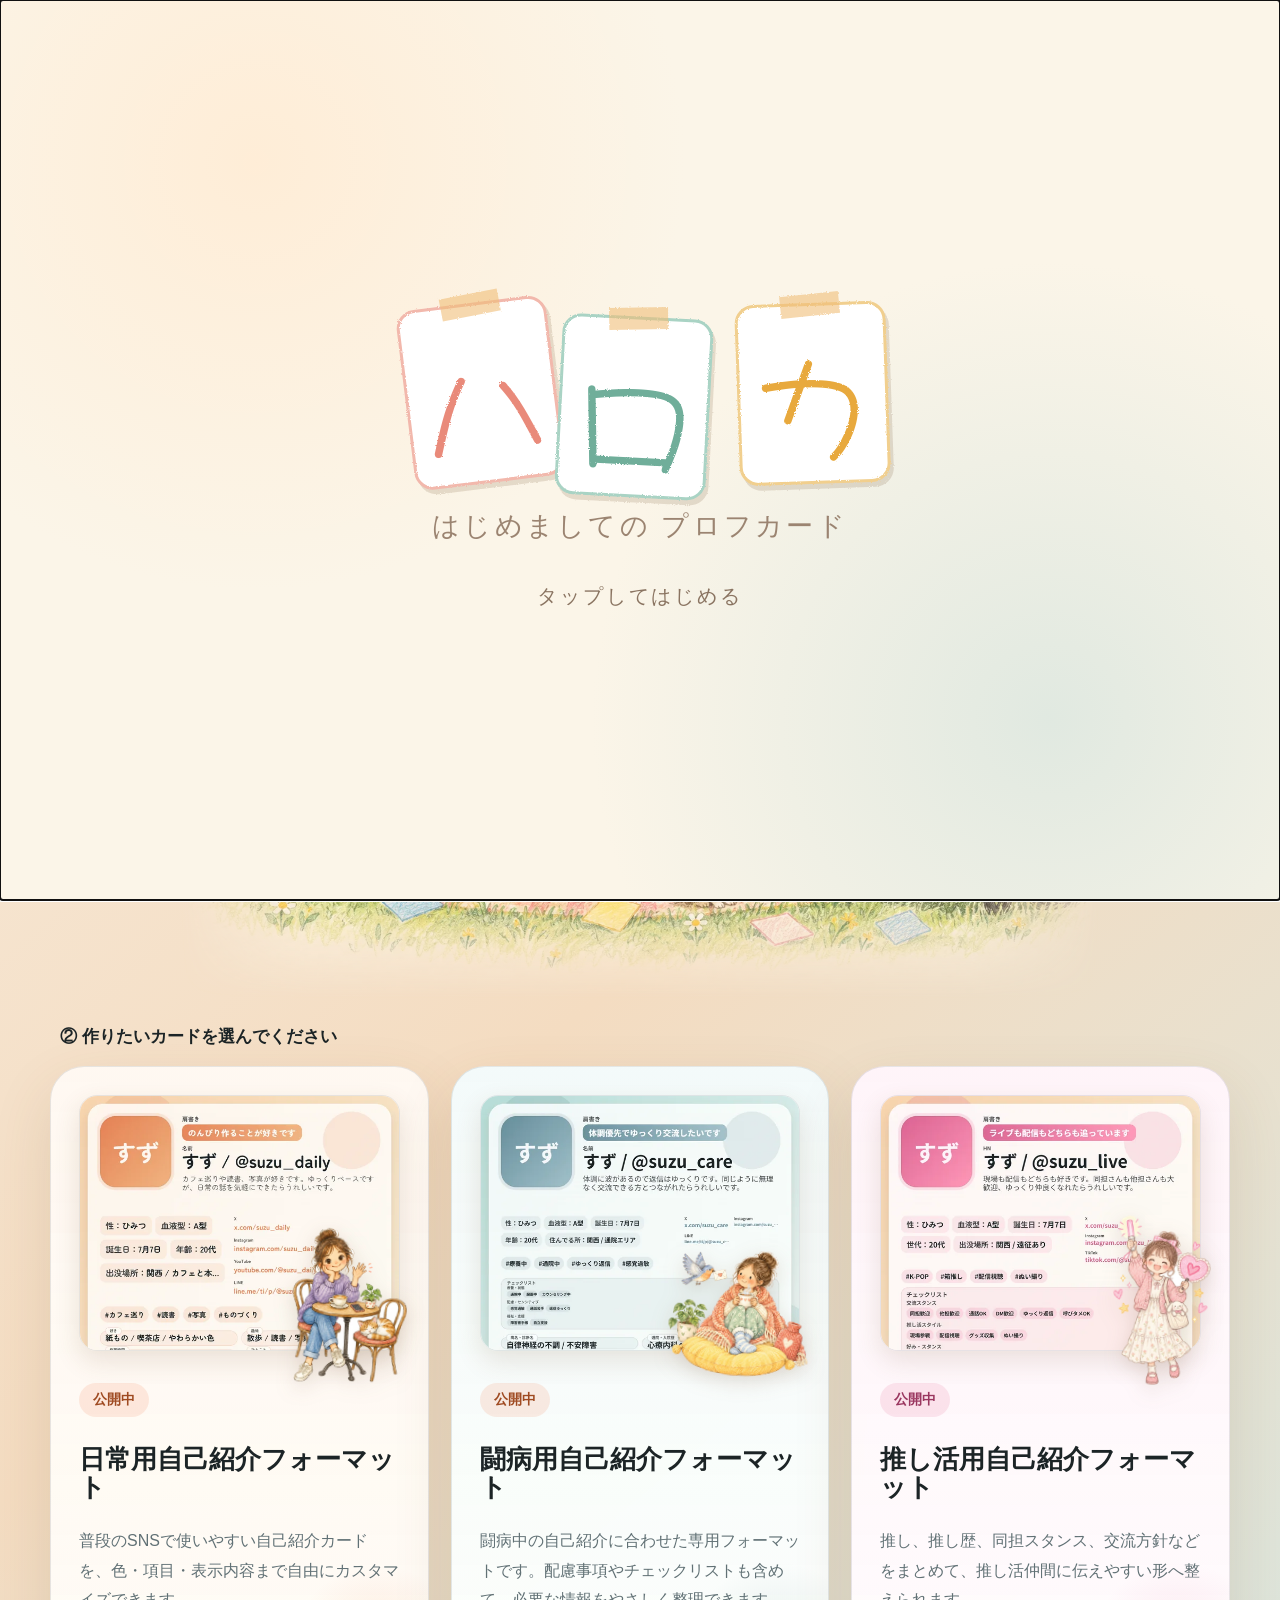
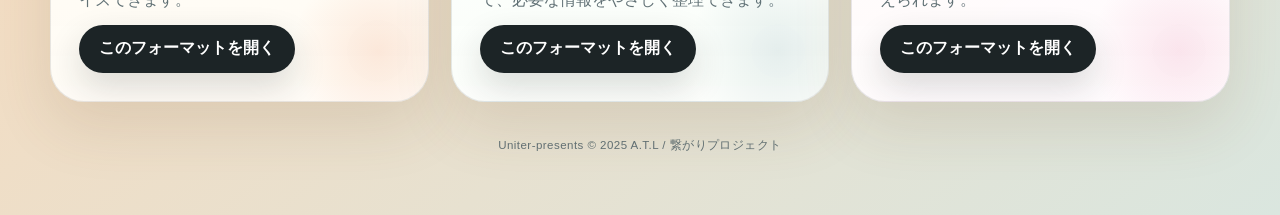
<file: index.html>
<!doctype html>
<html lang="ja">
<head>
  <meta charset="utf-8">
  <meta name="viewport" content="width=device-width, initial-scale=1">
  <title>ハロカ｜はじめましてのプロフカード</title>
  <meta name="description" content="入力するだけで、SNSの自己紹介カードと印刷できる名刺がつくれます。日常用・闘病用・推し活用。">
  <!-- リンクを貼った時のサムネイル（LINE・X・Facebook など） -->
  <meta property="og:type" content="website">
  <meta property="og:site_name" content="ハロカ｜はじめましてのプロフカード">
  <meta property="og:title" content="ハロカ ― はじめましてのプロフカード">
  <meta property="og:description" content="入力するだけで、SNSの自己紹介カードと印刷できる名刺がつくれます。日常用・闘病用・推し活用。">
  <meta property="og:url" content="https://sns-self-intro-card.netlify.app/">
  <meta property="og:image" content="https://sns-self-intro-card.netlify.app/ogp.jpg">
  <meta property="og:image:width" content="1200">
  <meta property="og:image:height" content="630">
  <meta property="og:locale" content="ja_JP">
  <meta name="twitter:card" content="summary_large_image">
  <meta name="twitter:title" content="ハロカ ― はじめましてのプロフカード">
  <meta name="twitter:description" content="入力するだけで、SNSの自己紹介カードと印刷できる名刺がつくれます。日常用・闘病用・推し活用。">
  <meta name="twitter:image" content="https://sns-self-intro-card.netlify.app/ogp.jpg">
  <link rel="preconnect" href="https://fonts.googleapis.com">
  <link rel="preconnect" href="https://fonts.gstatic.com" crossorigin>
  <link rel="stylesheet" href="https://fonts.googleapis.com/css2?family=Hachi+Maru+Pop&family=Yomogi&display=swap">
  <link rel="stylesheet" href="./hub.css?v=20260929b">
  <script>
    /* 入口（「ハロカ」だけの画面）は、この訪問で初めてトップを開いた時だけ出す */
    try { if (!sessionStorage.getItem("haroka_gate_seen")) document.documentElement.classList.add("haroka-gate-open"); }
    catch (e) { document.documentElement.classList.add("haroka-gate-open"); }
  </script>
</head>
<body class="hub-page">
  <div class="haroka-gate" id="harokaGate" role="button" tabindex="0" aria-label="ハロカをはじめる">
    <div class="haroka-logo haroka-logo-static" aria-hidden="true">
      <span class="haroka-cards"><span class="haroka-card k1">ハ</span><span class="haroka-card k2">ロ</span><span class="haroka-card k3">カ</span></span>
      <span class="haroka-tag">はじめましての プロフカード</span>
    </div>
    <p class="haroka-gate-hint">タップしてはじめる</p>
  </div>
  <div class="hub-shell">
    <header class="hub-hero">
      <div class="hero-main">
      <h1 class="haroka-logo" aria-label="ハロカ はじめましてのプロフカード">
        <span class="haroka-cards" aria-hidden="true"><span class="haroka-card k1">ハ</span><span class="haroka-card k2">ロ</span><span class="haroka-card k3">カ</span></span>
        <span class="haroka-tag" aria-hidden="true">はじめましての プロフカード</span>
      </h1>
      <svg class="haroka-filter" width="0" height="0" aria-hidden="true"><filter id="haroka-crayon"><feTurbulence type="fractalNoise" baseFrequency="0.9" numOctaves="2" seed="3"/><feDisplacementMap in="SourceGraphic" scale="2.6"/></filter></svg>
      <p class="lead">
        3つのカード（日常用・闘病用・推し活用）で同じ名前やSNSを使うなら、先に基本情報を入れておくと便利です。
        そのあと作りたいカードを選ぶと、SNS用カードと印刷して使える名刺を作れます。
      </p>
      </div>
      <aside class="hero-common" aria-label="基本情報">
        <p class="hero-common-step">① はじめに（任意）</p>
        <p class="hero-common-title">3つのカードで使い回す<br>基本情報</p>
        <p class="hero-common-status" id="heroCommonStatus">まだ入力していません</p>
        <button type="button" class="hero-common-button" id="heroCommonOpen">基本情報を入力する</button>
        <p class="hero-common-note">各カードのページで「トップページの基本情報を反映させる」にチェックを入れると、ここで入れた内容が入ります。</p>
      </aside>
    </header>

    <figure class="hero-welcome">
      <img src="./images/hero-welcome.webp" srcset="./images/hero-welcome-900.webp 900w, ./images/hero-welcome.webp 1536w" sizes="(max-width: 920px) 100vw, 920px" width="1536" height="1024" alt="人、動物、ロボット、空想の生き物たちが、名刺交換やスマホ、パソコン、スケッチブックなど思い思いのやり方で自己紹介し合っている手描きの絵">
    </figure>

    <details class="common-profile-card common-profile-details" id="commonProfile">
      <summary class="common-profile-summary">
        <span class="eyebrow">① 基本情報（任意）</span>
        <span class="common-profile-summary-title">基本情報をまとめて入れておく</span>
        <span class="common-profile-summary-note">3つのフォーマットで同じ名前やSNSを使い回したい時だけ。タップで開きます</span>
      </summary>
      <div class="common-profile-header">
        <div class="common-profile-head-row">
          <h2>① 基本情報（任意）</h2>
          <button type="button" class="common-profile-close" id="commonProfileClose">閉じる</button>
        </div>
        <p>
          名前からSNSまで、3つのカードで共通に使う内容を入れておけます。
          入れた内容は、このブラウザに自動で保存されます。
        </p>
      </div>

      <div class="common-profile-actions">
        <button type="button" class="primary-link" id="loadCommonProfileSample">入力例を入れる</button>
      </div>

      <form id="commonProfileForm" class="common-profile-form">
        <div class="common-profile-grid">
          <div class="common-field">
            <div class="common-label-row">
              <select id="displayNameLabel" name="displayNameLabel" class="common-select" aria-label="名前のプレビュー表示ラベル">
                <option value="名前">名前</option>
                <option value="HN">HN</option>
                <option value="通名">通名</option>
              </select>
            </div>
            <input id="displayName" name="displayName" type="text" maxlength="40" placeholder="みなと / @minato_create">
          </div>
          <div class="common-field">
            <div class="common-label-row">
              <select id="roleLabel" name="roleLabel" class="common-select" aria-label="肩書きのプレビュー表示ラベル">
                <option value="肩書き">肩書き</option>
                <option value="称号">称号</option>
                <option value="職業">職業</option>
                <option value="ランク">ランク</option>
              </select>
            </div>
            <input id="role" name="role" type="text" maxlength="48" placeholder="やさしい配色が好きなWebデザイナー">
          </div>
          <div class="common-field">
            <div class="common-label-row">
              <select id="genderLabel" name="genderLabel" class="common-select" aria-label="性のプレビュー表示ラベル">
                <option value="性">性</option>
                <option value="属性">属性</option>
                <option value="♂♀">♂♀</option>
                <option value="gender">gender</option>
              </select>
            </div>
            <input id="gender" name="gender" type="text" maxlength="24" placeholder="♀ / ♂ / nonbinary">
          </div>
          <div class="common-field">
            <div class="common-label-row">
              <select id="bloodLabel" name="bloodLabel" class="common-select" aria-label="血液型のプレビュー表示ラベル">
                <option value="血液型">血液型</option>
                <option value="血の種類">血の種類</option>
              </select>
            </div>
            <input id="blood" name="blood" type="text" maxlength="24" placeholder="A型 / AB型 / ひみつ">
          </div>
          <div class="common-field">
            <div class="common-label-row">
              <select id="birthdayLabel" name="birthdayLabel" class="common-select" aria-label="誕生日のプレビュー表示ラベル">
                <option value="誕生日">誕生日</option>
                <option value="記念日">記念日</option>
              </select>
            </div>
            <input id="birthday" name="birthday" type="text" maxlength="24" placeholder="4月18日 / 記念日">
          </div>
          <div class="common-field">
            <div class="common-label-row">
              <select id="ageLabel" name="ageLabel" class="common-select" aria-label="年齢のプレビュー表示ラベル">
                <option value="年齢">年齢</option>
                <option value="世代">世代</option>
              </select>
            </div>
            <input id="age" name="age" type="text" maxlength="24" placeholder="20代 / Z世代">
          </div>
          <div class="common-field common-field-full">
            <div class="common-label-row">
              <select id="locationLabel" name="locationLabel" class="common-select" aria-label="住んでる所のプレビュー表示ラベル">
                <option value="住んでる所">住んでる所</option>
                <option value="出身地">出身地</option>
                <option value="生息地">生息地</option>
                <option value="出没場所">出没場所</option>
              </select>
            </div>
            <input id="location" name="location" type="text" maxlength="40" placeholder="東京 / 出身地 / よくいる場所">
          </div>
        </div>

        <label class="common-field">
          <span>自己紹介</span>
          <textarea id="intro" name="intro" rows="4" maxlength="180" placeholder="共通で使いたい自己紹介文を短めに入れておくと、あとで整理しやすいです。"></textarea>
        </label>

        <label class="common-field">
          <span>タグ</span>
          <input id="tags" name="tags" type="text" maxlength="120" placeholder="デザイン, 読書, ゆっくり返信">
        </label>

        <div class="common-social-section">
          <h3>SNSリンク</h3>
          <div class="common-social-grid">
            <label class="common-field common-inline-field">
              <span>表示名</span>
              <input id="socialXLabel" name="socialXLabel" type="text" maxlength="20" placeholder="X / BOOTH / ブログ">
              <input id="socialX" name="socialX" type="url" maxlength="160" placeholder="https://example.com/your_link">
            </label>
            <label class="common-field common-inline-field">
              <span>表示名</span>
              <input id="socialInstagramLabel" name="socialInstagramLabel" type="text" maxlength="20" placeholder="Instagram / 通販 / サイト">
              <input id="socialInstagram" name="socialInstagram" type="url" maxlength="160" placeholder="https://example.com/your_link">
            </label>
            <label class="common-field common-inline-field">
              <span>表示名</span>
              <input id="socialThreadsLabel" name="socialThreadsLabel" type="text" maxlength="20" placeholder="Threads / Lit.Link / ブログ">
              <input id="socialThreads" name="socialThreads" type="url" maxlength="160" placeholder="https://example.com/your_link">
            </label>
            <label class="common-field common-inline-field">
              <span>表示名</span>
              <input id="socialTikTokLabel" name="socialTikTokLabel" type="text" maxlength="20" placeholder="TikTok / YouTube / 公式">
              <input id="socialTikTok" name="socialTikTok" type="url" maxlength="160" placeholder="https://example.com/your_link">
            </label>
          </div>
        </div>
      </form>
      <button type="button" class="common-profile-done" id="commonProfileDone">入力できたら ② 作りたいカードを選ぶ ↓</button>
    </details>

    <p class="format-lead" id="formatLead">② 作りたいカードを選んでください</p>
    <main class="format-grid">
      <a class="format-card daily-card" href="./daily-format.html">
        <span class="format-sample-wrap">
          <img class="format-sample" src="./samples/daily.webp" alt="日常用自己紹介カードの見本" loading="lazy">
          <img class="format-illust format-illust-daily" src="./images/fmt_daily.webp" alt="カフェで手を振る人と眠る猫のイラスト" loading="lazy">
        </span>
        <span class="status-badge">公開中</span>
        <h2>日常用自己紹介フォーマット</h2>
        <p>
          普段のSNSで使いやすい自己紹介カードを、色・項目・表示内容まで自由にカスタマイズできます。
        </p>
        <span class="card-link">このフォーマットを開く</span>
      </a>

      <a class="format-card medical-card" href="./medical-format.html">
        <span class="format-sample-wrap">
          <img class="format-sample" src="./samples/medical.webp" alt="闘病用自己紹介カードの見本" loading="lazy">
          <img class="format-illust format-illust-medical" src="./images/fmt_medical.webp" alt="毛布にくるまり温かい飲み物でひと休みする人と、手紙を運ぶ小鳥のイラスト" loading="lazy">
        </span>
        <span class="status-badge">公開中</span>
        <h2>闘病用自己紹介フォーマット</h2>
        <p>
          闘病中の自己紹介に合わせた専用フォーマットです。配慮事項やチェックリストも含めて、必要な情報をやさしく整理できます。
        </p>
        <span class="card-link">このフォーマットを開く</span>
      </a>

      <a class="format-card oshi-card" href="./oshi-format.html">
        <span class="format-sample-wrap">
          <img class="format-sample" src="./samples/oshi.webp" alt="推し活用自己紹介カードの見本" loading="lazy">
          <img class="format-illust format-illust-oshi" src="./images/fmt_oshi.webp" alt="ペンライトとハートのうちわを掲げて推しを応援する人のイラスト" loading="lazy">
        </span>
        <span class="status-badge oshi-badge">公開中</span>
        <h2>推し活用自己紹介フォーマット</h2>
        <p>
          推し、推し歴、同担スタンス、交流方針などをまとめて、推し活仲間に伝えやすい形へ整えられます。
        </p>
        <span class="card-link">このフォーマットを開く</span>
      </a>
    </main>


  <p style="margin:36px 0 6px;text-align:center;font-size:0.72rem;letter-spacing:0.04em;color:var(--muted,#617175);">Uniter-presents © 2025 A.T.L / 繋がりプロジェクト</p>
  </div>
  <script src="./common-profile.js?v=20260621f"></script>
  <script src="./hub.js?v=20260621e"></script>
  <script src="./hub-hero.js?v=20260927b"></script>
  <script src="./haroka-bgm.js?v=20260929d"></script>
  <script src="./haroka-gate.js?v=20260929a"></script>
</body>
</html>
</file>
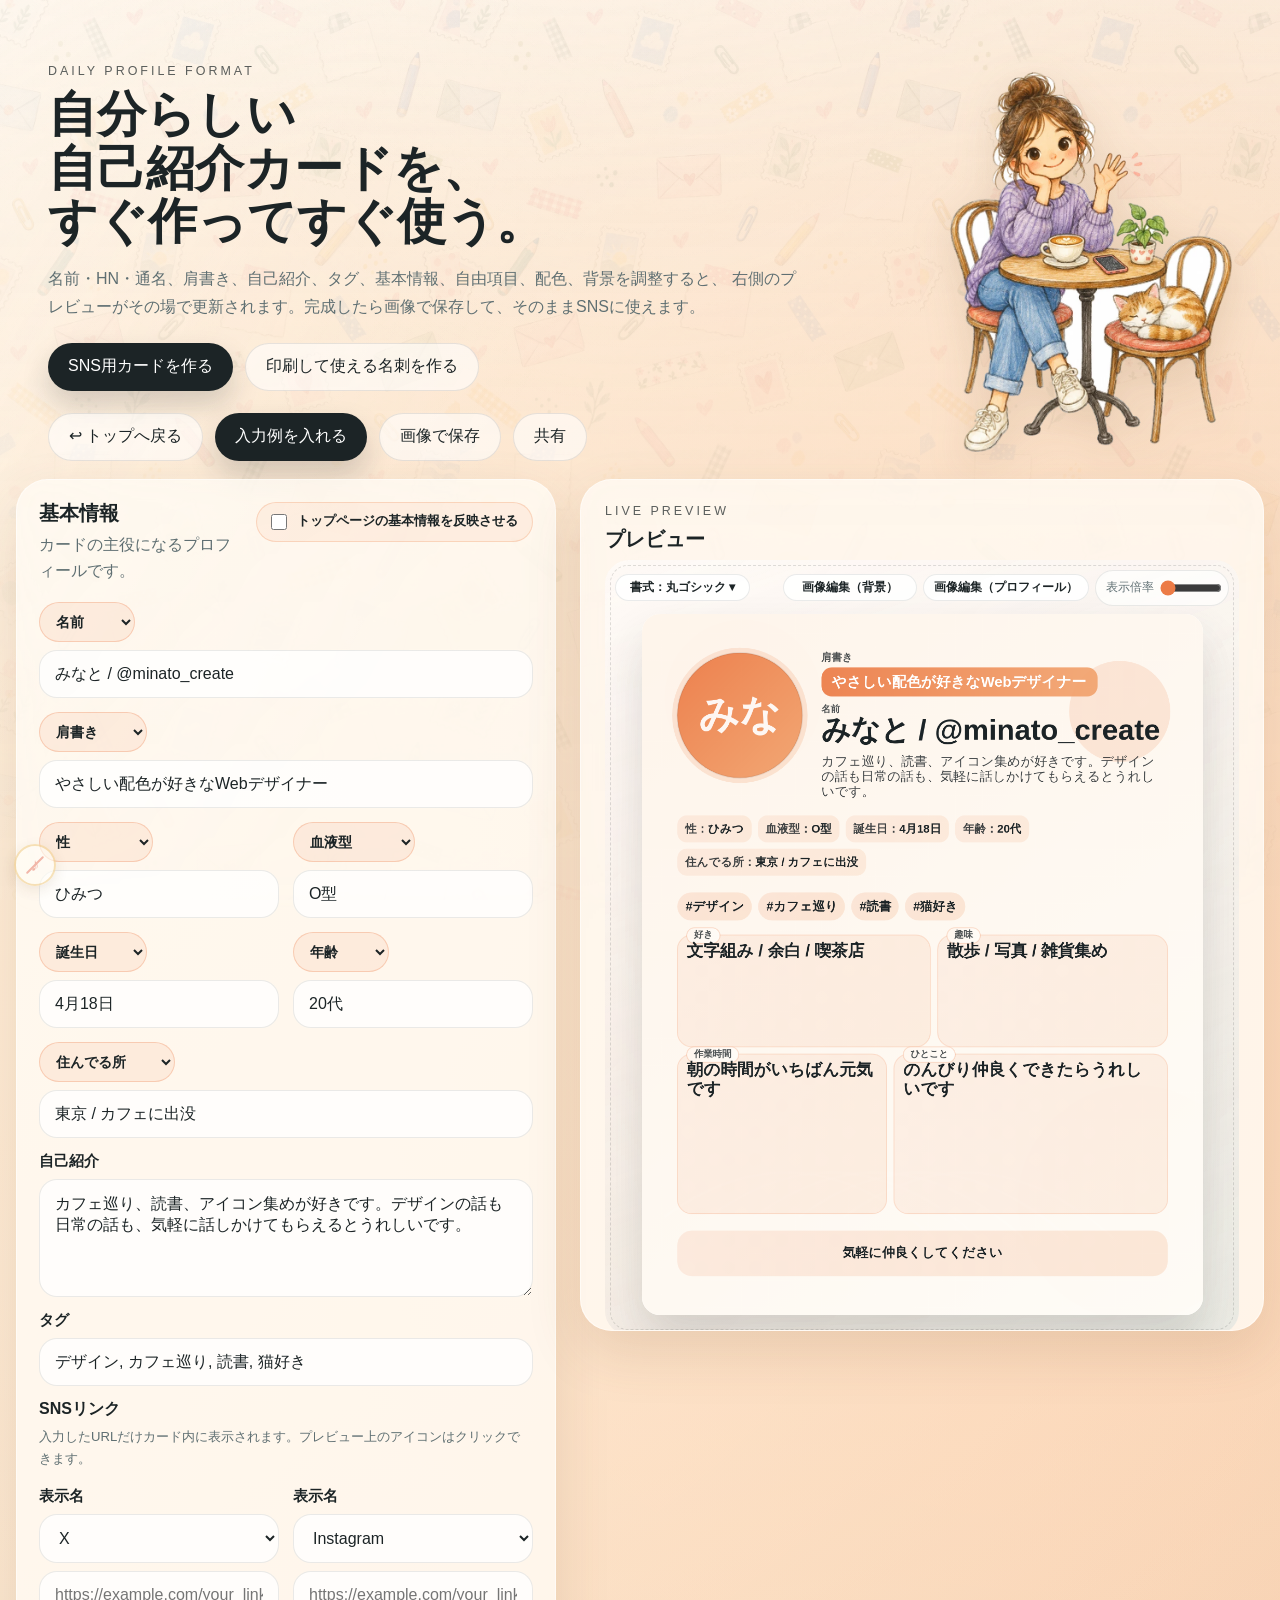
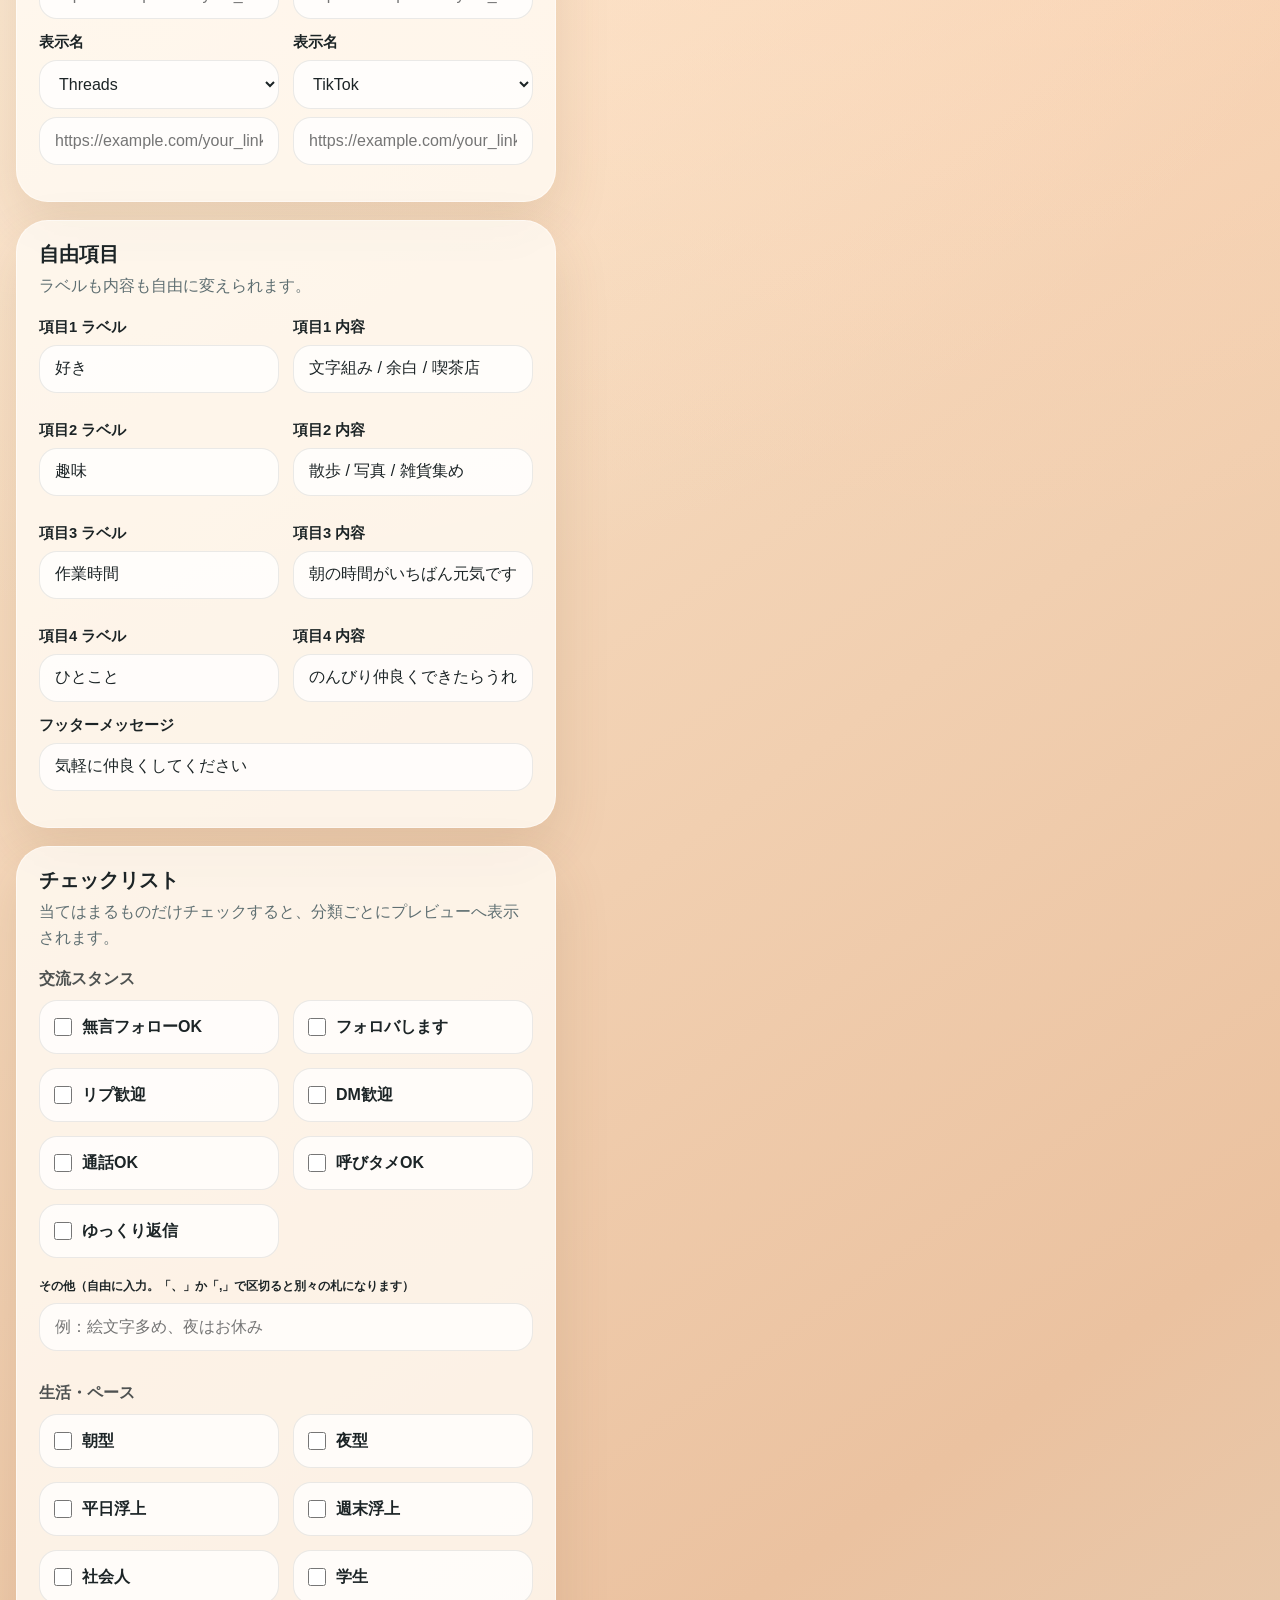
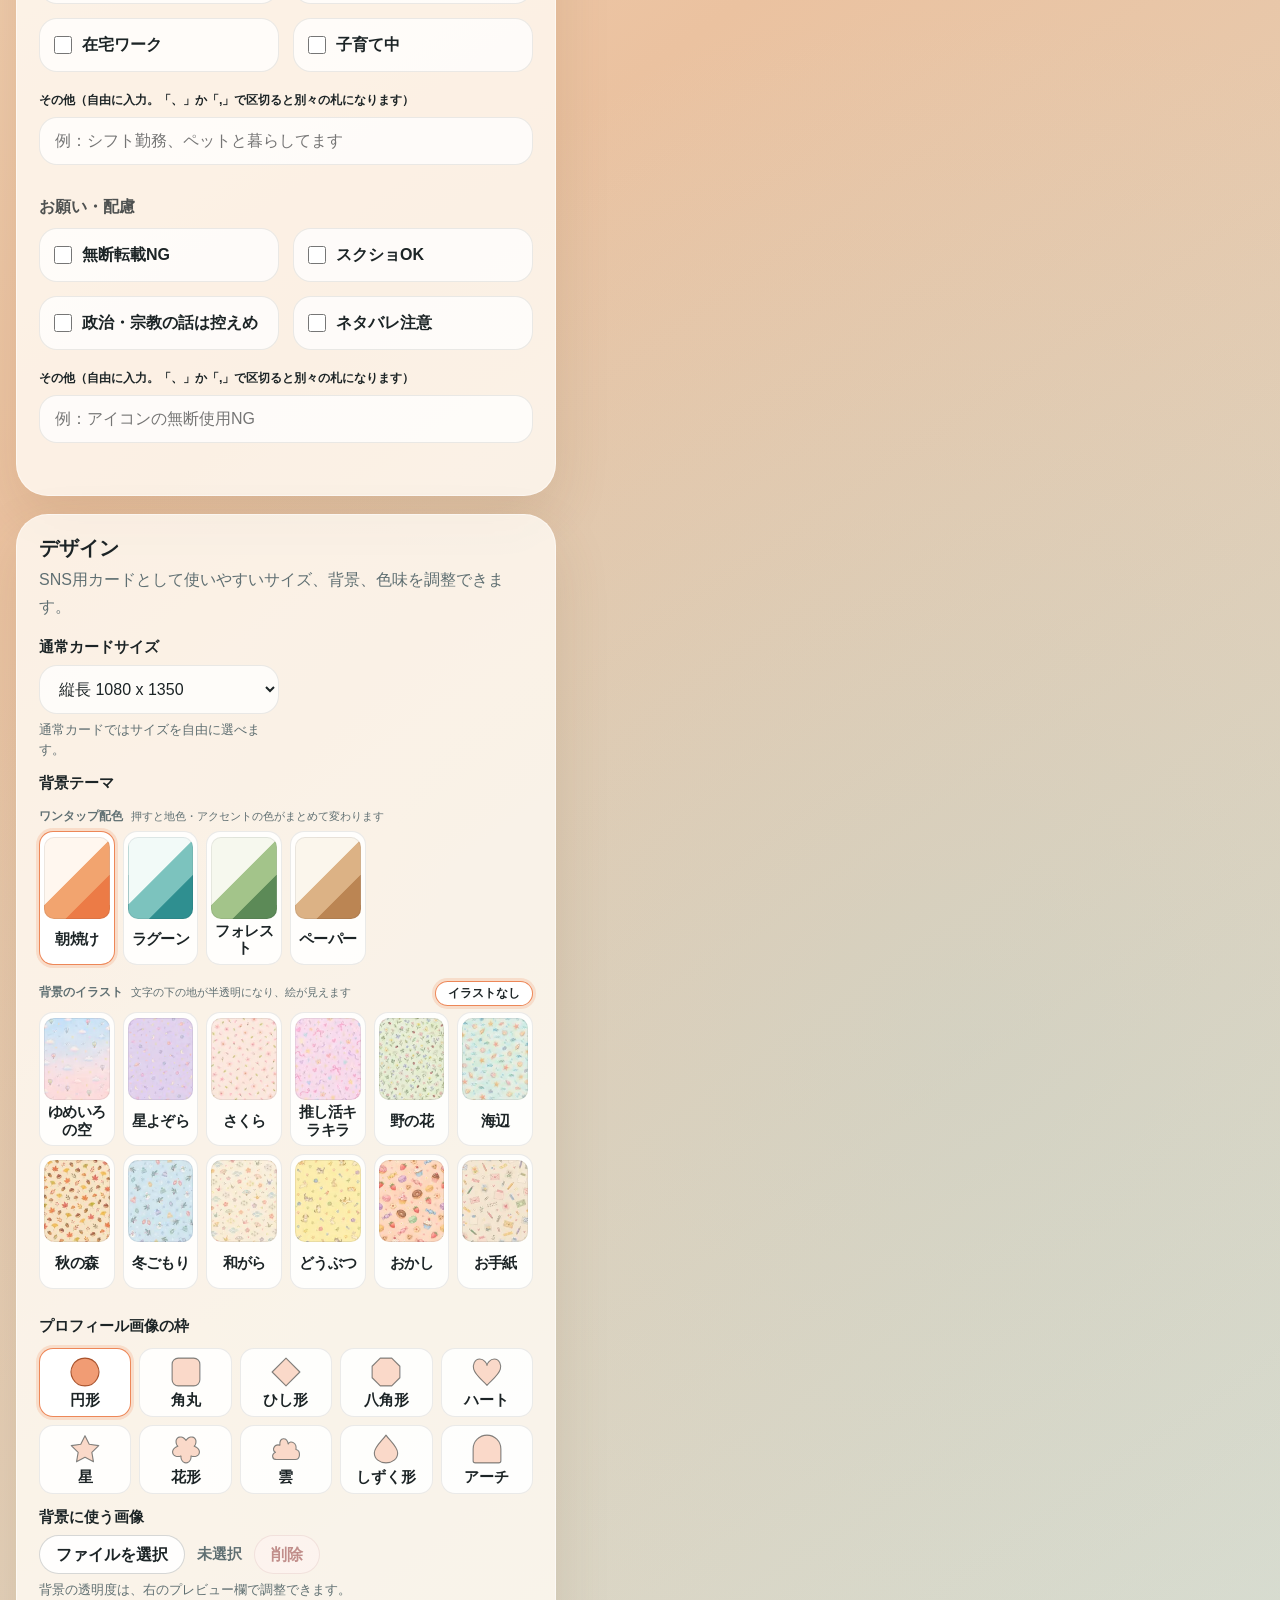
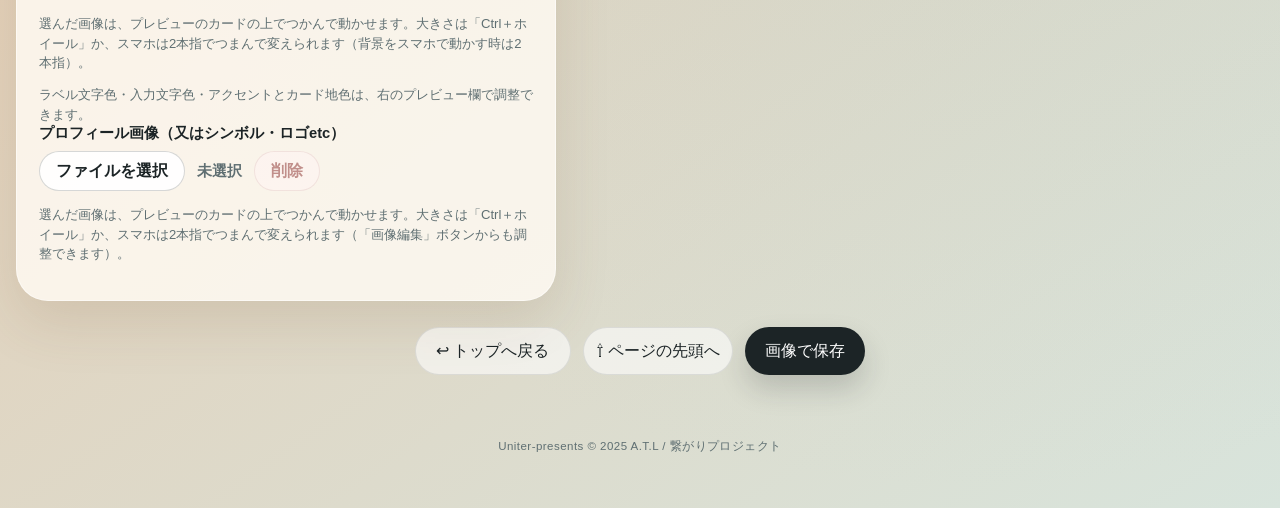
<file: daily-format.html>
<!doctype html>
<html lang="ja">
<head>
  <meta charset="utf-8">
  <meta name="viewport" content="width=device-width, initial-scale=1">
  <title>日常用の自己紹介カード｜ハロカ</title>
  <meta name="description" content="入力するだけで、SNSの自己紹介カードと印刷できる名刺がつくれます。日常用・闘病用・推し活用。">
  <!-- リンクを貼った時のサムネイル（LINE・X・Facebook など） -->
  <meta property="og:type" content="website">
  <meta property="og:site_name" content="ハロカ｜はじめましてのプロフカード">
  <meta property="og:title" content="日常用の自己紹介カード｜ハロカ">
  <meta property="og:description" content="入力するだけで、SNSの自己紹介カードと印刷できる名刺がつくれます。日常用・闘病用・推し活用。">
  <meta property="og:url" content="https://sns-self-intro-card.netlify.app/daily-format.html">
  <meta property="og:image" content="https://sns-self-intro-card.netlify.app/ogp.jpg">
  <meta property="og:image:width" content="1200">
  <meta property="og:image:height" content="630">
  <meta property="og:locale" content="ja_JP">
  <meta name="twitter:card" content="summary_large_image">
  <meta name="twitter:title" content="日常用の自己紹介カード｜ハロカ">
  <meta name="twitter:description" content="入力するだけで、SNSの自己紹介カードと印刷できる名刺がつくれます。日常用・闘病用・推し活用。">
  <meta name="twitter:image" content="https://sns-self-intro-card.netlify.app/ogp.jpg">
  <link rel="stylesheet" href="./style.css?v=20260929e">
  <link rel="preconnect" href="https://fonts.googleapis.com">
  <link rel="preconnect" href="https://fonts.gstatic.com" crossorigin>
  <link rel="stylesheet" href="https://fonts.googleapis.com/css2?family=Noto+Sans+JP:wght@400;700&family=Zen+Maru+Gothic:wght@400;700&family=Shippori+Mincho:wght@400;700&family=DotGothic16&family=Noto+Serif+JP:wght@400;700&family=RocknRoll+One&family=Rampart+One&family=Klee+One:wght@400;600&family=Stick&family=Dela+Gothic+One&family=Yusei+Magic&family=Hachi+Maru+Pop&family=Kaisei+Decol:wght@400;700&family=Mochiy+Pop+One&family=Reggae+One&display=swap">
</head>
<body class="daily-page">
  <div class="page-shell">
    <header class="hero">
      <p class="eyebrow">DAILY PROFILE FORMAT</p>
      <h1>自分らしい<br>自己紹介カードを、<br>すぐ作ってすぐ使う。</h1>
      <p class="lead">
        名前・HN・通名、肩書き、自己紹介、タグ、基本情報、自由項目、配色、背景を調整すると、
        右側のプレビューがその場で更新されます。完成したら画像で保存して、そのままSNSに使えます。
      </p>
      <div class="mode-switch" aria-label="作成モード">
        <a class="mode-link is-active" href="./daily-format.html" aria-current="page">SNS用カードを作る</a>
        <a class="mode-link" href="./daily-print.html">印刷して使える名刺を作る</a>
      </div>
      <div class="hero-actions">
        <button type="button" class="ghost" onclick="location.href='./index.html'">↩ トップへ戻る</button>
        <button type="button" class="primary" id="loadSample">入力例を入れる</button>
        <button type="button" class="ghost" id="downloadCard">画像で保存</button>
        <button type="button" class="ghost" id="shareCard">共有</button>
      </div>
      <img class="hero-illust" src="./images/hero-daily.webp" alt="" aria-hidden="true">
    </header>

    <main class="layout">
      <section class="editor">
        <form id="cardForm">
          <section class="panel">
            <div class="panel-header panel-header-with-sync">
              <div class="panel-header-copy">
                <h2>基本情報</h2>
                <p>カードの主役になるプロフィールです。</p>
              </div>
              <label class="common-sync-inline">
                <input id="useCommonProfile" name="useCommonProfile" type="checkbox">
                <span>トップページの基本情報を反映させる</span>
              </label>
            </div>
            <div class="field">
              <div class="label-row">
                <select id="displayNameLabel" name="displayNameLabel" class="label-select" aria-label="名前のプレビュー表示ラベル">
                  <option value="名前">名前</option>
                  <option value="HN">HN</option>
                  <option value="通名">通名</option>
                </select>
              </div>
              <input id="displayName" name="displayName" type="text" maxlength="40" placeholder="みなと / @minato_create">
            </div>
            <div class="field">
              <div class="label-row">
                <select id="roleLabel" name="roleLabel" class="label-select" aria-label="肩書きのプレビュー表示ラベル">
                  <option value="肩書き">肩書き</option>
                  <option value="称号">称号</option>
                  <option value="職業">職業</option>
                  <option value="ランク">ランク</option>
                </select>
              </div>
              <input id="role" name="role" type="text" maxlength="48" placeholder="やさしい配色が好きなWebデザイナー">
            </div>
            <div class="field-grid">
              <div class="field">
                <div class="label-row">
                  <select id="genderLabel" name="genderLabel" class="label-select" aria-label="性のプレビュー表示ラベル">
                    <option value="性">性</option>
                    <option value="属性">属性</option>
                    <option value="♂♀">♂♀</option>
                    <option value="gender">gender</option>
                  </select>
                </div>
                <input id="gender" name="gender" type="text" maxlength="24" placeholder="♀ / ♂ / nonbinary">
              </div>
              <div class="field">
                <div class="label-row">
                  <select id="bloodLabel" name="bloodLabel" class="label-select" aria-label="血液型のプレビュー表示ラベル">
                    <option value="血液型">血液型</option>
                    <option value="血の種類">血の種類</option>
                  </select>
                </div>
                <input id="blood" name="blood" type="text" maxlength="24" placeholder="A型 / AB型 / ひみつ">
              </div>
            </div>
            <div class="field-grid">
              <div class="field">
                <div class="label-row">
                  <select id="birthdayLabel" name="birthdayLabel" class="label-select" aria-label="誕生日のプレビュー表示ラベル">
                    <option value="誕生日">誕生日</option>
                    <option value="記念日">記念日</option>
                  </select>
                </div>
                <input id="birthday" name="birthday" type="text" maxlength="24" placeholder="4月18日 / 記念日">
              </div>
              <div class="field">
                <div class="label-row">
                  <select id="ageLabel" name="ageLabel" class="label-select" aria-label="年齢のプレビュー表示ラベル">
                    <option value="年齢">年齢</option>
                    <option value="世代">世代</option>
                  </select>
                </div>
                <input id="age" name="age" type="text" maxlength="24" placeholder="20代 / Z世代">
              </div>
            </div>
            <div class="field">
              <div class="label-row">
                <select id="locationLabel" name="locationLabel" class="label-select" aria-label="住んでる所のプレビュー表示ラベル">
                  <option value="住んでる所">住んでる所</option>
                  <option value="出身地">出身地</option>
                  <option value="生息地">生息地</option>
                  <option value="出没場所">出没場所</option>
                </select>
              </div>
              <input id="location" name="location" type="text" maxlength="40" placeholder="東京 / 出身地 / よくいる場所">
            </div>
            <label class="field">
              <span>自己紹介</span>
              <textarea id="intro" name="intro" rows="4" maxlength="180" placeholder="好きなことや気軽に話しかけてもらいたい内容を書いてみましょう。"></textarea>
            </label>
            <label class="field">
              <span>タグ</span>
              <input id="tags" name="tags" type="text" maxlength="120" placeholder="デザイン, カフェ巡り, 読書, 猫好き">
            </label>
            <div class="field">
              <div class="panel-header compact">
                <h2>SNSリンク</h2>
                <p>入力したURLだけカード内に表示されます。プレビュー上のアイコンはクリックできます。</p>
              </div>
              <div class="social-input-grid">
                <label class="field inline-field">
                  <span>表示名</span>
                  <select id="socialXLabelChoice" class="social-label-choice" data-label-target="socialXLabel" aria-label="表示名を選択">
                    <option value="X">X</option>
                    <option value="Instagram">Instagram</option>
                    <option value="Threads">Threads</option>
                    <option value="TikTok">TikTok</option>
                    <option value="YouTube">YouTube</option>
                    <option value="Bluesky">Bluesky</option>
                    <option value="LINE">LINE</option>
                    <option value="Facebook">Facebook</option>
                    <option value="note">note</option>
                    <option value="BOOTH">BOOTH</option>
                    <option value="pixiv">pixiv</option>
                    <option value="Lit.Link">Lit.Link</option>
                    <option value="ブログ">ブログ</option>
                    <option value="公式サイト">公式サイト</option>
                    <option value="通販">通販</option>
                    <option value="__other__">その他（自由入力）</option>
                  </select>
                  <input id="socialXLabel" name="socialXLabel" type="text" maxlength="20" placeholder="表示名を入力" class="social-label-custom" hidden>
                  <input id="socialX" name="socialX" type="url" maxlength="160" placeholder="https://example.com/your_link">
                </label>
                <label class="field inline-field">
                  <span>表示名</span>
                  <select id="socialInstagramLabelChoice" class="social-label-choice" data-label-target="socialInstagramLabel" aria-label="表示名を選択">
                    <option value="X">X</option>
                    <option value="Instagram">Instagram</option>
                    <option value="Threads">Threads</option>
                    <option value="TikTok">TikTok</option>
                    <option value="YouTube">YouTube</option>
                    <option value="Bluesky">Bluesky</option>
                    <option value="LINE">LINE</option>
                    <option value="Facebook">Facebook</option>
                    <option value="note">note</option>
                    <option value="BOOTH">BOOTH</option>
                    <option value="pixiv">pixiv</option>
                    <option value="Lit.Link">Lit.Link</option>
                    <option value="ブログ">ブログ</option>
                    <option value="公式サイト">公式サイト</option>
                    <option value="通販">通販</option>
                    <option value="__other__">その他（自由入力）</option>
                  </select>
                  <input id="socialInstagramLabel" name="socialInstagramLabel" type="text" maxlength="20" placeholder="表示名を入力" class="social-label-custom" hidden>
                  <input id="socialInstagram" name="socialInstagram" type="url" maxlength="160" placeholder="https://example.com/your_link">
                </label>
                <label class="field inline-field">
                  <span>表示名</span>
                  <select id="socialThreadsLabelChoice" class="social-label-choice" data-label-target="socialThreadsLabel" aria-label="表示名を選択">
                    <option value="X">X</option>
                    <option value="Instagram">Instagram</option>
                    <option value="Threads">Threads</option>
                    <option value="TikTok">TikTok</option>
                    <option value="YouTube">YouTube</option>
                    <option value="Bluesky">Bluesky</option>
                    <option value="LINE">LINE</option>
                    <option value="Facebook">Facebook</option>
                    <option value="note">note</option>
                    <option value="BOOTH">BOOTH</option>
                    <option value="pixiv">pixiv</option>
                    <option value="Lit.Link">Lit.Link</option>
                    <option value="ブログ">ブログ</option>
                    <option value="公式サイト">公式サイト</option>
                    <option value="通販">通販</option>
                    <option value="__other__">その他（自由入力）</option>
                  </select>
                  <input id="socialThreadsLabel" name="socialThreadsLabel" type="text" maxlength="20" placeholder="表示名を入力" class="social-label-custom" hidden>
                  <input id="socialThreads" name="socialThreads" type="url" maxlength="160" placeholder="https://example.com/your_link">
                </label>
                <label class="field inline-field">
                  <span>表示名</span>
                  <select id="socialTikTokLabelChoice" class="social-label-choice" data-label-target="socialTikTokLabel" aria-label="表示名を選択">
                    <option value="X">X</option>
                    <option value="Instagram">Instagram</option>
                    <option value="Threads">Threads</option>
                    <option value="TikTok">TikTok</option>
                    <option value="YouTube">YouTube</option>
                    <option value="Bluesky">Bluesky</option>
                    <option value="LINE">LINE</option>
                    <option value="Facebook">Facebook</option>
                    <option value="note">note</option>
                    <option value="BOOTH">BOOTH</option>
                    <option value="pixiv">pixiv</option>
                    <option value="Lit.Link">Lit.Link</option>
                    <option value="ブログ">ブログ</option>
                    <option value="公式サイト">公式サイト</option>
                    <option value="通販">通販</option>
                    <option value="__other__">その他（自由入力）</option>
                  </select>
                  <input id="socialTikTokLabel" name="socialTikTokLabel" type="text" maxlength="20" placeholder="表示名を入力" class="social-label-custom" hidden>
                  <input id="socialTikTok" name="socialTikTok" type="url" maxlength="160" placeholder="https://example.com/your_link">
                </label>
              </div>
            </div>
          </section>

          <section class="panel">
            <div class="panel-header">
              <h2>自由項目</h2>
              <p>ラベルも内容も自由に変えられます。</p>
            </div>
            <div class="item-grid">
              <div class="pair">
                <label class="field">
                  <span>項目1 ラベル</span>
                  <input id="item1Label" name="item1Label" type="text" maxlength="18">
                </label>
                <label class="field">
                  <span>項目1 内容</span>
                  <input id="item1Value" name="item1Value" type="text" maxlength="50">
                </label>
              </div>
              <div class="pair">
                <label class="field">
                  <span>項目2 ラベル</span>
                  <input id="item2Label" name="item2Label" type="text" maxlength="18">
                </label>
                <label class="field">
                  <span>項目2 内容</span>
                  <input id="item2Value" name="item2Value" type="text" maxlength="50">
                </label>
              </div>
              <div class="pair">
                <label class="field">
                  <span>項目3 ラベル</span>
                  <input id="item3Label" name="item3Label" type="text" maxlength="18">
                </label>
                <label class="field">
                  <span>項目3 内容</span>
                  <input id="item3Value" name="item3Value" type="text" maxlength="50">
                </label>
              </div>
              <div class="pair">
                <label class="field">
                  <span>項目4 ラベル</span>
                  <input id="item4Label" name="item4Label" type="text" maxlength="18">
                </label>
                <label class="field">
                  <span>項目4 内容</span>
                  <input id="item4Value" name="item4Value" type="text" maxlength="50">
                </label>
              </div>
            </div>
            <label class="field">
              <span>フッターメッセージ</span>
              <input id="footerMessage" name="footerMessage" type="text" maxlength="64" placeholder="気軽に仲良くしてください">
            </label>
          </section>

          <section class="panel">
            <div class="panel-header">
              <h2>チェックリスト</h2>
              <p>当てはまるものだけチェックすると、分類ごとにプレビューへ表示されます。</p>
            </div>
            <div class="checklist-sections">
              <section class="check-group">
                <h3>交流スタンス</h3>
                <div class="checklist-grid">
                  <label class="check-option"><input id="checkSilentFollow" name="checkSilentFollow" type="checkbox"><span>無言フォローOK</span></label>
                  <label class="check-option"><input id="checkFollowBack" name="checkFollowBack" type="checkbox"><span>フォロバします</span></label>
                  <label class="check-option"><input id="checkReplyWelcome" name="checkReplyWelcome" type="checkbox"><span>リプ歓迎</span></label>
                  <label class="check-option"><input id="checkDmWelcome" name="checkDmWelcome" type="checkbox"><span>DM歓迎</span></label>
                  <label class="check-option"><input id="checkCallOk" name="checkCallOk" type="checkbox"><span>通話OK</span></label>
                  <label class="check-option"><input id="checkCasualOk" name="checkCasualOk" type="checkbox"><span>呼びタメOK</span></label>
                  <label class="check-option"><input id="checkSlowReply" name="checkSlowReply" type="checkbox"><span>ゆっくり返信</span></label>
                </div>
                <label class="field check-custom"><span>その他（自由に入力。「、」か「,」で区切ると別々の札になります）</span><input id="checkCustomDailyTalk" name="checkCustomDailyTalk" type="text" maxlength="60" placeholder="例：絵文字多め、夜はお休み"></label>
              </section>

              <section class="check-group">
                <h3>生活・ペース</h3>
                <div class="checklist-grid">
                  <label class="check-option"><input id="checkMorning" name="checkMorning" type="checkbox" data-exclusive="dayRhythm"><span>朝型</span></label>
                  <label class="check-option"><input id="checkNight" name="checkNight" type="checkbox" data-exclusive="dayRhythm"><span>夜型</span></label>
                  <label class="check-option"><input id="checkWeekday" name="checkWeekday" type="checkbox"><span>平日浮上</span></label>
                  <label class="check-option"><input id="checkWeekend" name="checkWeekend" type="checkbox"><span>週末浮上</span></label>
                  <label class="check-option"><input id="checkWorker" name="checkWorker" type="checkbox"><span>社会人</span></label>
                  <label class="check-option"><input id="checkStudent" name="checkStudent" type="checkbox"><span>学生</span></label>
                  <label class="check-option"><input id="checkRemoteWork" name="checkRemoteWork" type="checkbox"><span>在宅ワーク</span></label>
                  <label class="check-option"><input id="checkParenting" name="checkParenting" type="checkbox"><span>子育て中</span></label>
                </div>
                <label class="field check-custom"><span>その他（自由に入力。「、」か「,」で区切ると別々の札になります）</span><input id="checkCustomDailyLife" name="checkCustomDailyLife" type="text" maxlength="60" placeholder="例：シフト勤務、ペットと暮らしてます"></label>
              </section>

              <section class="check-group">
                <h3>お願い・配慮</h3>
                <div class="checklist-grid">
                  <label class="check-option"><input id="checkNoRepost" name="checkNoRepost" type="checkbox"><span>無断転載NG</span></label>
                  <label class="check-option"><input id="checkScreenshotOk" name="checkScreenshotOk" type="checkbox"><span>スクショOK</span></label>
                  <label class="check-option"><input id="checkNoPolitics" name="checkNoPolitics" type="checkbox"><span>政治・宗教の話は控えめ</span></label>
                  <label class="check-option"><input id="checkSpoilerCare" name="checkSpoilerCare" type="checkbox"><span>ネタバレ注意</span></label>
                </div>
                <label class="field check-custom"><span>その他（自由に入力。「、」か「,」で区切ると別々の札になります）</span><input id="checkCustomDailyCare" name="checkCustomDailyCare" type="text" maxlength="60" placeholder="例：アイコンの無断使用NG"></label>
              </section>
            </div>
          </section>

          <section class="panel">
            <div class="panel-header">
              <h2>デザイン</h2>
              <p>SNS用カードとして使いやすいサイズ、背景、色味を調整できます。</p>
            </div>
            <div class="field-grid">
              <label class="field">
                <span>通常カードサイズ</span>
                <select id="sizePreset" name="sizePreset">
                  <option value="portrait">縦長 1080 x 1350</option>
                  <option value="square">正方形 1080 x 1080</option>
                  <option value="story">ストーリー 1080 x 1920</option>
                </select>
                <p class="field-note" id="sizePresetNote">通常カードではサイズを自由に選べます。</p>
              </label>
            </div>
            <div class="field-grid">
              <label class="field">
                <span>背景テーマ</span>
                <select id="themePreset" name="themePreset" class="theme-picker-native">
                  <option value="sunrise">朝焼け</option>
                  <option value="lagoon">ラグーン</option>
                  <option value="forest">フォレスト</option>
                  <option value="paper">ペーパー</option>
                  <option value="illust-sky">ゆめいろの空</option>
                  <option value="illust-night">星よぞら</option>
                  <option value="illust-sakura">さくら</option>
                  <option value="illust-oshi">推し活キラキラ</option>
                  <option value="illust-meadow">野の花</option>
                  <option value="illust-sea">海辺</option>
                  <option value="illust-autumn">秋の森</option>
                  <option value="illust-winter">冬ごもり</option>
                  <option value="illust-wagara">和がら</option>
                  <option value="illust-paws">どうぶつ</option>
                  <option value="illust-sweets">おかし</option>
                  <option value="illust-letters">お手紙</option>
                </select>
              </label>
              <label class="field">
                <span>プロフィール画像の枠</span>
                <select id="avatarShape" name="avatarShape" class="avatar-shape-native">
                  <option value="circle">円形</option>
                  <option value="rounded">角丸</option>
                  <option value="diamond">ひし形</option>
                  <option value="octagon">八角形</option>
                  <option value="heart">ハート</option>
                  <option value="star">星</option>
                  <option value="flower">花形</option>
                  <option value="cloud">雲</option>
                  <option value="drop">しずく形</option>
                  <option value="arch">アーチ</option>
                </select>
              </label>
            </div>
            <div class="field file-field" id="backgroundImageField" hidden>
              <span>背景に使う画像</span>
              <div class="file-picker">
                <button type="button" class="file-picker-button" data-file-input-button="backgroundImageFile" data-focus-target="backgroundImageFile">ファイルを選択</button>
                <span class="file-picker-name" id="backgroundImageFileName" aria-live="polite">未選択</span>
                <button type="button" class="file-picker-button file-picker-clear" data-file-clear-target="backgroundImageFile">削除</button>
              </div>
              <input id="backgroundImageFile" name="backgroundImageFile" type="file" accept="image/*" class="file-input-native" data-file-name-target="backgroundImageFileName">
              <p class="field-note">背景の透明度は、右のプレビュー欄で調整できます。</p>
            </div>
            <p class="field-note">ラベル文字色・入力文字色・アクセントとカード地色は、右のプレビュー欄で調整できます。</p>
            <div class="field file-field">
              <span>プロフィール画像（又はシンボル・ロゴetc）</span>
              <div class="file-picker">
                <button type="button" class="file-picker-button" data-file-input-button="avatarFile" data-focus-target="avatarFile">ファイルを選択</button>
                <span class="file-picker-name" id="avatarFileName" aria-live="polite">未選択</span>
                <button type="button" class="file-picker-button file-picker-clear" data-file-clear-target="avatarFile">削除</button>
              </div>
              <input id="avatarFile" name="avatarFile" type="file" accept="image/*" class="file-input-native" data-file-name-target="avatarFileName">
            </div>
          </section>
        </form>
      </section>

      <section class="preview">
        <div class="preview-header">
          <div>
            <p class="eyebrow">LIVE PREVIEW</p>
            <h2>プレビュー</h2>
          </div>
          <div class="preview-meta">
            <div class="preview-color-controls">
              <p class="preview-color-note">同じ色にすると単色、変えるとグラデーションになります。</p>
              <div class="preview-color-row">
                <label class="preview-color-chip">
                  <span>ラベル文字色</span>
                  <input id="labelTextColor" name="labelTextColor" type="color" form="cardForm" data-preview-color-control>
                </label>
                <label class="preview-color-chip">
                  <span>入力文字色</span>
                  <input id="textColor" name="textColor" type="color" form="cardForm" data-preview-color-control>
                </label>
                <label class="preview-color-chip">
                  <span>アクセント</span>
                  <input id="accentColor" name="accentColor" type="color" form="cardForm" data-preview-color-control>
                </label>
                <label class="preview-color-chip">
                  <span>アクセント2</span>
                  <input id="accentColorEnd" name="accentColorEnd" type="color" form="cardForm" data-preview-color-control>
                </label>
                <label class="preview-color-chip">
                  <span>地色</span>
                  <input id="surfaceColor" name="surfaceColor" type="color" form="cardForm" data-preview-color-control>
                </label>
                <label class="preview-color-chip">
                  <span>地色2</span>
                  <input id="surfaceColorEnd" name="surfaceColorEnd" type="color" form="cardForm" data-preview-color-control>
                </label>
              </div>
            </div>
            <p class="preview-size" id="previewSizeLabel">1080 x 1350</p>
            <div class="preview-zoom-control" aria-label="プレビューの拡大表示">
              <div class="preview-zoom-head">
                <span>表示倍率</span>
                <output id="previewZoomValue" for="previewZoomRange" hidden>100%</output>
              </div>
              <div class="preview-zoom-buttons">
                <button type="button" class="preview-zoom-button" id="previewZoomOut" data-preview-zoom-action="out" aria-label="プレビューを縮小">-</button>
                <button type="button" class="preview-zoom-button" id="previewZoomReset" data-preview-zoom-action="reset">等倍</button>
                <button type="button" class="preview-zoom-button" id="previewZoomIn" data-preview-zoom-action="in" aria-label="プレビューを拡大">+</button>
              </div>
            </div>
            <div class="preview-opacity-control" id="backgroundOpacityControl" hidden>
              <div class="preview-opacity-head">
                <span>背景の透明度</span>
                <output id="backgroundOverlayOpacityValue" for="backgroundOverlayOpacity">55%</output>
              </div>
              <input
                id="backgroundOverlayOpacity"
                name="backgroundOverlayOpacity"
                type="range"
                min="0"
                max="100"
                step="1"
                value="55"
                form="cardForm"
              >
            </div>
          </div>
        </div>
        <div class="preview-frame" id="previewFrame">
          <div class="preview-adjust-toolbar" aria-label="画像編集ボタン">
            <select id="textStylePreset" name="textStylePreset" form="cardForm" data-preview-color-control class="style-preset-native" tabindex="-1" aria-hidden="true">
              <option value="type02">タイプ①</option>
              <option value="type04">タイプ②</option>
              <option value="type05">タイプ③</option>
              <option value="type07">タイプ④</option>
              <option value="type08">タイプ⑤</option>
              <option value="type10">タイプ⑥</option>
              <option value="type11">タイプ⑦</option>
              <option value="type12">タイプ⑧</option>
              <option value="type14">タイプ⑨</option>
              <option value="type15">タイプ⑩</option>
            </select>
            <button type="button" class="preview-adjust-toggle" data-preview-adjust-target="background">画像編集（背景）</button>
            <button type="button" class="preview-adjust-toggle" data-preview-adjust-target="avatar">画像編集（プロフィール）</button>
          </div>
          <div class="style-chip-row">
            <span class="style-chip-row-label" id="textStyleLabel">書式</span>
            <div class="style-chip-strip" id="textStyleChips" role="radiogroup" aria-labelledby="textStyleLabel"></div>
          </div>
          <div class="canvas-stage">
            <canvas id="cardCanvas" width="1080" height="1350" aria-label="日常用自己紹介カードのプレビュー"></canvas>
            <div class="social-overlay" id="socialOverlay" aria-hidden="true"></div>
          </div>
          <section class="preview-adjust-panel" id="previewAdjustPanel" hidden aria-live="polite">
            <div class="preview-adjust-head">
              <div>
                <p class="eyebrow">PREVIEW ADJUST</p>
                <h3 id="previewAdjustTitle">画像編集</h3>
              </div>
              <p class="preview-adjust-note" id="previewAdjustNote">画像の大きさと位置をここで編集できます。</p>
            </div>
            <button type="button" class="preview-adjust-close preview-adjust-close-main" id="previewAdjustCloseMain" aria-label="close">x</button>
            <div class="range-grid preview-adjust-grid">
              <label class="range-control">
                <div class="range-control-head">
                  <span>拡縮</span>
                  <output id="previewAdjustScaleValue">100%</output>
                </div>
                <input id="previewAdjustScale" type="range" min="60" max="180" step="1" value="100">
              </label>
              <label class="range-control">
                <div class="range-control-head">
                  <span>左右</span>
                  <output id="previewAdjustOffsetXValue">0</output>
                </div>
                <input id="previewAdjustOffsetX" type="range" min="-100" max="100" step="1" value="0">
              </label>
              <label class="range-control">
                <div class="range-control-head">
                  <span>上下</span>
                  <output id="previewAdjustOffsetYValue">0</output>
                </div>
                <input id="previewAdjustOffsetY" type="range" min="-100" max="100" step="1" value="0">
              </label>
            </div>
          </section>
        </div>
      </section>
    </main>
    <div class="hero-actions page-bottom-actions">
      <button type="button" class="ghost" onclick="location.href='./index.html'">↩ トップへ戻る</button>
      <a class="ghost scroll-top-link" href="#top">⇧ ページの先頭へ</a>
      <button type="button" class="primary" id="downloadCardBottom">画像で保存</button>
    </div>
  <p style="margin:36px 0 6px;text-align:center;font-size:0.72rem;letter-spacing:0.04em;color:var(--muted,#617175);">Uniter-presents © 2025 A.T.L / 繋がりプロジェクト</p>
  </div>
  <script src="./common-profile.js?v=20260709w"></script>
  <script src="./script.js?v=20260929f"></script>
  <script src="./style-popover.js?v=20260927b"></script>
  <script src="./theme-picker.js?v=20260927c"></script>
  <script src="./avatar-shape-picker.js?v=20260927a"></script>
  <script src="./mobile-preview.js?v=20260928a"></script>
  <script src="./image-direct.js?v=20260929a"></script>
  <script src="./haroka-bgm.js?v=20260929d"></script>
  <script src="./checklist-extras.js?v=20260929a"></script>
</body>
</html>
</file>
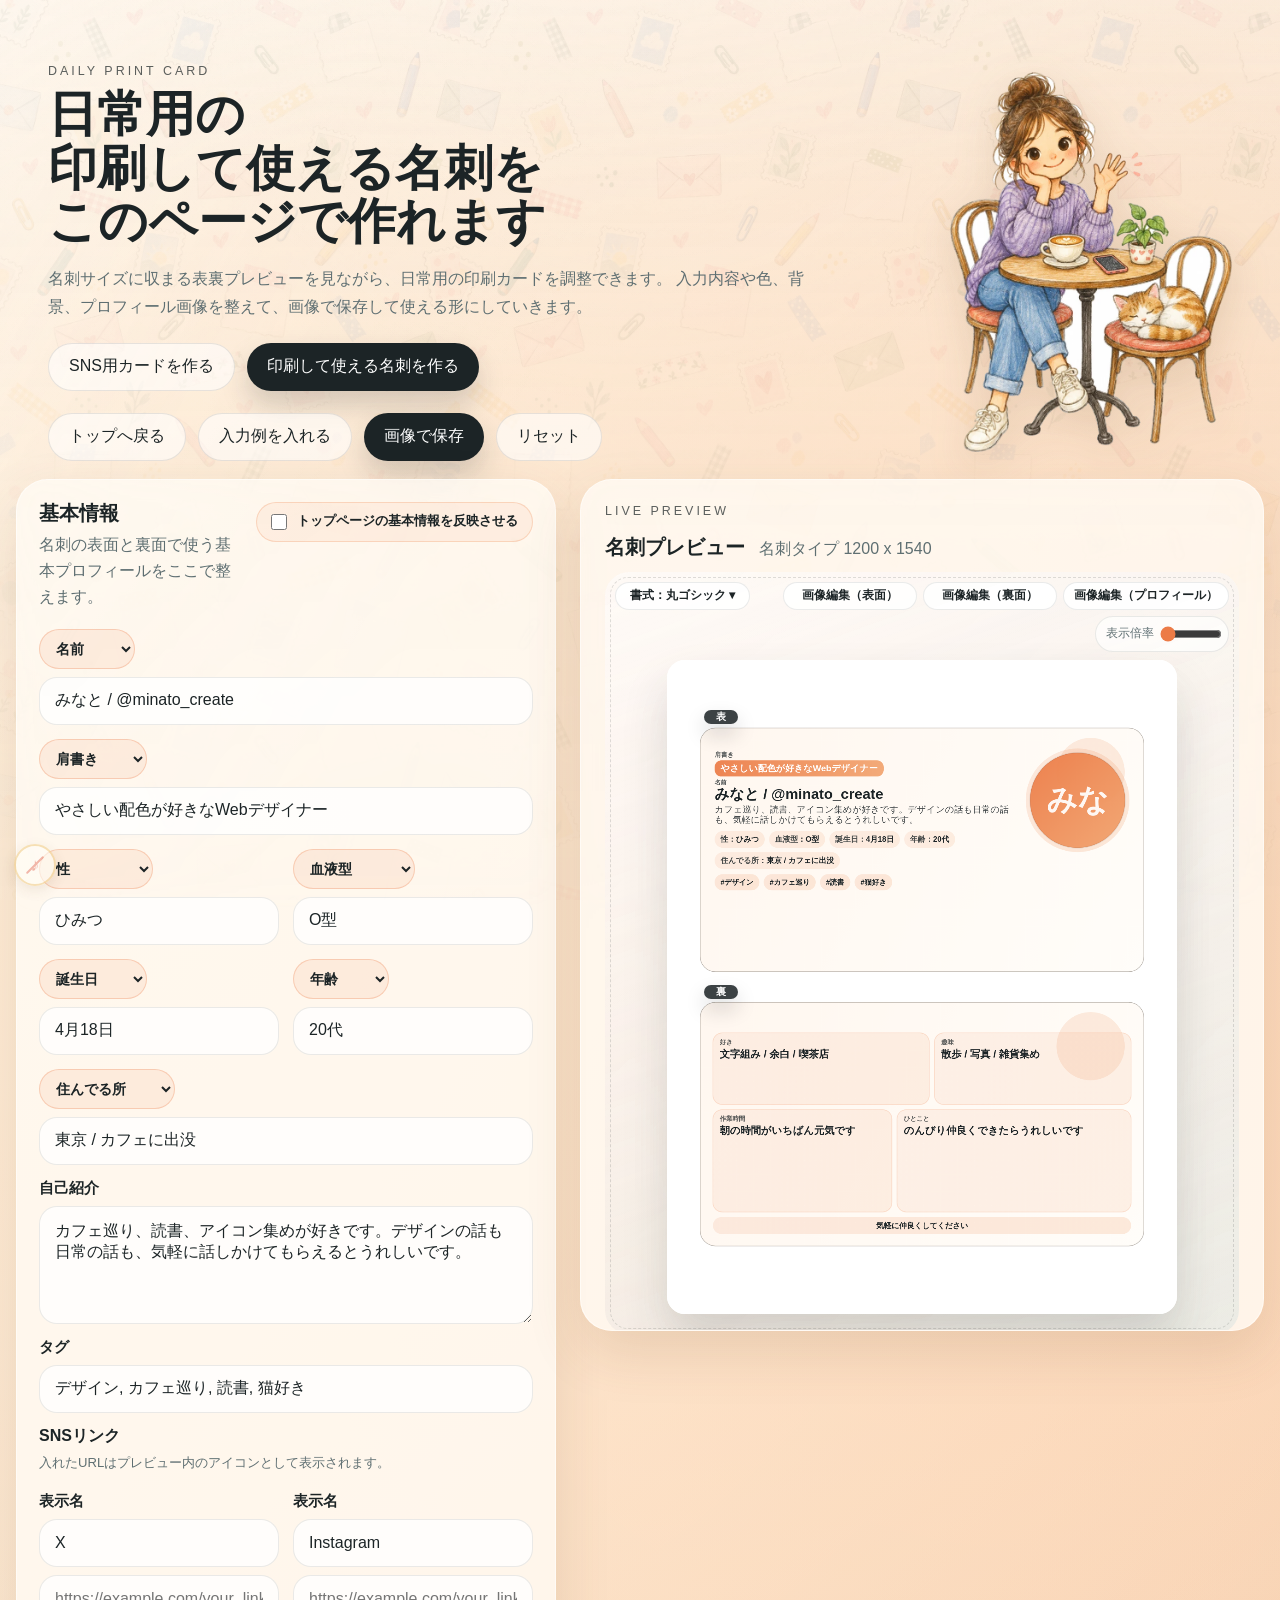
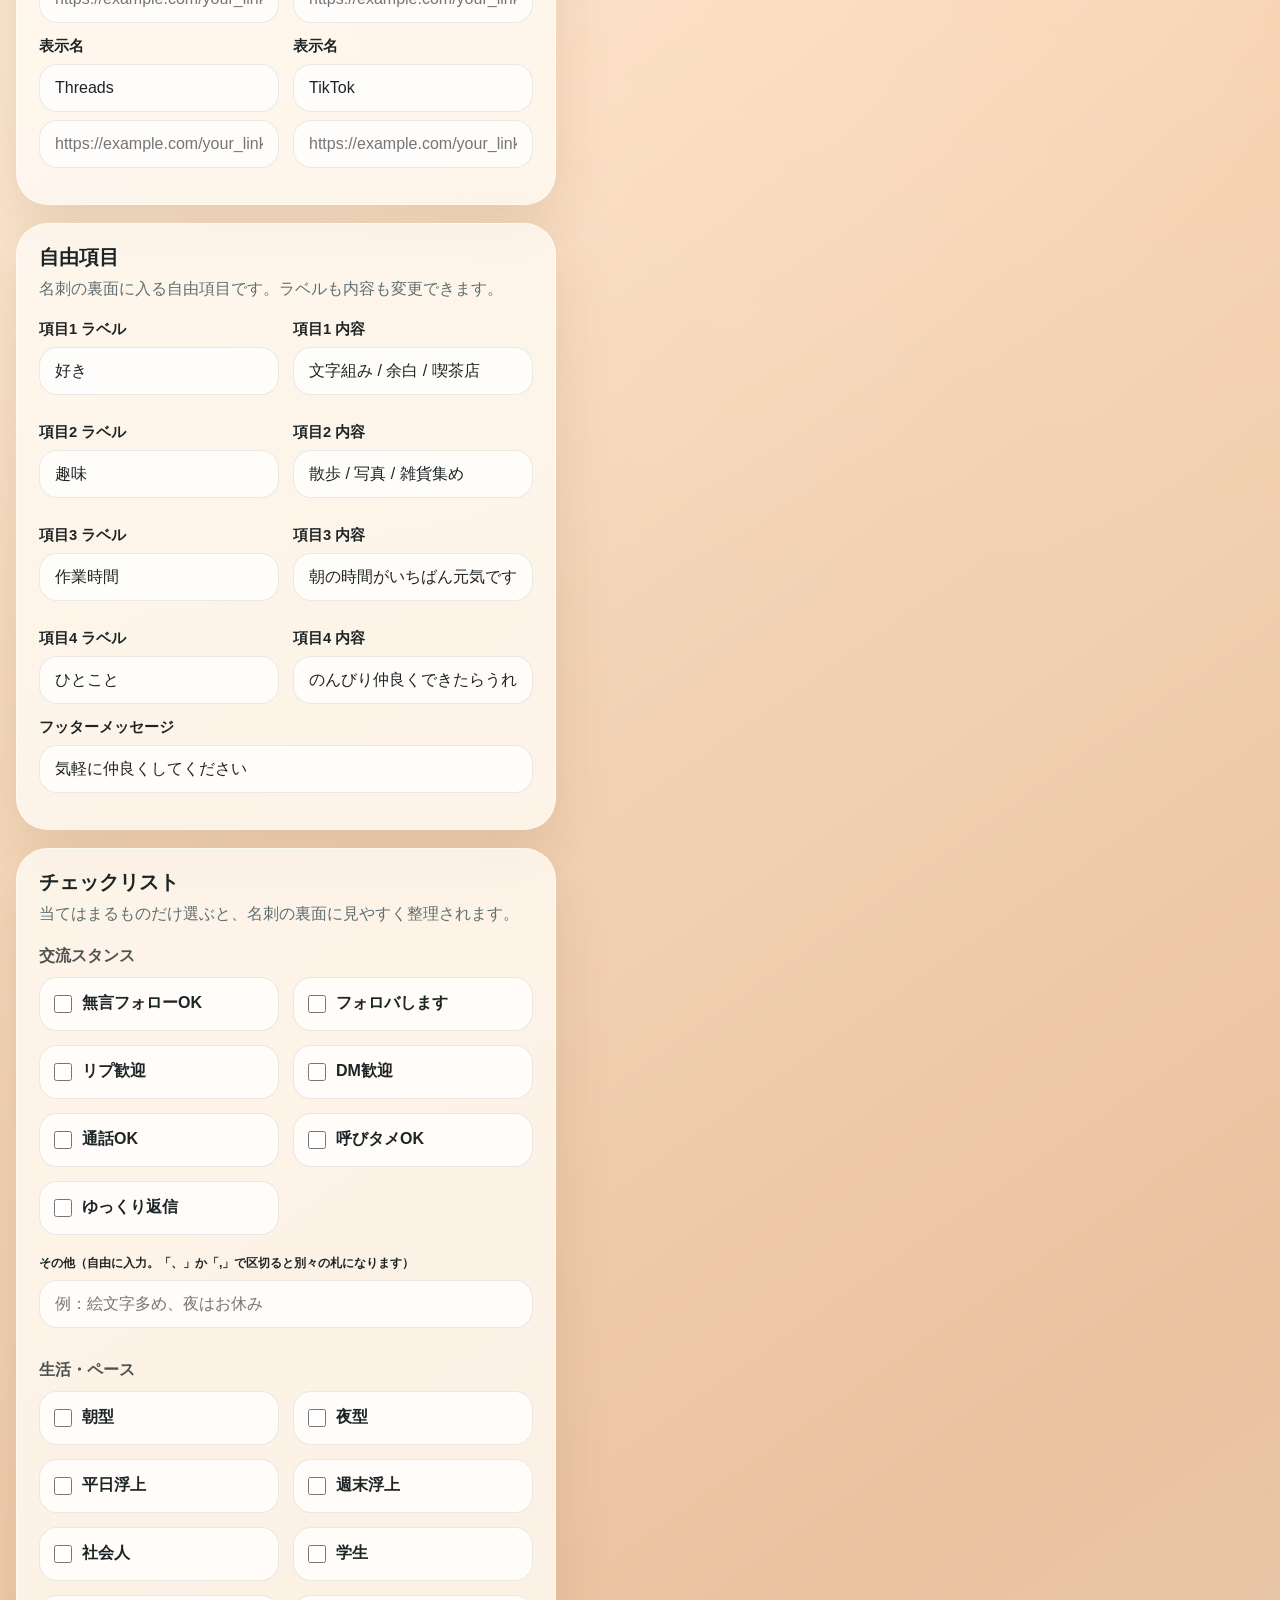
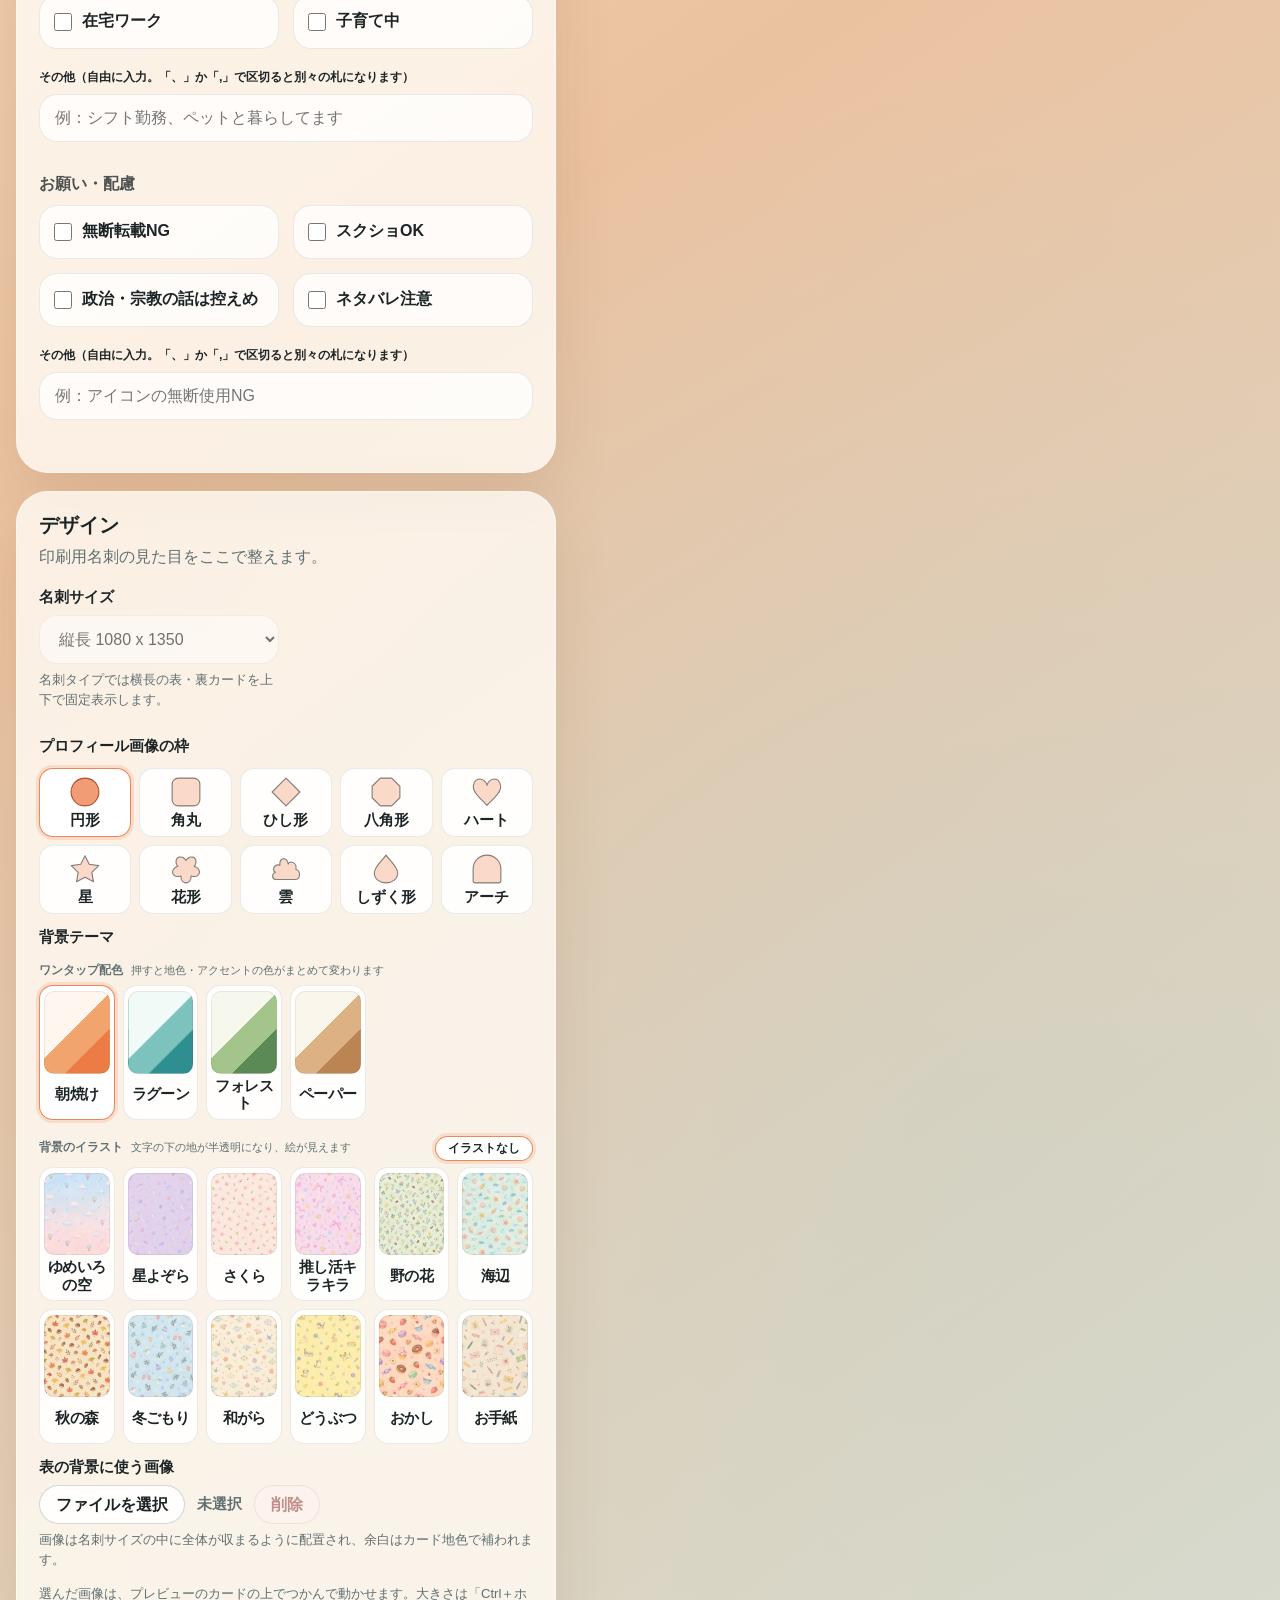
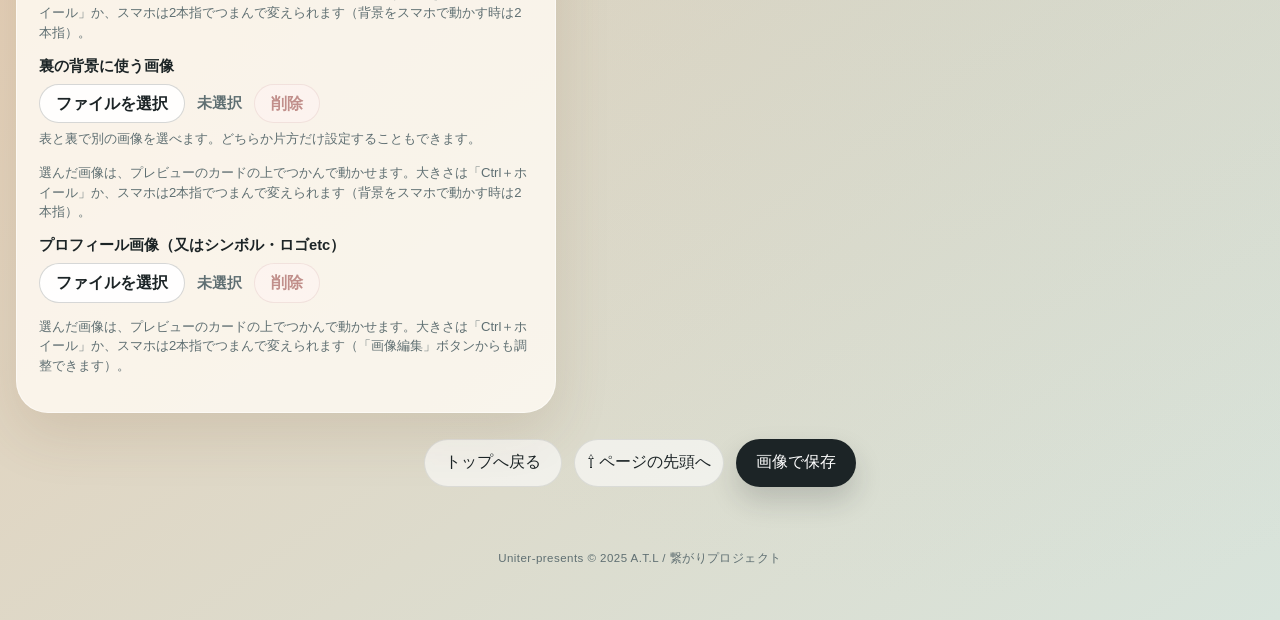
<file: daily-print.html>
<!doctype html>
<html lang="ja">
<head>
  <meta charset="utf-8">
  <meta name="viewport" content="width=device-width, initial-scale=1">
  <title>日常用の名刺（印刷用）｜ハロカ</title>
  <meta name="description" content="入力するだけで、SNSの自己紹介カードと印刷できる名刺がつくれます。日常用・闘病用・推し活用。">
  <!-- リンクを貼った時のサムネイル（LINE・X・Facebook など） -->
  <meta property="og:type" content="website">
  <meta property="og:site_name" content="ハロカ｜はじめましてのプロフカード">
  <meta property="og:title" content="日常用の名刺（印刷用）｜ハロカ">
  <meta property="og:description" content="入力するだけで、SNSの自己紹介カードと印刷できる名刺がつくれます。日常用・闘病用・推し活用。">
  <meta property="og:url" content="https://sns-self-intro-card.netlify.app/daily-print.html">
  <meta property="og:image" content="https://sns-self-intro-card.netlify.app/ogp.jpg">
  <meta property="og:image:width" content="1200">
  <meta property="og:image:height" content="630">
  <meta property="og:locale" content="ja_JP">
  <meta name="twitter:card" content="summary_large_image">
  <meta name="twitter:title" content="日常用の名刺（印刷用）｜ハロカ">
  <meta name="twitter:description" content="入力するだけで、SNSの自己紹介カードと印刷できる名刺がつくれます。日常用・闘病用・推し活用。">
  <meta name="twitter:image" content="https://sns-self-intro-card.netlify.app/ogp.jpg">
  <link rel="stylesheet" href="./style.css?v=20260929e">
  <link rel="preconnect" href="https://fonts.googleapis.com">
  <link rel="preconnect" href="https://fonts.gstatic.com" crossorigin>
  <link rel="stylesheet" href="https://fonts.googleapis.com/css2?family=Noto+Sans+JP:wght@400;700&family=Zen+Maru+Gothic:wght@400;700&family=Shippori+Mincho:wght@400;700&family=DotGothic16&family=Noto+Serif+JP:wght@400;700&family=RocknRoll+One&family=Rampart+One&family=Klee+One:wght@400;600&family=Stick&family=Dela+Gothic+One&family=Yusei+Magic&family=Hachi+Maru+Pop&family=Kaisei+Decol:wght@400;700&family=Mochiy+Pop+One&family=Reggae+One&display=swap">
</head>
<body class="daily-page" data-storage-key="sns-daily-print-card-state" data-forced-layout-mode="business">
  <div class="page-shell">
    <header class="hero">
      <p class="eyebrow">DAILY PRINT CARD</p>
      <h1>日常用の<br>印刷して使える名刺を<br>このページで作れます</h1>
      <p class="lead">
        名刺サイズに収まる表裏プレビューを見ながら、日常用の印刷カードを調整できます。
        入力内容や色、背景、プロフィール画像を整えて、画像で保存して使える形にしていきます。
      </p>
      <div class="mode-switch" aria-label="ページ切り替え">
        <a class="mode-link" href="./daily-format.html">SNS用カードを作る</a>
        <a class="mode-link is-active" href="./daily-print.html" aria-current="page">印刷して使える名刺を作る</a>
      </div>
      <div class="hero-actions">
        <button type="button" class="ghost" onclick="location.href='./index.html'">トップへ戻る</button>
        <button type="button" class="ghost" id="loadSample">入力例を入れる</button>
        <button type="button" class="primary" id="downloadCard">画像で保存</button>
        <button type="button" class="ghost" id="resetCard">リセット</button>
      </div>
      <img class="hero-illust" src="./images/hero-daily.webp" alt="" aria-hidden="true">
    </header>

    <main class="layout">
      <section class="editor">
        <form id="cardForm">
          <input type="hidden" id="layoutMode" name="layoutMode" value="business">

          <section class="panel">
            <div class="panel-header panel-header-with-sync">
              <div class="panel-header-copy">
                <h2>基本情報</h2>
                <p>名刺の表面と裏面で使う基本プロフィールをここで整えます。</p>
              </div>
              <label class="common-sync-inline">
                <input id="useCommonProfile" name="useCommonProfile" type="checkbox">
                <span>トップページの基本情報を反映させる</span>
              </label>
            </div>
            <div class="field">
              <div class="label-row">
                <select id="displayNameLabel" name="displayNameLabel" class="label-select" aria-label="名前のラベル">
                  <option value="名前">名前</option>
                  <option value="HN">HN</option>
                  <option value="通名">通名</option>
                </select>
              </div>
              <input id="displayName" name="displayName" type="text" maxlength="40" placeholder="みなと / @minato_create">
            </div>
            <div class="field">
              <div class="label-row">
                <select id="roleLabel" name="roleLabel" class="label-select" aria-label="肩書きのラベル">
                  <option value="肩書き">肩書き</option>
                  <option value="称号">称号</option>
                  <option value="職業">職業</option>
                  <option value="ランク">ランク</option>
                </select>
              </div>
              <input id="role" name="role" type="text" maxlength="48" placeholder="やさしい配色が好きなWebデザイナー">
            </div>
            <div class="field-grid">
              <div class="field">
                <div class="label-row">
                  <select id="genderLabel" name="genderLabel" class="label-select" aria-label="性のラベル">
                    <option value="性">性</option>
                    <option value="属性">属性</option>
                    <option value="♂♀">♂♀</option>
                    <option value="gender">gender</option>
                  </select>
                </div>
                <input id="gender" name="gender" type="text" maxlength="24" placeholder="ひみつ / nonbinary">
              </div>
              <div class="field">
                <div class="label-row">
                  <select id="bloodLabel" name="bloodLabel" class="label-select" aria-label="血液型のラベル">
                    <option value="血液型">血液型</option>
                    <option value="血の種類">血の種類</option>
                  </select>
                </div>
                <input id="blood" name="blood" type="text" maxlength="24" placeholder="A型 / AB型 / ひみつ">
              </div>
            </div>
            <div class="field-grid">
              <div class="field">
                <div class="label-row">
                  <select id="birthdayLabel" name="birthdayLabel" class="label-select" aria-label="誕生日のラベル">
                    <option value="誕生日">誕生日</option>
                    <option value="記念日">記念日</option>
                  </select>
                </div>
                <input id="birthday" name="birthday" type="text" maxlength="24" placeholder="4月18日 / 記念日">
              </div>
              <div class="field">
                <div class="label-row">
                  <select id="ageLabel" name="ageLabel" class="label-select" aria-label="年齢のラベル">
                    <option value="年齢">年齢</option>
                    <option value="世代">世代</option>
                  </select>
                </div>
                <input id="age" name="age" type="text" maxlength="24" placeholder="20代 / Z世代">
              </div>
            </div>
            <div class="field">
              <div class="label-row">
                <select id="locationLabel" name="locationLabel" class="label-select" aria-label="住んでる所のラベル">
                  <option value="住んでる所">住んでる所</option>
                  <option value="出身地">出身地</option>
                  <option value="生息地">生息地</option>
                  <option value="出没場所">出没場所</option>
                </select>
              </div>
              <input id="location" name="location" type="text" maxlength="40" placeholder="関東 / よくいる場所はカフェ">
            </div>
            <label class="field">
              <span>自己紹介</span>
              <textarea id="intro" name="intro" rows="4" maxlength="180" placeholder="日常のことや、気軽に話しかけてもらいたい内容を短めにまとめられます。"></textarea>
            </label>
            <label class="field">
              <span>タグ</span>
              <input id="tags" name="tags" type="text" maxlength="120" placeholder="デザイン, カフェ巡り, 読書">
            </label>
            <div class="field">
              <div class="panel-header compact">
                <h2>SNSリンク</h2>
                <p>入れたURLはプレビュー内のアイコンとして表示されます。</p>
              </div>
              <div class="social-input-grid">
                <label class="field inline-field">
                  <span>表示名</span>
                  <input id="socialXLabel" name="socialXLabel" type="text" maxlength="20" placeholder="X / BOOTH / ブログ">
                  <input id="socialX" name="socialX" type="url" maxlength="160" placeholder="https://example.com/your_link">
                </label>
                <label class="field inline-field">
                  <span>表示名</span>
                  <input id="socialInstagramLabel" name="socialInstagramLabel" type="text" maxlength="20" placeholder="Instagram / 通販 / サイト">
                  <input id="socialInstagram" name="socialInstagram" type="url" maxlength="160" placeholder="https://example.com/your_link">
                </label>
                <label class="field inline-field">
                  <span>表示名</span>
                  <input id="socialThreadsLabel" name="socialThreadsLabel" type="text" maxlength="20" placeholder="Threads / Lit.Link / ブログ">
                  <input id="socialThreads" name="socialThreads" type="url" maxlength="160" placeholder="https://example.com/your_link">
                </label>
                <label class="field inline-field">
                  <span>表示名</span>
                  <input id="socialTikTokLabel" name="socialTikTokLabel" type="text" maxlength="20" placeholder="TikTok / YouTube / 公式">
                  <input id="socialTikTok" name="socialTikTok" type="url" maxlength="160" placeholder="https://example.com/your_link">
                </label>
              </div>
            </div>
          </section>

          <section class="panel">
            <div class="panel-header">
              <h2>自由項目</h2>
              <p>名刺の裏面に入る自由項目です。ラベルも内容も変更できます。</p>
            </div>
            <div class="item-grid">
              <div class="pair">
                <label class="field">
                  <span>項目1 ラベル</span>
                  <input id="item1Label" name="item1Label" type="text" maxlength="18">
                </label>
                <label class="field">
                  <span>項目1 内容</span>
                  <input id="item1Value" name="item1Value" type="text" maxlength="50">
                </label>
              </div>
              <div class="pair">
                <label class="field">
                  <span>項目2 ラベル</span>
                  <input id="item2Label" name="item2Label" type="text" maxlength="18">
                </label>
                <label class="field">
                  <span>項目2 内容</span>
                  <input id="item2Value" name="item2Value" type="text" maxlength="50">
                </label>
              </div>
              <div class="pair">
                <label class="field">
                  <span>項目3 ラベル</span>
                  <input id="item3Label" name="item3Label" type="text" maxlength="18">
                </label>
                <label class="field">
                  <span>項目3 内容</span>
                  <input id="item3Value" name="item3Value" type="text" maxlength="50">
                </label>
              </div>
              <div class="pair">
                <label class="field">
                  <span>項目4 ラベル</span>
                  <input id="item4Label" name="item4Label" type="text" maxlength="18">
                </label>
                <label class="field">
                  <span>項目4 内容</span>
                  <input id="item4Value" name="item4Value" type="text" maxlength="50">
                </label>
              </div>
            </div>
            <label class="field">
              <span>フッターメッセージ</span>
              <input id="footerMessage" name="footerMessage" type="text" maxlength="64" placeholder="気軽に仲良くしてください">
            </label>
          </section>

          <section class="panel">
            <div class="panel-header">
              <h2>チェックリスト</h2>
              <p>当てはまるものだけ選ぶと、名刺の裏面に見やすく整理されます。</p>
            </div>
            <div class="checklist-sections">
              <section class="check-group">
                <h3>交流スタンス</h3>
                <div class="checklist-grid">
                  <label class="check-option"><input id="checkSilentFollow" name="checkSilentFollow" type="checkbox"><span>無言フォローOK</span></label>
                  <label class="check-option"><input id="checkFollowBack" name="checkFollowBack" type="checkbox"><span>フォロバします</span></label>
                  <label class="check-option"><input id="checkReplyWelcome" name="checkReplyWelcome" type="checkbox"><span>リプ歓迎</span></label>
                  <label class="check-option"><input id="checkDmWelcome" name="checkDmWelcome" type="checkbox"><span>DM歓迎</span></label>
                  <label class="check-option"><input id="checkCallOk" name="checkCallOk" type="checkbox"><span>通話OK</span></label>
                  <label class="check-option"><input id="checkCasualOk" name="checkCasualOk" type="checkbox"><span>呼びタメOK</span></label>
                  <label class="check-option"><input id="checkSlowReply" name="checkSlowReply" type="checkbox"><span>ゆっくり返信</span></label>
                </div>
                <label class="field check-custom"><span>その他（自由に入力。「、」か「,」で区切ると別々の札になります）</span><input id="checkCustomDailyTalk" name="checkCustomDailyTalk" type="text" maxlength="60" placeholder="例：絵文字多め、夜はお休み"></label>
              </section>

              <section class="check-group">
                <h3>生活・ペース</h3>
                <div class="checklist-grid">
                  <label class="check-option"><input id="checkMorning" name="checkMorning" type="checkbox" data-exclusive="dayRhythm"><span>朝型</span></label>
                  <label class="check-option"><input id="checkNight" name="checkNight" type="checkbox" data-exclusive="dayRhythm"><span>夜型</span></label>
                  <label class="check-option"><input id="checkWeekday" name="checkWeekday" type="checkbox"><span>平日浮上</span></label>
                  <label class="check-option"><input id="checkWeekend" name="checkWeekend" type="checkbox"><span>週末浮上</span></label>
                  <label class="check-option"><input id="checkWorker" name="checkWorker" type="checkbox"><span>社会人</span></label>
                  <label class="check-option"><input id="checkStudent" name="checkStudent" type="checkbox"><span>学生</span></label>
                  <label class="check-option"><input id="checkRemoteWork" name="checkRemoteWork" type="checkbox"><span>在宅ワーク</span></label>
                  <label class="check-option"><input id="checkParenting" name="checkParenting" type="checkbox"><span>子育て中</span></label>
                </div>
                <label class="field check-custom"><span>その他（自由に入力。「、」か「,」で区切ると別々の札になります）</span><input id="checkCustomDailyLife" name="checkCustomDailyLife" type="text" maxlength="60" placeholder="例：シフト勤務、ペットと暮らしてます"></label>
              </section>

              <section class="check-group">
                <h3>お願い・配慮</h3>
                <div class="checklist-grid">
                  <label class="check-option"><input id="checkNoRepost" name="checkNoRepost" type="checkbox"><span>無断転載NG</span></label>
                  <label class="check-option"><input id="checkScreenshotOk" name="checkScreenshotOk" type="checkbox"><span>スクショOK</span></label>
                  <label class="check-option"><input id="checkNoPolitics" name="checkNoPolitics" type="checkbox"><span>政治・宗教の話は控えめ</span></label>
                  <label class="check-option"><input id="checkSpoilerCare" name="checkSpoilerCare" type="checkbox"><span>ネタバレ注意</span></label>
                </div>
                <label class="field check-custom"><span>その他（自由に入力。「、」か「,」で区切ると別々の札になります）</span><input id="checkCustomDailyCare" name="checkCustomDailyCare" type="text" maxlength="60" placeholder="例：アイコンの無断使用NG"></label>
              </section>
            </div>
          </section>

          <section class="panel">
            <div class="panel-header">
              <h2>デザイン</h2>
              <p>印刷用名刺の見た目をここで整えます。</p>
            </div>
            <div class="field-grid">
              <label class="field">
                <span>名刺サイズ</span>
                <select id="sizePreset" name="sizePreset">
                  <option value="portrait">縦長 1080 x 1350</option>
                  <option value="square">正方形 1080 x 1080</option>
                  <option value="story">ストーリー 1080 x 1920</option>
                </select>
                <p class="field-note" id="sizePresetNote">印刷用名刺モードでは名刺サイズの表裏プレビューに固定されます。</p>
              </label>
              <label class="field">
                <span>プロフィール画像の枠</span>
                <select id="avatarShape" name="avatarShape" class="avatar-shape-native">
                  <option value="circle">円形</option>
                  <option value="rounded">角丸</option>
                  <option value="diamond">ひし形</option>
                  <option value="octagon">八角形</option>
                  <option value="heart">ハート</option>
                  <option value="star">星</option>
                  <option value="flower">花形</option>
                  <option value="cloud">雲</option>
                  <option value="drop">しずく形</option>
                  <option value="arch">アーチ</option>
                </select>
              </label>
            </div>
            <div class="field-grid">
              <label class="field">
                <span>背景テーマ</span>
                <select id="themePreset" name="themePreset" class="theme-picker-native">
                  <option value="sunrise">朝焼け</option>
                  <option value="lagoon">ラグーン</option>
                  <option value="forest">フォレスト</option>
                  <option value="paper">ペーパー</option>
                  <option value="illust-sky">ゆめいろの空</option>
                  <option value="illust-night">星よぞら</option>
                  <option value="illust-sakura">さくら</option>
                  <option value="illust-oshi">推し活キラキラ</option>
                  <option value="illust-meadow">野の花</option>
                  <option value="illust-sea">海辺</option>
                  <option value="illust-autumn">秋の森</option>
                  <option value="illust-winter">冬ごもり</option>
                  <option value="illust-wagara">和がら</option>
                  <option value="illust-paws">どうぶつ</option>
                  <option value="illust-sweets">おかし</option>
                  <option value="illust-letters">お手紙</option>
                </select>
              </label>
            </div>
            <div class="field file-field" id="backgroundImageFrontField" hidden>
              <span>表の背景に使う画像</span>
              <div class="file-picker">
                <button type="button" class="file-picker-button" data-file-input-button="backgroundImageFrontFile" data-focus-target="backgroundImageFrontFile">ファイルを選択</button>
                <span class="file-picker-name" id="backgroundImageFrontFileName" aria-live="polite">未選択</span>
                <button type="button" class="file-picker-button file-picker-clear" data-file-clear-target="backgroundImageFrontFile">削除</button>
              </div>
              <input id="backgroundImageFrontFile" name="backgroundImageFrontFile" type="file" accept="image/*" class="file-input-native" data-file-name-target="backgroundImageFrontFileName">
              <p class="field-note">画像は名刺サイズの中に全体が収まるように配置され、余白はカード地色で補われます。</p>
            </div>
            <div class="field file-field" id="backgroundImageBackField" hidden>
              <span>裏の背景に使う画像</span>
              <div class="file-picker">
                <button type="button" class="file-picker-button" data-file-input-button="backgroundImageBackFile" data-focus-target="backgroundImageBackFile">ファイルを選択</button>
                <span class="file-picker-name" id="backgroundImageBackFileName" aria-live="polite">未選択</span>
                <button type="button" class="file-picker-button file-picker-clear" data-file-clear-target="backgroundImageBackFile">削除</button>
              </div>
              <input id="backgroundImageBackFile" name="backgroundImageBackFile" type="file" accept="image/*" class="file-input-native" data-file-name-target="backgroundImageBackFileName">
              <p class="field-note">表と裏で別の画像を選べます。どちらか片方だけ設定することもできます。</p>
            </div>
            <div class="field file-field">
              <span>プロフィール画像（又はシンボル・ロゴetc）</span>
              <div class="file-picker">
                <button type="button" class="file-picker-button" data-file-input-button="avatarFile" data-focus-target="avatarFile">ファイルを選択</button>
                <span class="file-picker-name" id="avatarFileName" aria-live="polite">未選択</span>
                <button type="button" class="file-picker-button file-picker-clear" data-file-clear-target="avatarFile">削除</button>
              </div>
              <input id="avatarFile" name="avatarFile" type="file" accept="image/*" class="file-input-native" data-file-name-target="avatarFileName">
            </div>
          </section>
        </form>
      </section>

      <section class="preview">
        <div class="preview-header">
          <div class="preview-heading">
            <p class="eyebrow">LIVE PREVIEW</p>
            <div class="preview-title-row">
              <h2>名刺プレビュー</h2>
              <p class="preview-size" id="previewSizeLabel">名刺タイプ 1200 x 1540</p>
            </div>
          </div>
          <div class="preview-meta">
            <div class="preview-color-controls">
              <div class="preview-color-row">
                <label class="preview-color-chip"><span>ラベル文字色</span><input id="labelTextColor" name="labelTextColor" type="color" form="cardForm" data-preview-color-control></label>
                <label class="preview-color-chip"><span>入力文字色</span><input id="textColor" name="textColor" type="color" form="cardForm" data-preview-color-control></label>
                <select id="textStylePreset" name="textStylePreset" form="cardForm" data-preview-color-control class="style-preset-native" tabindex="-1" aria-hidden="true">
                  <option value="type02">タイプ①</option>
                  <option value="type04">タイプ②</option>
                  <option value="type05">タイプ③</option>
                  <option value="type07">タイプ④</option>
                  <option value="type08">タイプ⑤</option>
                  <option value="type10">タイプ⑥</option>
                  <option value="type11">タイプ⑦</option>
                  <option value="type12">タイプ⑧</option>
                  <option value="type14">タイプ⑨</option>
                  <option value="type15">タイプ⑩</option>
                </select>
                <label class="preview-color-chip"><span>アクセント</span><input id="accentColor" name="accentColor" type="color" form="cardForm" data-preview-color-control></label>
                <label class="preview-color-chip"><span>アクセント2</span><input id="accentColorEnd" name="accentColorEnd" type="color" form="cardForm" data-preview-color-control></label>
                <label class="preview-color-chip"><span>カード地色</span><input id="surfaceColor" name="surfaceColor" type="color" form="cardForm" data-preview-color-control></label>
                <label class="preview-color-chip"><span>カード地色2</span><input id="surfaceColorEnd" name="surfaceColorEnd" type="color" form="cardForm" data-preview-color-control></label>
              </div>
              <p class="preview-color-note">色を変えると名刺の表裏にすぐ反映されます。</p>
            </div>
            <div class="style-chip-row">
              <span class="style-chip-row-label" id="textStyleLabel">書式</span>
              <div class="style-chip-strip" id="textStyleChips" role="radiogroup" aria-labelledby="textStyleLabel"></div>
            </div>
            <div class="preview-zoom-control" aria-label="プレビューの拡大表示">
              <div class="preview-zoom-head">
                <span>表示倍率</span>
                <output id="previewZoomValue" for="previewZoomRange" hidden>100%</output>
              </div>
              <div class="preview-zoom-buttons">
                <button type="button" class="preview-zoom-button" id="previewZoomOut" data-preview-zoom-action="out" aria-label="プレビューを縮小">-</button>
                <button type="button" class="preview-zoom-button" id="previewZoomReset" data-preview-zoom-action="reset">等倍</button>
                <button type="button" class="preview-zoom-button" id="previewZoomIn" data-preview-zoom-action="in" aria-label="プレビューを拡大">+</button>
              </div>
            </div>
            <div class="preview-opacity-duo" id="backgroundOpacityControl" hidden>
              <label class="preview-opacity-control">
                <div class="preview-opacity-head">
                  <span>表の背景の強調度</span>
                  <output id="backgroundOverlayOpacityFrontValue" data-range-output-for="backgroundOverlayOpacityFront" data-range-format="percent">55%</output>
                </div>
                <input id="backgroundOverlayOpacityFront" name="backgroundOverlayOpacityFront" type="range" min="0" max="100" step="1" value="55" form="cardForm">
              </label>
              <label class="preview-opacity-control">
                <div class="preview-opacity-head">
                  <span>裏の背景の強調度</span>
                  <output id="backgroundOverlayOpacityBackValue" data-range-output-for="backgroundOverlayOpacityBack" data-range-format="percent">55%</output>
                </div>
                <input id="backgroundOverlayOpacityBack" name="backgroundOverlayOpacityBack" type="range" min="0" max="100" step="1" value="55" form="cardForm">
              </label>
            </div>
          </div>
        </div>
        <div class="preview-frame" id="previewFrame">
          <div class="preview-adjust-toolbar" aria-label="画像編集ボタン">
            <button type="button" class="preview-adjust-toggle" data-preview-adjust-target="backgroundFront">画像編集（表面）</button>
            <button type="button" class="preview-adjust-toggle" data-preview-adjust-target="backgroundBack">画像編集（裏面）</button>
            <button type="button" class="preview-adjust-toggle" data-preview-adjust-target="avatar">画像編集（プロフィール）</button>
          </div>
          <div class="canvas-stage">
            <canvas id="cardCanvas" width="1200" height="1540" aria-label="日常用印刷名刺のプレビュー"></canvas>
            <div class="social-overlay" id="socialOverlay" aria-hidden="true"></div>
          </div>
          <section class="preview-adjust-panel" id="previewAdjustPanel" hidden aria-live="polite">
            <div class="preview-adjust-head">
              <div>
                <p class="eyebrow">PREVIEW ADJUST</p>
                <h3 id="previewAdjustTitle">画像編集</h3>
              </div>
              <p class="preview-adjust-note" id="previewAdjustNote">画像の大きさと位置をここで編集できます。</p>
            </div>
            <button type="button" class="preview-adjust-close preview-adjust-close-main" id="previewAdjustCloseMain" aria-label="close">x</button>
            <div class="range-grid preview-adjust-grid">
              <label class="range-control">
                <div class="range-control-head">
                  <span>拡縮</span>
                  <output id="previewAdjustScaleValue">100%</output>
                </div>
                <input id="previewAdjustScale" type="range" min="60" max="180" step="1" value="100">
              </label>
              <label class="range-control">
                <div class="range-control-head">
                  <span>左右</span>
                  <output id="previewAdjustOffsetXValue">0</output>
                </div>
                <input id="previewAdjustOffsetX" type="range" min="-100" max="100" step="1" value="0">
              </label>
              <label class="range-control">
                <div class="range-control-head">
                  <span>上下</span>
                  <output id="previewAdjustOffsetYValue">0</output>
                </div>
                <input id="previewAdjustOffsetY" type="range" min="-100" max="100" step="1" value="0">
              </label>
            </div>
          </section>
        </div>
      </section>
    </main>

    <div class="hero-actions page-bottom-actions">
      <button type="button" class="ghost" onclick="location.href='./index.html'">トップへ戻る</button>
      <a class="ghost scroll-top-link" href="#top">⇧ ページの先頭へ</a>
      <button type="button" class="primary" id="downloadCardBottom">画像で保存</button>
    </div>
  <p style="margin:36px 0 6px;text-align:center;font-size:0.72rem;letter-spacing:0.04em;color:var(--muted,#617175);">Uniter-presents © 2025 A.T.L / 繋がりプロジェクト</p>
  </div>
  <script src="./common-profile.js?v=20260709w"></script>
  <script src="./script.js?v=20260929f"></script>
  <script src="./style-popover.js?v=20260927b"></script>
  <script src="./theme-picker.js?v=20260927c"></script>
  <script src="./avatar-shape-picker.js?v=20260927a"></script>
  <script src="./mobile-preview.js?v=20260928a"></script>
  <script src="./image-direct.js?v=20260929a"></script>
  <script src="./haroka-bgm.js?v=20260929d"></script>
  <script src="./checklist-extras.js?v=20260929a"></script>
</body>
</html>
</file>
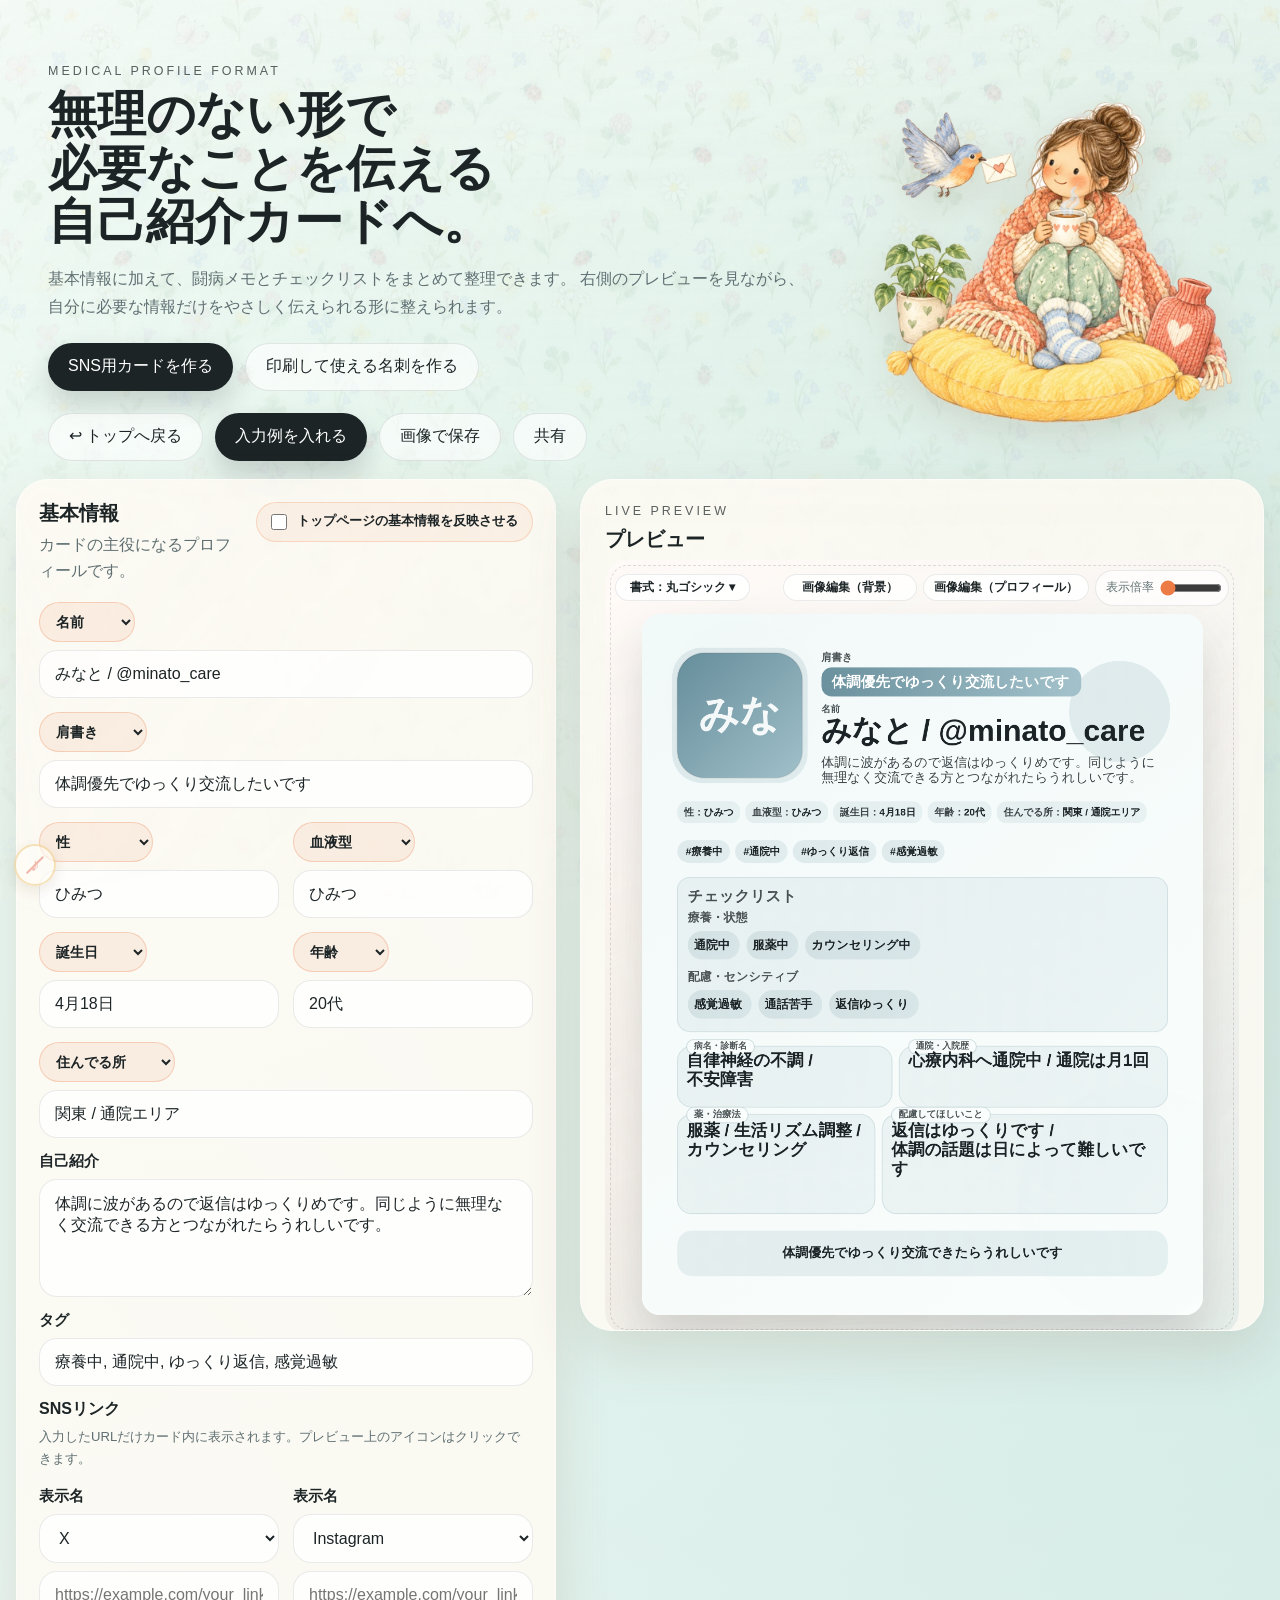
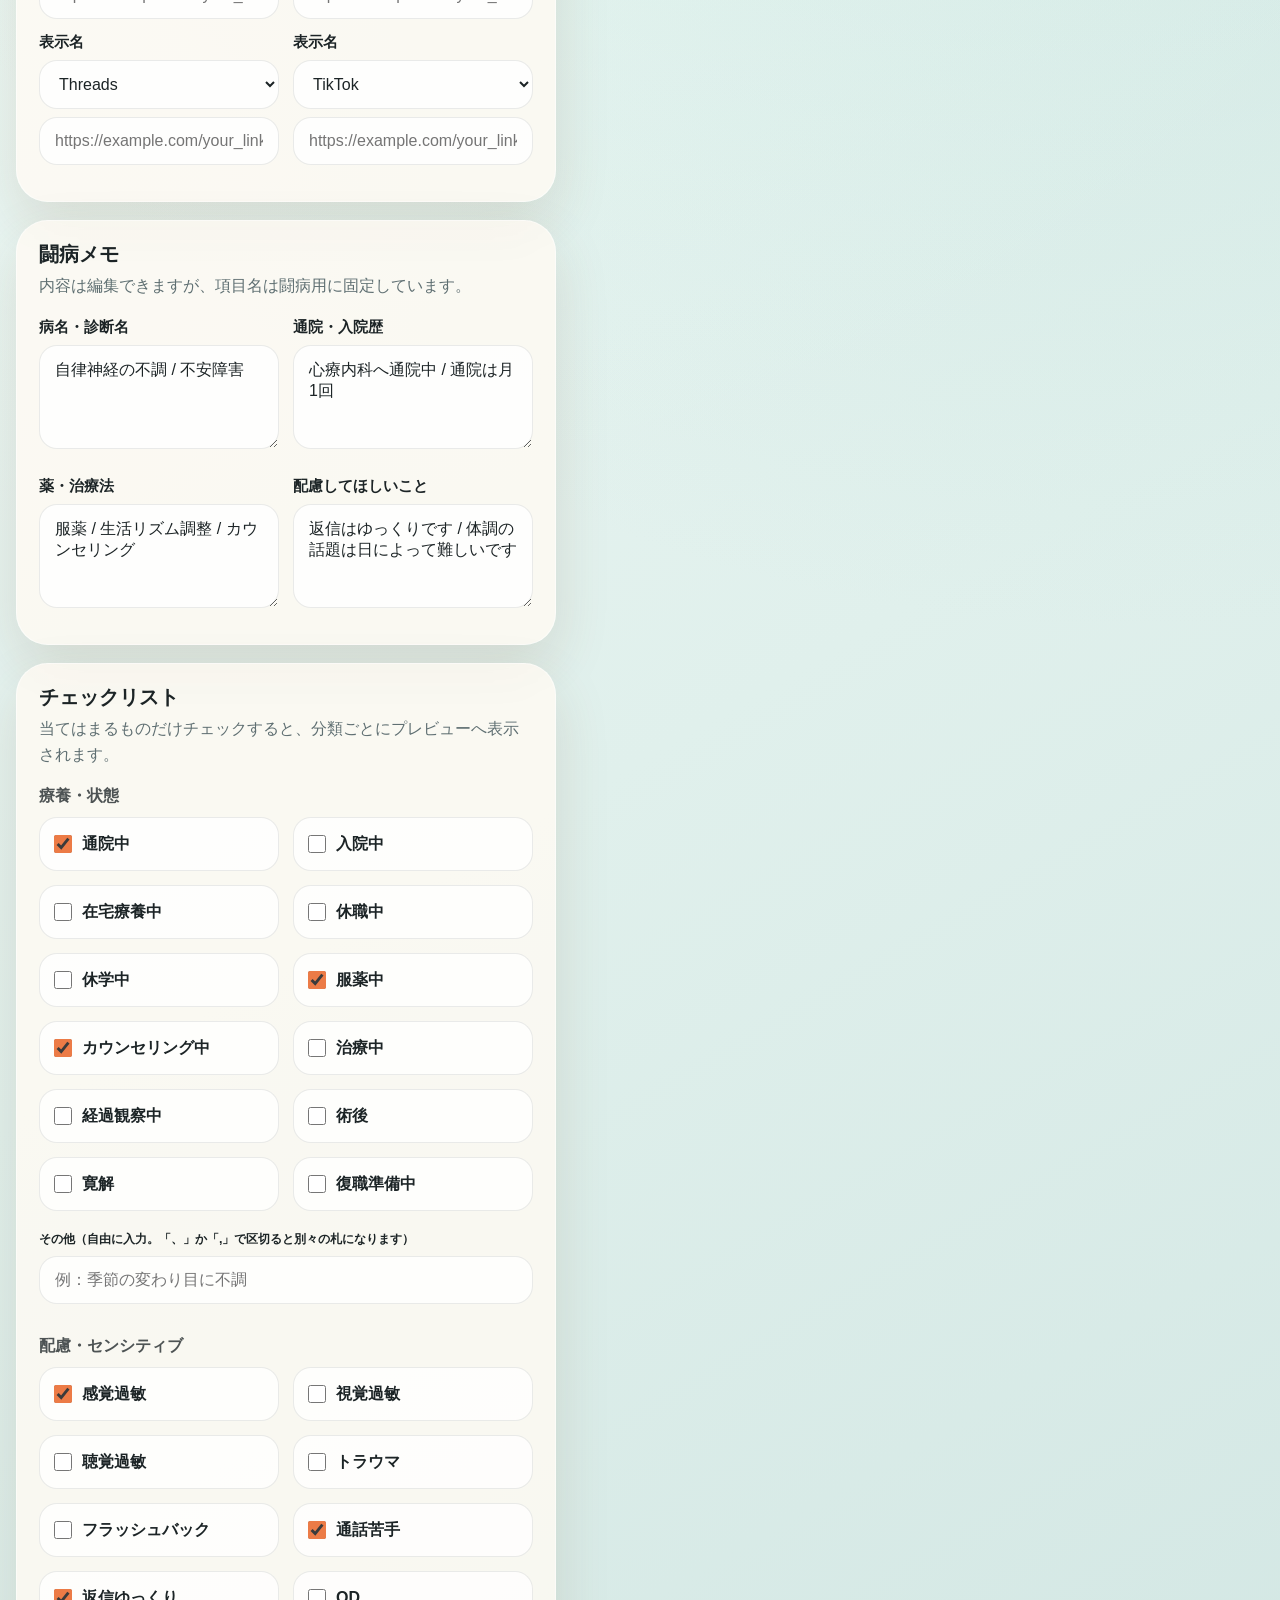
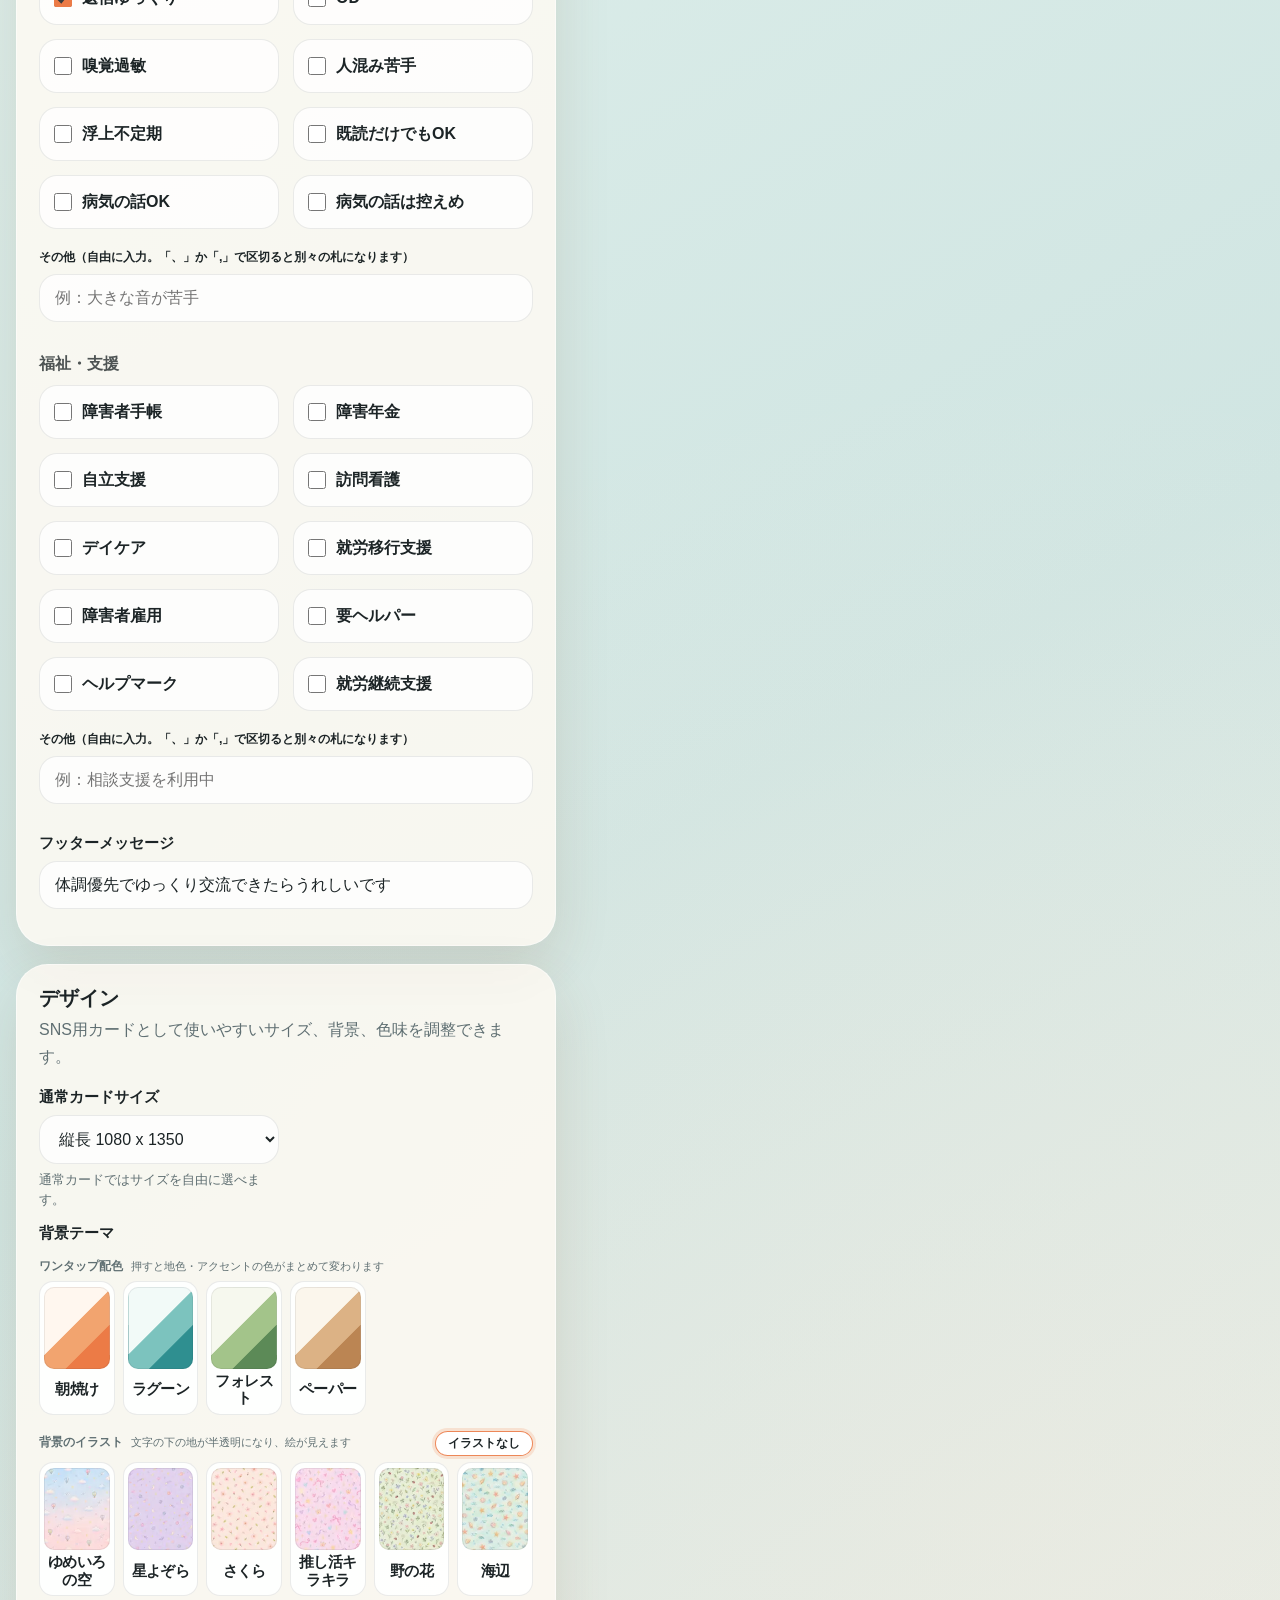
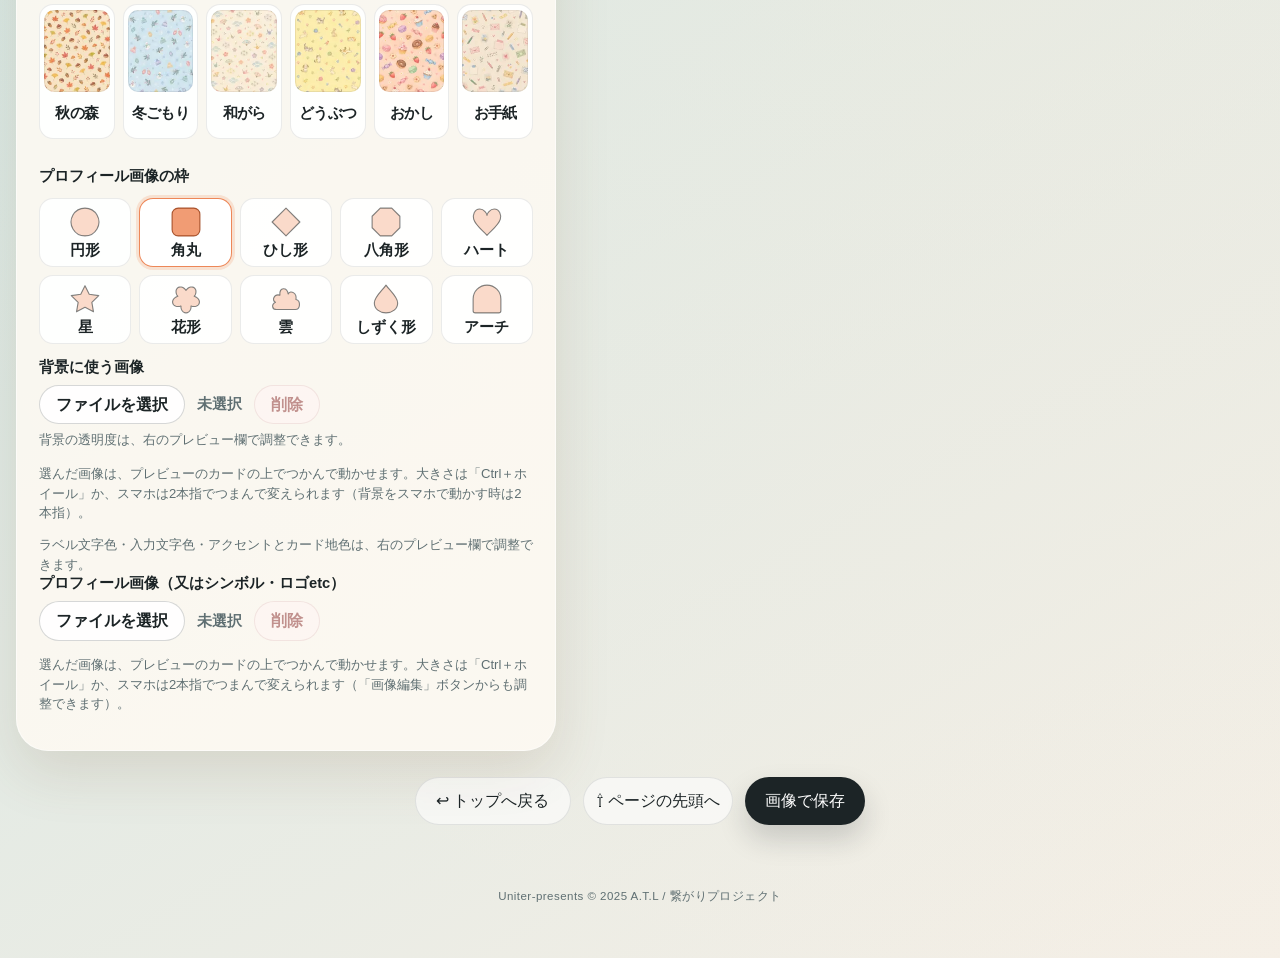
<file: medical-format.html>
<!doctype html>
<html lang="ja">
<head>
  <meta charset="utf-8">
  <meta name="viewport" content="width=device-width, initial-scale=1">
  <title>闘病用の自己紹介カード｜ハロカ</title>
  <meta name="description" content="入力するだけで、SNSの自己紹介カードと印刷できる名刺がつくれます。日常用・闘病用・推し活用。">
  <!-- リンクを貼った時のサムネイル（LINE・X・Facebook など） -->
  <meta property="og:type" content="website">
  <meta property="og:site_name" content="ハロカ｜はじめましてのプロフカード">
  <meta property="og:title" content="闘病用の自己紹介カード｜ハロカ">
  <meta property="og:description" content="入力するだけで、SNSの自己紹介カードと印刷できる名刺がつくれます。日常用・闘病用・推し活用。">
  <meta property="og:url" content="https://sns-self-intro-card.netlify.app/medical-format.html">
  <meta property="og:image" content="https://sns-self-intro-card.netlify.app/ogp.jpg">
  <meta property="og:image:width" content="1200">
  <meta property="og:image:height" content="630">
  <meta property="og:locale" content="ja_JP">
  <meta name="twitter:card" content="summary_large_image">
  <meta name="twitter:title" content="闘病用の自己紹介カード｜ハロカ">
  <meta name="twitter:description" content="入力するだけで、SNSの自己紹介カードと印刷できる名刺がつくれます。日常用・闘病用・推し活用。">
  <meta name="twitter:image" content="https://sns-self-intro-card.netlify.app/ogp.jpg">
  <link rel="stylesheet" href="./style.css?v=20260929e">
  <link rel="preconnect" href="https://fonts.googleapis.com">
  <link rel="preconnect" href="https://fonts.gstatic.com" crossorigin>
  <link rel="stylesheet" href="https://fonts.googleapis.com/css2?family=Noto+Sans+JP:wght@400;700&family=Zen+Maru+Gothic:wght@400;700&family=Shippori+Mincho:wght@400;700&family=DotGothic16&family=Noto+Serif+JP:wght@400;700&family=RocknRoll+One&family=Rampart+One&family=Klee+One:wght@400;600&family=Stick&family=Dela+Gothic+One&family=Yusei+Magic&family=Hachi+Maru+Pop&family=Kaisei+Decol:wght@400;700&family=Mochiy+Pop+One&family=Reggae+One&display=swap">
</head>
<body class="medical-page">
  <div class="page-shell">
    <header class="hero">
      <p class="eyebrow">MEDICAL PROFILE FORMAT</p>
      <h1>無理のない形で<br>必要なことを伝える<br>自己紹介カードへ。</h1>
      <p class="lead">
        基本情報に加えて、闘病メモとチェックリストをまとめて整理できます。
        右側のプレビューを見ながら、自分に必要な情報だけをやさしく伝えられる形に整えられます。
      </p>
      <div class="mode-switch" aria-label="作成モード">
        <a class="mode-link is-active" href="./medical-format.html" aria-current="page">SNS用カードを作る</a>
        <a class="mode-link" href="./medical-print.html">印刷して使える名刺を作る</a>
      </div>
      <div class="hero-actions">
        <button type="button" class="ghost" onclick="location.href='./index.html'">↩ トップへ戻る</button>
        <button type="button" class="primary" id="loadSample">入力例を入れる</button>
        <button type="button" class="ghost" id="downloadCard">画像で保存</button>
        <button type="button" class="ghost" id="shareCard">共有</button>
      </div>
      <img class="hero-illust" src="./images/hero-medical.webp" alt="" aria-hidden="true">
    </header>

    <main class="layout">
      <section class="editor">
        <form id="cardForm">
          <section class="panel">
            <div class="panel-header panel-header-with-sync">
              <div class="panel-header-copy">
                <h2>基本情報</h2>
                <p>カードの主役になるプロフィールです。</p>
              </div>
              <label class="common-sync-inline">
                <input id="useCommonProfile" name="useCommonProfile" type="checkbox">
                <span>トップページの基本情報を反映させる</span>
              </label>
            </div>
            <div class="field">
              <div class="label-row">
                <select id="displayNameLabel" name="displayNameLabel" class="label-select" aria-label="名前のプレビュー表示ラベル">
                  <option value="名前">名前</option>
                  <option value="HN">HN</option>
                  <option value="通名">通名</option>
                </select>
              </div>
              <input id="displayName" name="displayName" type="text" maxlength="40" placeholder="みなと / @minato_create">
            </div>
            <div class="field">
              <div class="label-row">
                <select id="roleLabel" name="roleLabel" class="label-select" aria-label="肩書きのプレビュー表示ラベル">
                  <option value="肩書き">肩書き</option>
                  <option value="称号">称号</option>
                  <option value="職業">職業</option>
                  <option value="ランク">ランク</option>
                </select>
              </div>
              <input id="role" name="role" type="text" maxlength="48" placeholder="ゆっくり交流したい療養中アカウントです">
            </div>
            <div class="field-grid">
              <div class="field">
                <div class="label-row">
                  <select id="genderLabel" name="genderLabel" class="label-select" aria-label="性のプレビュー表示ラベル">
                    <option value="性">性</option>
                    <option value="属性">属性</option>
                    <option value="♂♀">♂♀</option>
                    <option value="gender">gender</option>
                  </select>
                </div>
                <input id="gender" name="gender" type="text" maxlength="24" placeholder="♀ / ♂ / nonbinary">
              </div>
              <div class="field">
                <div class="label-row">
                  <select id="bloodLabel" name="bloodLabel" class="label-select" aria-label="血液型のプレビュー表示ラベル">
                    <option value="血液型">血液型</option>
                    <option value="血の種類">血の種類</option>
                  </select>
                </div>
                <input id="blood" name="blood" type="text" maxlength="24" placeholder="A型 / AB型 / ひみつ">
              </div>
            </div>
            <div class="field-grid">
              <div class="field">
                <div class="label-row">
                  <select id="birthdayLabel" name="birthdayLabel" class="label-select" aria-label="誕生日のプレビュー表示ラベル">
                    <option value="誕生日">誕生日</option>
                    <option value="記念日">記念日</option>
                  </select>
                </div>
                <input id="birthday" name="birthday" type="text" maxlength="24" placeholder="4月18日 / 記念日">
              </div>
              <div class="field">
                <div class="label-row">
                  <select id="ageLabel" name="ageLabel" class="label-select" aria-label="年齢のプレビュー表示ラベル">
                    <option value="年齢">年齢</option>
                    <option value="世代">世代</option>
                  </select>
                </div>
                <input id="age" name="age" type="text" maxlength="24" placeholder="20代 / Z世代">
              </div>
            </div>
            <div class="field">
              <div class="label-row">
                <select id="locationLabel" name="locationLabel" class="label-select" aria-label="住んでる所のプレビュー表示ラベル">
                  <option value="住んでる所">住んでる所</option>
                  <option value="出身地">出身地</option>
                  <option value="生息地">生息地</option>
                  <option value="出没場所">出没場所</option>
                </select>
              </div>
              <input id="location" name="location" type="text" maxlength="40" placeholder="東京 / 出身地 / よくいる場所">
            </div>
            <label class="field">
              <span>自己紹介</span>
              <textarea id="intro" name="intro" rows="4" maxlength="180" placeholder="体調や交流ペース、伝えておきたいことを無理のない範囲で書いてみましょう。"></textarea>
            </label>
            <label class="field">
              <span>タグ</span>
              <input id="tags" name="tags" type="text" maxlength="120" placeholder="療養中, 通院記録, ゆっくり返信, 感覚過敏">
            </label>
            <div class="field">
              <div class="panel-header compact">
                <h2>SNSリンク</h2>
                <p>入力したURLだけカード内に表示されます。プレビュー上のアイコンはクリックできます。</p>
              </div>
              <div class="social-input-grid">
                <label class="field inline-field">
                  <span>表示名</span>
                  <select id="socialXLabelChoice" class="social-label-choice" data-label-target="socialXLabel" aria-label="表示名を選択">
                    <option value="X">X</option>
                    <option value="Instagram">Instagram</option>
                    <option value="Threads">Threads</option>
                    <option value="TikTok">TikTok</option>
                    <option value="YouTube">YouTube</option>
                    <option value="Bluesky">Bluesky</option>
                    <option value="LINE">LINE</option>
                    <option value="Facebook">Facebook</option>
                    <option value="note">note</option>
                    <option value="BOOTH">BOOTH</option>
                    <option value="pixiv">pixiv</option>
                    <option value="Lit.Link">Lit.Link</option>
                    <option value="ブログ">ブログ</option>
                    <option value="公式サイト">公式サイト</option>
                    <option value="通販">通販</option>
                    <option value="__other__">その他（自由入力）</option>
                  </select>
                  <input id="socialXLabel" name="socialXLabel" type="text" maxlength="20" placeholder="表示名を入力" class="social-label-custom" hidden>
                  <input id="socialX" name="socialX" type="url" maxlength="160" placeholder="https://example.com/your_link">
                </label>
                <label class="field inline-field">
                  <span>表示名</span>
                  <select id="socialInstagramLabelChoice" class="social-label-choice" data-label-target="socialInstagramLabel" aria-label="表示名を選択">
                    <option value="X">X</option>
                    <option value="Instagram">Instagram</option>
                    <option value="Threads">Threads</option>
                    <option value="TikTok">TikTok</option>
                    <option value="YouTube">YouTube</option>
                    <option value="Bluesky">Bluesky</option>
                    <option value="LINE">LINE</option>
                    <option value="Facebook">Facebook</option>
                    <option value="note">note</option>
                    <option value="BOOTH">BOOTH</option>
                    <option value="pixiv">pixiv</option>
                    <option value="Lit.Link">Lit.Link</option>
                    <option value="ブログ">ブログ</option>
                    <option value="公式サイト">公式サイト</option>
                    <option value="通販">通販</option>
                    <option value="__other__">その他（自由入力）</option>
                  </select>
                  <input id="socialInstagramLabel" name="socialInstagramLabel" type="text" maxlength="20" placeholder="表示名を入力" class="social-label-custom" hidden>
                  <input id="socialInstagram" name="socialInstagram" type="url" maxlength="160" placeholder="https://example.com/your_link">
                </label>
                <label class="field inline-field">
                  <span>表示名</span>
                  <select id="socialThreadsLabelChoice" class="social-label-choice" data-label-target="socialThreadsLabel" aria-label="表示名を選択">
                    <option value="X">X</option>
                    <option value="Instagram">Instagram</option>
                    <option value="Threads">Threads</option>
                    <option value="TikTok">TikTok</option>
                    <option value="YouTube">YouTube</option>
                    <option value="Bluesky">Bluesky</option>
                    <option value="LINE">LINE</option>
                    <option value="Facebook">Facebook</option>
                    <option value="note">note</option>
                    <option value="BOOTH">BOOTH</option>
                    <option value="pixiv">pixiv</option>
                    <option value="Lit.Link">Lit.Link</option>
                    <option value="ブログ">ブログ</option>
                    <option value="公式サイト">公式サイト</option>
                    <option value="通販">通販</option>
                    <option value="__other__">その他（自由入力）</option>
                  </select>
                  <input id="socialThreadsLabel" name="socialThreadsLabel" type="text" maxlength="20" placeholder="表示名を入力" class="social-label-custom" hidden>
                  <input id="socialThreads" name="socialThreads" type="url" maxlength="160" placeholder="https://example.com/your_link">
                </label>
                <label class="field inline-field">
                  <span>表示名</span>
                  <select id="socialTikTokLabelChoice" class="social-label-choice" data-label-target="socialTikTokLabel" aria-label="表示名を選択">
                    <option value="X">X</option>
                    <option value="Instagram">Instagram</option>
                    <option value="Threads">Threads</option>
                    <option value="TikTok">TikTok</option>
                    <option value="YouTube">YouTube</option>
                    <option value="Bluesky">Bluesky</option>
                    <option value="LINE">LINE</option>
                    <option value="Facebook">Facebook</option>
                    <option value="note">note</option>
                    <option value="BOOTH">BOOTH</option>
                    <option value="pixiv">pixiv</option>
                    <option value="Lit.Link">Lit.Link</option>
                    <option value="ブログ">ブログ</option>
                    <option value="公式サイト">公式サイト</option>
                    <option value="通販">通販</option>
                    <option value="__other__">その他（自由入力）</option>
                  </select>
                  <input id="socialTikTokLabel" name="socialTikTokLabel" type="text" maxlength="20" placeholder="表示名を入力" class="social-label-custom" hidden>
                  <input id="socialTikTok" name="socialTikTok" type="url" maxlength="160" placeholder="https://example.com/your_link">
                </label>
              </div>
            </div>
          </section>

          <section class="panel">
            <div class="panel-header">
              <h2>闘病メモ</h2>
              <p>内容は編集できますが、項目名は闘病用に固定しています。</p>
            </div>
            <div class="fixed-item-grid">
              <label class="field">
                <span>病名・診断名</span>
                <textarea id="diagnosis" name="diagnosis" rows="3" maxlength="140" placeholder="病名 / 診断名 / 症状名など"></textarea>
              </label>
              <label class="field">
                <span>通院・入院歴</span>
                <textarea id="careHistory" name="careHistory" rows="3" maxlength="140" placeholder="通院中 / 入院歴 / 退院時期 / 受診科など"></textarea>
              </label>
              <label class="field">
                <span>薬・治療法</span>
                <textarea id="treatment" name="treatment" rows="3" maxlength="140" placeholder="服薬 / 治療内容 / リハビリ / カウンセリングなど"></textarea>
              </label>
              <label class="field">
                <span>配慮してほしいこと</span>
                <textarea id="supportNeeds" name="supportNeeds" rows="3" maxlength="140" placeholder="苦手なこと / 避けたい話題 / 連絡ペース / 必要な配慮など"></textarea>
              </label>
            </div>
          </section>

          <section class="panel">
            <div class="panel-header">
              <h2>チェックリスト</h2>
              <p>当てはまるものだけチェックすると、分類ごとにプレビューへ表示されます。</p>
            </div>
            <div class="checklist-sections">
              <section class="check-group">
                <h3>療養・状態</h3>
                <div class="checklist-grid">
                  <label class="check-option"><input id="checkOutpatient" name="checkOutpatient" type="checkbox"><span>通院中</span></label>
                  <label class="check-option"><input id="checkHospitalized" name="checkHospitalized" type="checkbox"><span>入院中</span></label>
                  <label class="check-option"><input id="checkHomeCare" name="checkHomeCare" type="checkbox"><span>在宅療養中</span></label>
                  <label class="check-option"><input id="checkLeaveWork" name="checkLeaveWork" type="checkbox"><span>休職中</span></label>
                  <label class="check-option"><input id="checkLeaveSchool" name="checkLeaveSchool" type="checkbox"><span>休学中</span></label>
                  <label class="check-option"><input id="checkMedication" name="checkMedication" type="checkbox"><span>服薬中</span></label>
                  <label class="check-option"><input id="checkCounseling" name="checkCounseling" type="checkbox"><span>カウンセリング中</span></label>
                  <label class="check-option"><input id="checkInTreatment" name="checkInTreatment" type="checkbox"><span>治療中</span></label>
                  <label class="check-option"><input id="checkObservation" name="checkObservation" type="checkbox"><span>経過観察中</span></label>
                  <label class="check-option"><input id="checkPostSurgery" name="checkPostSurgery" type="checkbox"><span>術後</span></label>
                  <label class="check-option"><input id="checkRemission" name="checkRemission" type="checkbox"><span>寛解</span></label>
                  <label class="check-option"><input id="checkReturnPrep" name="checkReturnPrep" type="checkbox"><span>復職準備中</span></label>
                </div>
                <label class="field check-custom"><span>その他（自由に入力。「、」か「,」で区切ると別々の札になります）</span><input id="checkCustomMedState" name="checkCustomMedState" type="text" maxlength="60" placeholder="例：季節の変わり目に不調"></label>
              </section>

              <section class="check-group">
                <h3>配慮・センシティブ</h3>
                <div class="checklist-grid">
                  <label class="check-option"><input id="checkSensorySensitive" name="checkSensorySensitive" type="checkbox"><span>感覚過敏</span></label>
                  <label class="check-option"><input id="checkVisualSensitive" name="checkVisualSensitive" type="checkbox"><span>視覚過敏</span></label>
                  <label class="check-option"><input id="checkAuditorySensitive" name="checkAuditorySensitive" type="checkbox"><span>聴覚過敏</span></label>
                  <label class="check-option"><input id="checkTrauma" name="checkTrauma" type="checkbox"><span>トラウマ</span></label>
                  <label class="check-option"><input id="checkFlashback" name="checkFlashback" type="checkbox"><span>フラッシュバック</span></label>
                  <label class="check-option"><input id="checkPhoneHard" name="checkPhoneHard" type="checkbox"><span>通話苦手</span></label>
                  <label class="check-option"><input id="checkSlowReply" name="checkSlowReply" type="checkbox"><span>返信ゆっくり</span></label>
                  <label class="check-option"><input id="checkOd" name="checkOd" type="checkbox"><span>OD</span></label>
                  <label class="check-option"><input id="checkSmellSensitive" name="checkSmellSensitive" type="checkbox"><span>嗅覚過敏</span></label>
                  <label class="check-option"><input id="checkCrowdHard" name="checkCrowdHard" type="checkbox"><span>人混み苦手</span></label>
                  <label class="check-option"><input id="checkIrregular" name="checkIrregular" type="checkbox"><span>浮上不定期</span></label>
                  <label class="check-option"><input id="checkReadOnlyOk" name="checkReadOnlyOk" type="checkbox"><span>既読だけでもOK</span></label>
                  <label class="check-option"><input id="checkIllnessTalkOk" name="checkIllnessTalkOk" type="checkbox" data-exclusive="illnessTalk"><span>病気の話OK</span></label>
                  <label class="check-option"><input id="checkIllnessTalkLess" name="checkIllnessTalkLess" type="checkbox" data-exclusive="illnessTalk"><span>病気の話は控えめ</span></label>
                </div>
                <label class="field check-custom"><span>その他（自由に入力。「、」か「,」で区切ると別々の札になります）</span><input id="checkCustomMedCare" name="checkCustomMedCare" type="text" maxlength="60" placeholder="例：大きな音が苦手"></label>
              </section>

              <section class="check-group">
                <h3>福祉・支援</h3>
                <div class="checklist-grid">
                  <label class="check-option"><input id="checkDisabilityCard" name="checkDisabilityCard" type="checkbox"><span>障害者手帳</span></label>
                  <label class="check-option"><input id="checkDisabilityPension" name="checkDisabilityPension" type="checkbox"><span>障害年金</span></label>
                  <label class="check-option"><input id="checkJiritsuShien" name="checkJiritsuShien" type="checkbox"><span>自立支援</span></label>
                  <label class="check-option"><input id="checkVisitingNurse" name="checkVisitingNurse" type="checkbox"><span>訪問看護</span></label>
                  <label class="check-option"><input id="checkDayCare" name="checkDayCare" type="checkbox"><span>デイケア</span></label>
                  <label class="check-option"><input id="checkEmploymentTransition" name="checkEmploymentTransition" type="checkbox"><span>就労移行支援</span></label>
                  <label class="check-option"><input id="checkDisabilityEmployment" name="checkDisabilityEmployment" type="checkbox"><span>障害者雇用</span></label>
                  <label class="check-option"><input id="checkHelper" name="checkHelper" type="checkbox"><span>要ヘルパー</span></label>
                  <label class="check-option"><input id="checkHelpMark" name="checkHelpMark" type="checkbox"><span>ヘルプマーク</span></label>
                  <label class="check-option"><input id="checkEmploymentSupport" name="checkEmploymentSupport" type="checkbox"><span>就労継続支援</span></label>
                </div>
                <label class="field check-custom"><span>その他（自由に入力。「、」か「,」で区切ると別々の札になります）</span><input id="checkCustomMedSupport" name="checkCustomMedSupport" type="text" maxlength="60" placeholder="例：相談支援を利用中"></label>
              </section>
            </div>
            <label class="field">
              <span>フッターメッセージ</span>
              <input id="footerMessage" name="footerMessage" type="text" maxlength="64" placeholder="体調優先でゆっくり交流できたらうれしいです">
            </label>
          </section>

          <section class="panel">
            <div class="panel-header">
              <h2>デザイン</h2>
              <p>SNS用カードとして使いやすいサイズ、背景、色味を調整できます。</p>
            </div>
            <div class="field-grid">
              <label class="field">
                <span>通常カードサイズ</span>
                <select id="sizePreset" name="sizePreset">
                  <option value="portrait">縦長 1080 x 1350</option>
                  <option value="square">正方形 1080 x 1080</option>
                  <option value="story">ストーリー 1080 x 1920</option>
                </select>
                <p class="field-note" id="sizePresetNote">通常カードではサイズを自由に選べます。</p>
              </label>
            </div>
            <div class="field-grid">
              <label class="field">
                <span>背景テーマ</span>
                <select id="themePreset" name="themePreset" class="theme-picker-native">
                  <option value="sunrise">朝焼け</option>
                  <option value="lagoon">ラグーン</option>
                  <option value="forest">フォレスト</option>
                  <option value="paper">ペーパー</option>
                  <option value="illust-sky">ゆめいろの空</option>
                  <option value="illust-night">星よぞら</option>
                  <option value="illust-sakura">さくら</option>
                  <option value="illust-oshi">推し活キラキラ</option>
                  <option value="illust-meadow">野の花</option>
                  <option value="illust-sea">海辺</option>
                  <option value="illust-autumn">秋の森</option>
                  <option value="illust-winter">冬ごもり</option>
                  <option value="illust-wagara">和がら</option>
                  <option value="illust-paws">どうぶつ</option>
                  <option value="illust-sweets">おかし</option>
                  <option value="illust-letters">お手紙</option>
                </select>
              </label>
              <label class="field">
                <span>プロフィール画像の枠</span>
                <select id="avatarShape" name="avatarShape" class="avatar-shape-native">
                  <option value="circle">円形</option>
                  <option value="rounded">角丸</option>
                  <option value="diamond">ひし形</option>
                  <option value="octagon">八角形</option>
                  <option value="heart">ハート</option>
                  <option value="star">星</option>
                  <option value="flower">花形</option>
                  <option value="cloud">雲</option>
                  <option value="drop">しずく形</option>
                  <option value="arch">アーチ</option>
                </select>
              </label>
            </div>
            <div class="field file-field" id="backgroundImageField" hidden>
              <span>背景に使う画像</span>
              <div class="file-picker">
                <button type="button" class="file-picker-button" data-file-input-button="backgroundImageFile" data-focus-target="backgroundImageFile">ファイルを選択</button>
                <span class="file-picker-name" id="backgroundImageFileName" aria-live="polite">未選択</span>
                <button type="button" class="file-picker-button file-picker-clear" data-file-clear-target="backgroundImageFile">削除</button>
              </div>
              <input id="backgroundImageFile" name="backgroundImageFile" type="file" accept="image/*" class="file-input-native" data-file-name-target="backgroundImageFileName">
              <p class="field-note">背景の透明度は、右のプレビュー欄で調整できます。</p>
            </div>
            <p class="field-note">ラベル文字色・入力文字色・アクセントとカード地色は、右のプレビュー欄で調整できます。</p>
            <div class="field file-field">
              <span>プロフィール画像（又はシンボル・ロゴetc）</span>
              <div class="file-picker">
                <button type="button" class="file-picker-button" data-file-input-button="avatarFile" data-focus-target="avatarFile">ファイルを選択</button>
                <span class="file-picker-name" id="avatarFileName" aria-live="polite">未選択</span>
                <button type="button" class="file-picker-button file-picker-clear" data-file-clear-target="avatarFile">削除</button>
              </div>
              <input id="avatarFile" name="avatarFile" type="file" accept="image/*" class="file-input-native" data-file-name-target="avatarFileName">
            </div>
          </section>
        </form>
      </section>

      <section class="preview">
        <div class="preview-header">
          <div>
            <p class="eyebrow">LIVE PREVIEW</p>
            <h2>プレビュー</h2>
          </div>
          <div class="preview-meta">
            <div class="preview-color-controls">
              <p class="preview-color-note">同じ色にすると単色、変えるとグラデーションになります。</p>
              <div class="preview-color-row">
                <label class="preview-color-chip">
                  <span>ラベル文字色</span>
                  <input id="labelTextColor" name="labelTextColor" type="color" form="cardForm" data-preview-color-control>
                </label>
                <label class="preview-color-chip">
                  <span>入力文字色</span>
                  <input id="textColor" name="textColor" type="color" form="cardForm" data-preview-color-control>
                </label>
                <label class="preview-color-chip">
                  <span>アクセント</span>
                  <input id="accentColor" name="accentColor" type="color" form="cardForm" data-preview-color-control>
                </label>
                <label class="preview-color-chip">
                  <span>アクセント2</span>
                  <input id="accentColorEnd" name="accentColorEnd" type="color" form="cardForm" data-preview-color-control>
                </label>
                <label class="preview-color-chip">
                  <span>地色</span>
                  <input id="surfaceColor" name="surfaceColor" type="color" form="cardForm" data-preview-color-control>
                </label>
                <label class="preview-color-chip">
                  <span>地色2</span>
                  <input id="surfaceColorEnd" name="surfaceColorEnd" type="color" form="cardForm" data-preview-color-control>
                </label>
              </div>
            </div>
            <p class="preview-size" id="previewSizeLabel">1080 x 1350</p>
            <div class="preview-zoom-control" aria-label="プレビューの拡大表示">
              <div class="preview-zoom-head">
                <span>表示倍率</span>
                <output id="previewZoomValue" for="previewZoomRange" hidden>100%</output>
              </div>
              <div class="preview-zoom-buttons">
                <button type="button" class="preview-zoom-button" id="previewZoomOut" data-preview-zoom-action="out" aria-label="プレビューを縮小">-</button>
                <button type="button" class="preview-zoom-button" id="previewZoomReset" data-preview-zoom-action="reset">等倍</button>
                <button type="button" class="preview-zoom-button" id="previewZoomIn" data-preview-zoom-action="in" aria-label="プレビューを拡大">+</button>
              </div>
            </div>
            <div class="preview-opacity-control" id="backgroundOpacityControl" hidden>
              <div class="preview-opacity-head">
                <span>背景の透明度</span>
                <output id="backgroundOverlayOpacityValue" for="backgroundOverlayOpacity">55%</output>
              </div>
              <input
                id="backgroundOverlayOpacity"
                name="backgroundOverlayOpacity"
                type="range"
                min="0"
                max="100"
                step="1"
                value="55"
                form="cardForm"
              >
            </div>
          </div>
        </div>
        <div class="preview-frame" id="previewFrame">
          <div class="preview-adjust-toolbar" aria-label="画像編集ボタン">
            <select id="textStylePreset" name="textStylePreset" form="cardForm" data-preview-color-control class="style-preset-native" tabindex="-1" aria-hidden="true">
              <option value="type02">タイプ①</option>
              <option value="type04">タイプ②</option>
              <option value="type05">タイプ③</option>
              <option value="type07">タイプ④</option>
              <option value="type08">タイプ⑤</option>
              <option value="type10">タイプ⑥</option>
              <option value="type11">タイプ⑦</option>
              <option value="type12">タイプ⑧</option>
              <option value="type14">タイプ⑨</option>
              <option value="type15">タイプ⑩</option>
            </select>
            <button type="button" class="preview-adjust-toggle" data-preview-adjust-target="background">画像編集（背景）</button>
            <button type="button" class="preview-adjust-toggle" data-preview-adjust-target="avatar">画像編集（プロフィール）</button>
          </div>
          <div class="style-chip-row">
            <span class="style-chip-row-label" id="textStyleLabel">書式</span>
            <div class="style-chip-strip" id="textStyleChips" role="radiogroup" aria-labelledby="textStyleLabel"></div>
          </div>
          <div class="canvas-stage">
            <canvas id="cardCanvas" width="1080" height="1350" aria-label="闘病用自己紹介カードのプレビュー"></canvas>
            <div class="social-overlay" id="socialOverlay" aria-hidden="true"></div>
          </div>
          <section class="preview-adjust-panel" id="previewAdjustPanel" hidden aria-live="polite">
            <div class="preview-adjust-head">
              <div>
                <p class="eyebrow">PREVIEW ADJUST</p>
                <h3 id="previewAdjustTitle">画像編集</h3>
              </div>
              <p class="preview-adjust-note" id="previewAdjustNote">画像の大きさと位置をここで編集できます。</p>
            </div>
            <button type="button" class="preview-adjust-close preview-adjust-close-main" id="previewAdjustCloseMain" aria-label="close">x</button>
            <div class="range-grid preview-adjust-grid">
              <label class="range-control">
                <div class="range-control-head">
                  <span>拡縮</span>
                  <output id="previewAdjustScaleValue">100%</output>
                </div>
                <input id="previewAdjustScale" type="range" min="60" max="180" step="1" value="100">
              </label>
              <label class="range-control">
                <div class="range-control-head">
                  <span>左右</span>
                  <output id="previewAdjustOffsetXValue">0</output>
                </div>
                <input id="previewAdjustOffsetX" type="range" min="-100" max="100" step="1" value="0">
              </label>
              <label class="range-control">
                <div class="range-control-head">
                  <span>上下</span>
                  <output id="previewAdjustOffsetYValue">0</output>
                </div>
                <input id="previewAdjustOffsetY" type="range" min="-100" max="100" step="1" value="0">
              </label>
            </div>
          </section>
        </div>
      </section>
    </main>
    <div class="hero-actions page-bottom-actions">
      <button type="button" class="ghost" onclick="location.href='./index.html'">↩ トップへ戻る</button>
      <a class="ghost scroll-top-link" href="#top">⇧ ページの先頭へ</a>
      <button type="button" class="primary" id="downloadCardBottom">画像で保存</button>
    </div>
  <p style="margin:36px 0 6px;text-align:center;font-size:0.72rem;letter-spacing:0.04em;color:var(--muted,#617175);">Uniter-presents © 2025 A.T.L / 繋がりプロジェクト</p>
  </div>
  <script src="./common-profile.js?v=20260709w"></script>
  <script src="./medical-script.js?v=20260929d"></script>
  <script src="./style-popover.js?v=20260927b"></script>
  <script src="./theme-picker.js?v=20260927c"></script>
  <script src="./avatar-shape-picker.js?v=20260927a"></script>
  <script src="./mobile-preview.js?v=20260928a"></script>
  <script src="./image-direct.js?v=20260929a"></script>
  <script src="./haroka-bgm.js?v=20260929d"></script>
  <script src="./checklist-extras.js?v=20260929a"></script>
</body>
</html>
</file>
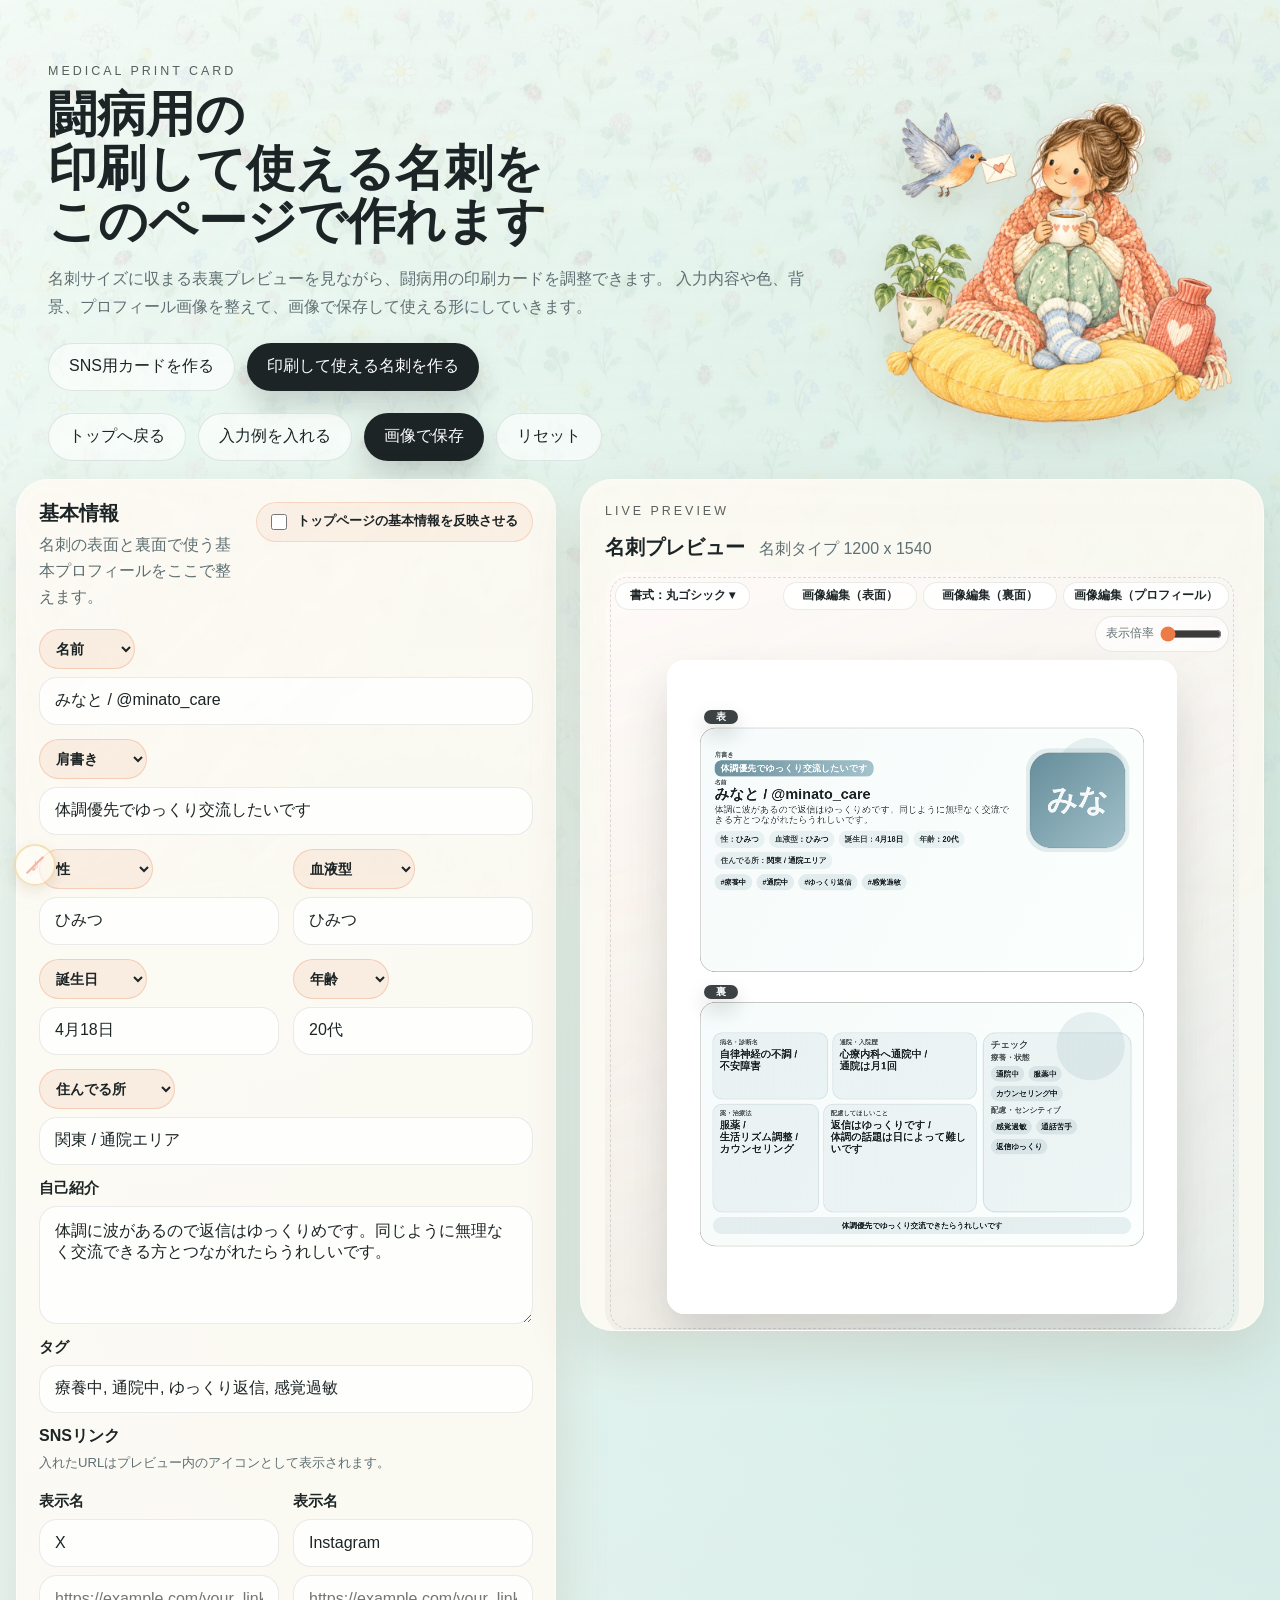
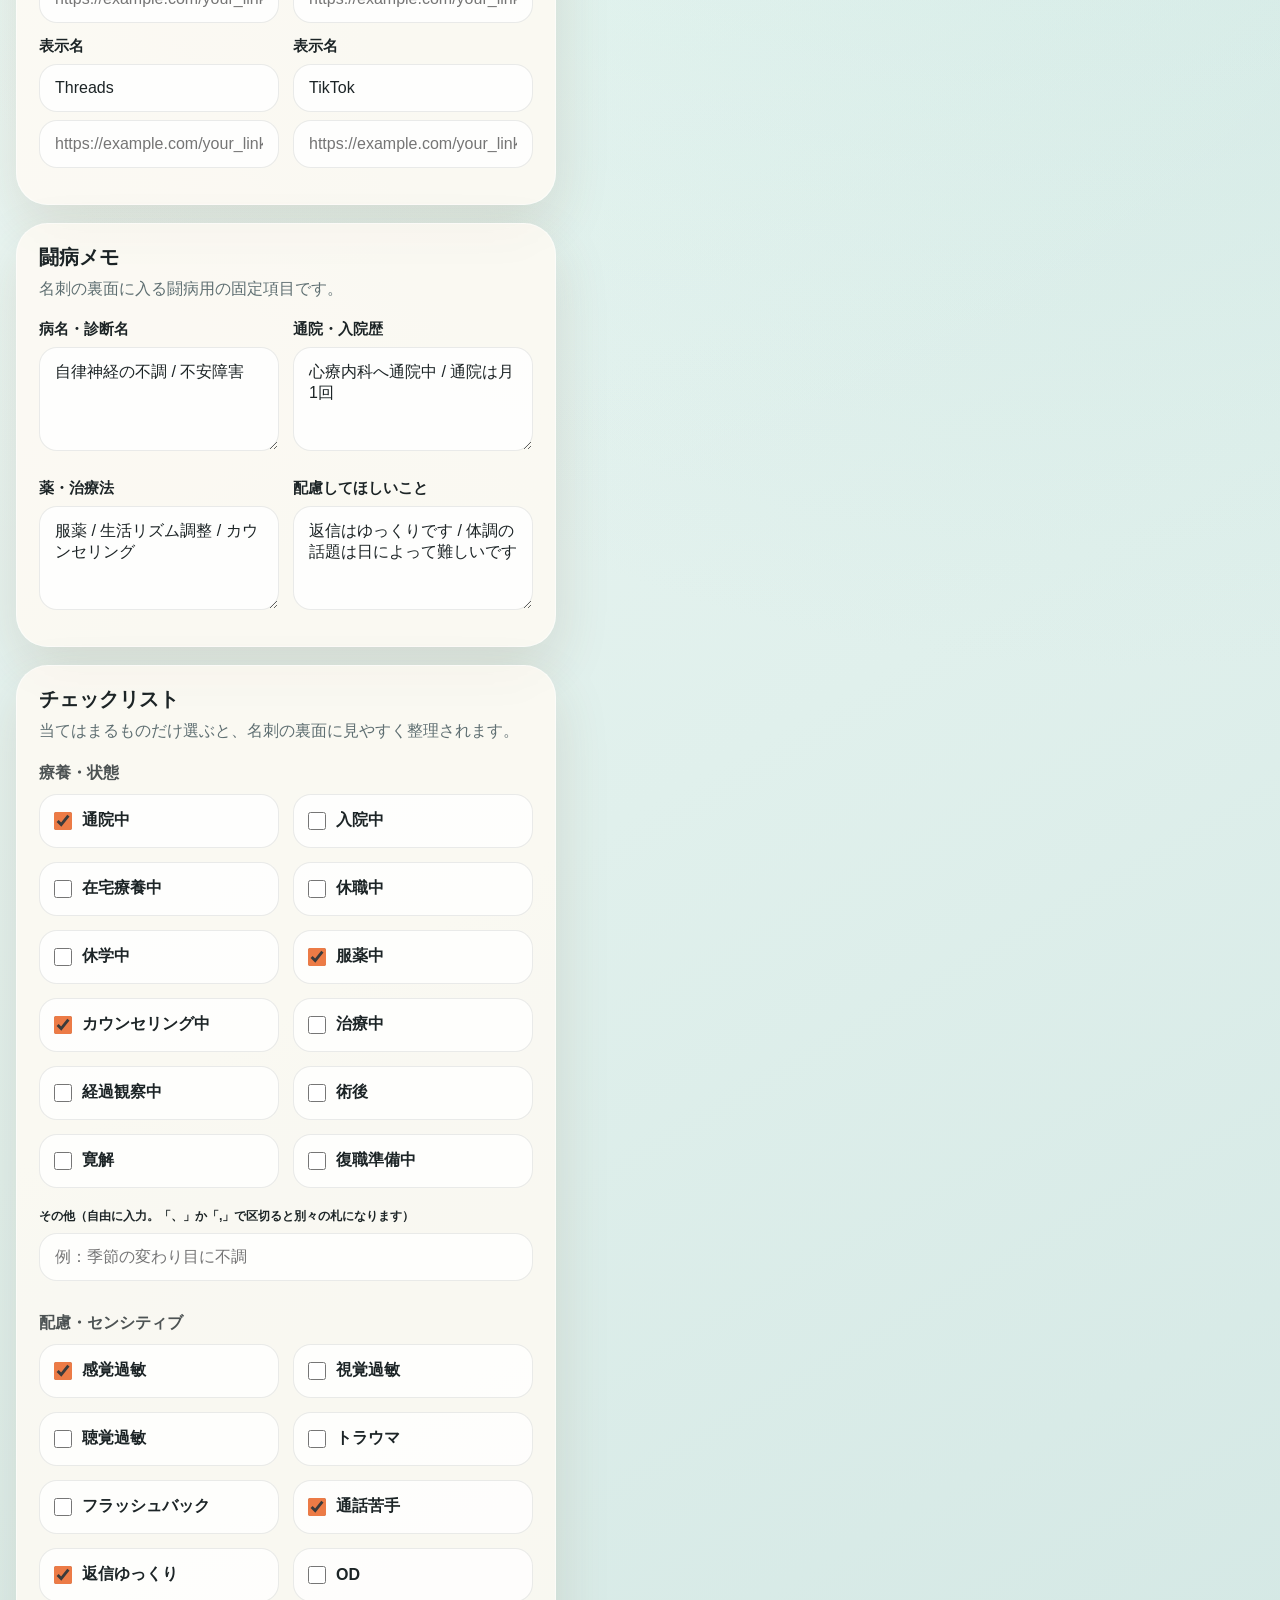
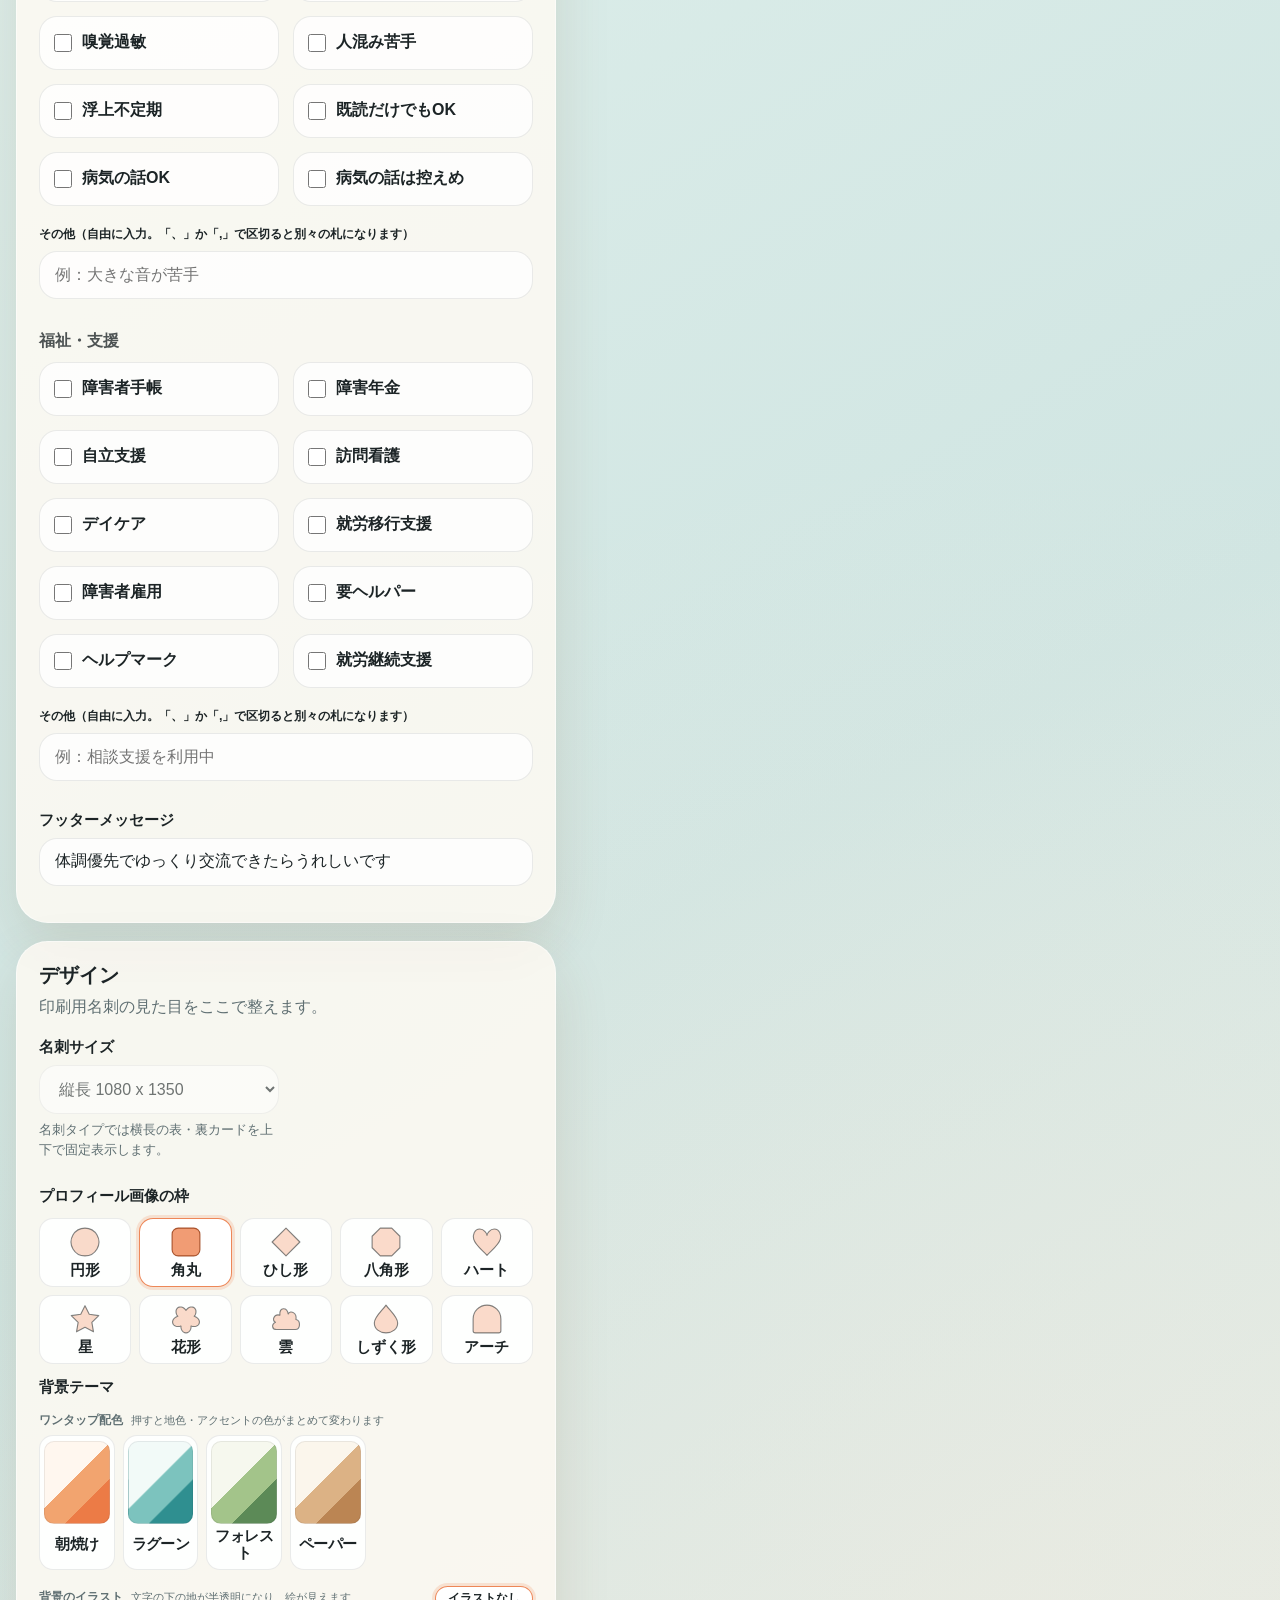
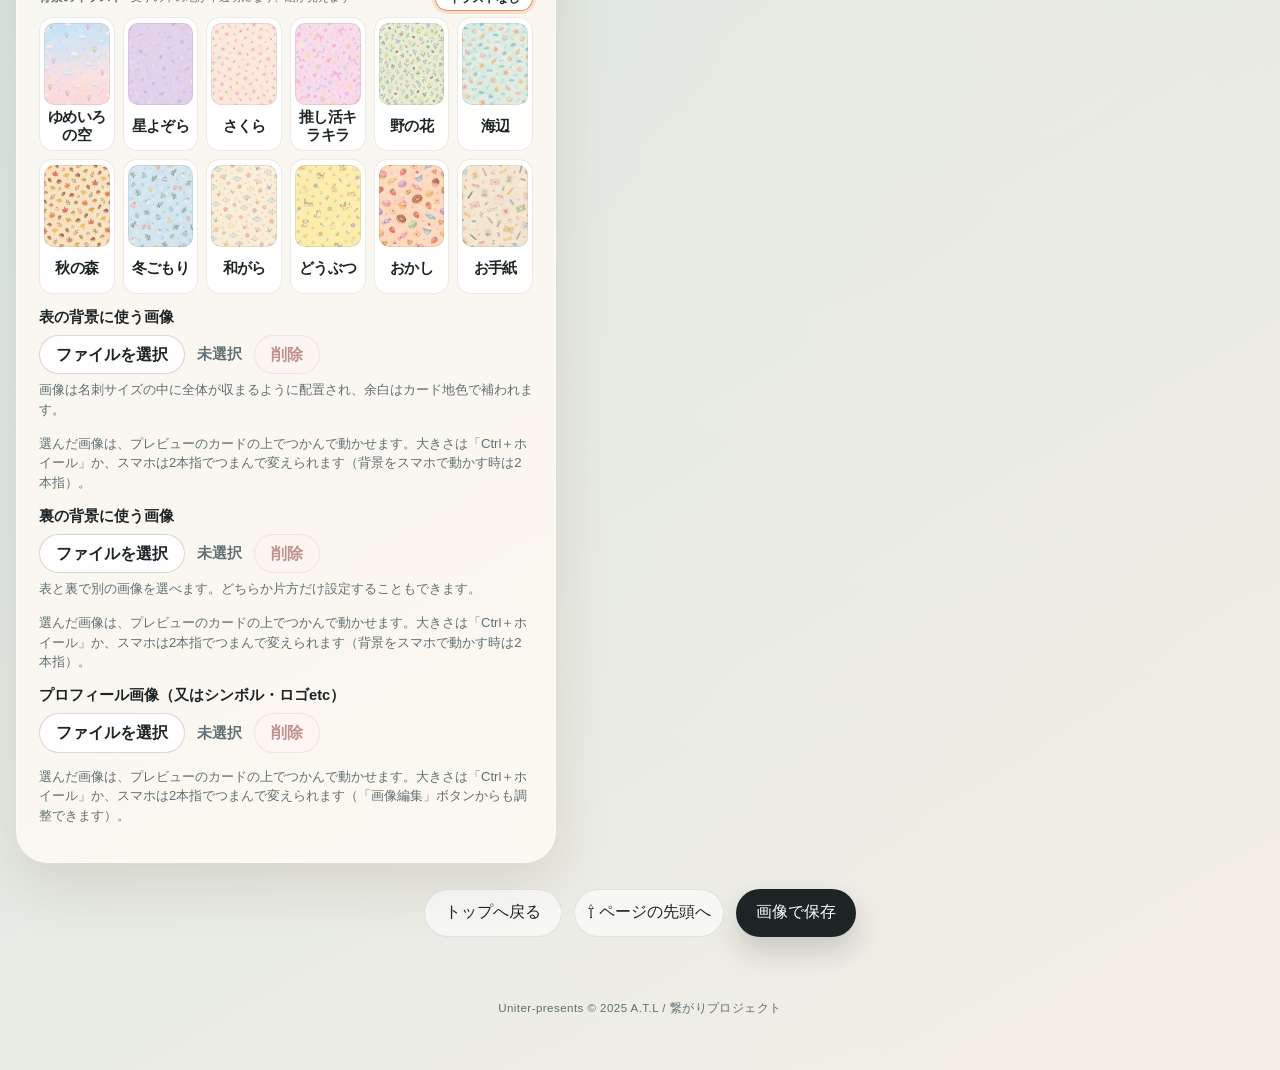
<file: medical-print.html>
<!doctype html>
<html lang="ja">
<head>
  <meta charset="utf-8">
  <meta name="viewport" content="width=device-width, initial-scale=1">
  <title>闘病用の名刺（印刷用）｜ハロカ</title>
  <meta name="description" content="入力するだけで、SNSの自己紹介カードと印刷できる名刺がつくれます。日常用・闘病用・推し活用。">
  <!-- リンクを貼った時のサムネイル（LINE・X・Facebook など） -->
  <meta property="og:type" content="website">
  <meta property="og:site_name" content="ハロカ｜はじめましてのプロフカード">
  <meta property="og:title" content="闘病用の名刺（印刷用）｜ハロカ">
  <meta property="og:description" content="入力するだけで、SNSの自己紹介カードと印刷できる名刺がつくれます。日常用・闘病用・推し活用。">
  <meta property="og:url" content="https://sns-self-intro-card.netlify.app/medical-print.html">
  <meta property="og:image" content="https://sns-self-intro-card.netlify.app/ogp.jpg">
  <meta property="og:image:width" content="1200">
  <meta property="og:image:height" content="630">
  <meta property="og:locale" content="ja_JP">
  <meta name="twitter:card" content="summary_large_image">
  <meta name="twitter:title" content="闘病用の名刺（印刷用）｜ハロカ">
  <meta name="twitter:description" content="入力するだけで、SNSの自己紹介カードと印刷できる名刺がつくれます。日常用・闘病用・推し活用。">
  <meta name="twitter:image" content="https://sns-self-intro-card.netlify.app/ogp.jpg">
  <link rel="stylesheet" href="./style.css?v=20260929e">
  <link rel="preconnect" href="https://fonts.googleapis.com">
  <link rel="preconnect" href="https://fonts.gstatic.com" crossorigin>
  <link rel="stylesheet" href="https://fonts.googleapis.com/css2?family=Noto+Sans+JP:wght@400;700&family=Zen+Maru+Gothic:wght@400;700&family=Shippori+Mincho:wght@400;700&family=DotGothic16&family=Noto+Serif+JP:wght@400;700&family=RocknRoll+One&family=Rampart+One&family=Klee+One:wght@400;600&family=Stick&family=Dela+Gothic+One&family=Yusei+Magic&family=Hachi+Maru+Pop&family=Kaisei+Decol:wght@400;700&family=Mochiy+Pop+One&family=Reggae+One&display=swap">
</head>
<body class="medical-page" data-storage-key="sns-medical-print-card-state" data-forced-layout-mode="business">
  <div class="page-shell">
    <header class="hero">
      <p class="eyebrow">MEDICAL PRINT CARD</p>
      <h1>闘病用の<br>印刷して使える名刺を<br>このページで作れます</h1>
      <p class="lead">
        名刺サイズに収まる表裏プレビューを見ながら、闘病用の印刷カードを調整できます。
        入力内容や色、背景、プロフィール画像を整えて、画像で保存して使える形にしていきます。
      </p>
      <div class="mode-switch" aria-label="ページ切り替え">
        <a class="mode-link" href="./medical-format.html">SNS用カードを作る</a>
        <a class="mode-link is-active" href="./medical-print.html" aria-current="page">印刷して使える名刺を作る</a>
      </div>
      <div class="hero-actions">
        <button type="button" class="ghost" onclick="location.href='./index.html'">トップへ戻る</button>
        <button type="button" class="ghost" id="loadSample">入力例を入れる</button>
        <button type="button" class="primary" id="downloadCard">画像で保存</button>
        <button type="button" class="ghost" id="resetCard">リセット</button>
      </div>
      <img class="hero-illust" src="./images/hero-medical.webp" alt="" aria-hidden="true">
    </header>

    <main class="layout">
      <section class="editor">
        <form id="cardForm">
          <input type="hidden" id="layoutMode" name="layoutMode" value="business">

          <section class="panel">
            <div class="panel-header panel-header-with-sync">
              <div class="panel-header-copy">
                <h2>基本情報</h2>
                <p>名刺の表面と裏面で使う基本プロフィールをここで整えます。</p>
              </div>
              <label class="common-sync-inline">
                <input id="useCommonProfile" name="useCommonProfile" type="checkbox">
                <span>トップページの基本情報を反映させる</span>
              </label>
            </div>
            <div class="field">
              <div class="label-row">
                <select id="displayNameLabel" name="displayNameLabel" class="label-select" aria-label="名前のラベル">
                  <option value="名前">名前</option>
                  <option value="HN">HN</option>
                  <option value="通名">通名</option>
                </select>
              </div>
              <input id="displayName" name="displayName" type="text" maxlength="40" placeholder="みなと / @minato_create">
            </div>
            <div class="field">
              <div class="label-row">
                <select id="roleLabel" name="roleLabel" class="label-select" aria-label="肩書きのラベル">
                  <option value="肩書き">肩書き</option>
                  <option value="称号">称号</option>
                  <option value="職業">職業</option>
                  <option value="ランク">ランク</option>
                </select>
              </div>
              <input id="role" name="role" type="text" maxlength="48" placeholder="ゆっくり交流したい療養中アカウントです">
            </div>
            <div class="field-grid">
              <div class="field">
                <div class="label-row">
                  <select id="genderLabel" name="genderLabel" class="label-select" aria-label="性のラベル">
                    <option value="性">性</option>
                    <option value="属性">属性</option>
                    <option value="♂♀">♂♀</option>
                    <option value="gender">gender</option>
                  </select>
                </div>
                <input id="gender" name="gender" type="text" maxlength="24" placeholder="ひみつ / nonbinary">
              </div>
              <div class="field">
                <div class="label-row">
                  <select id="bloodLabel" name="bloodLabel" class="label-select" aria-label="血液型のラベル">
                    <option value="血液型">血液型</option>
                    <option value="血の種類">血の種類</option>
                  </select>
                </div>
                <input id="blood" name="blood" type="text" maxlength="24" placeholder="A型 / AB型 / ひみつ">
              </div>
            </div>
            <div class="field-grid">
              <div class="field">
                <div class="label-row">
                  <select id="birthdayLabel" name="birthdayLabel" class="label-select" aria-label="誕生日のラベル">
                    <option value="誕生日">誕生日</option>
                    <option value="記念日">記念日</option>
                  </select>
                </div>
                <input id="birthday" name="birthday" type="text" maxlength="24" placeholder="4月18日 / 記念日">
              </div>
              <div class="field">
                <div class="label-row">
                  <select id="ageLabel" name="ageLabel" class="label-select" aria-label="年齢のラベル">
                    <option value="年齢">年齢</option>
                    <option value="世代">世代</option>
                  </select>
                </div>
                <input id="age" name="age" type="text" maxlength="24" placeholder="20代 / Z世代">
              </div>
            </div>
            <div class="field">
              <div class="label-row">
                <select id="locationLabel" name="locationLabel" class="label-select" aria-label="住んでる所のラベル">
                  <option value="住んでる所">住んでる所</option>
                  <option value="出身地">出身地</option>
                  <option value="生息地">生息地</option>
                  <option value="出没場所">出没場所</option>
                </select>
              </div>
              <input id="location" name="location" type="text" maxlength="40" placeholder="関東 / 通院エリア">
            </div>
            <label class="field">
              <span>自己紹介</span>
              <textarea id="intro" name="intro" rows="4" maxlength="180" placeholder="体調や交流ペース、伝えておきたい内容を短めにまとめられます。"></textarea>
            </label>
            <label class="field">
              <span>タグ</span>
              <input id="tags" name="tags" type="text" maxlength="120" placeholder="療養中, 通院中, ゆっくり返信">
            </label>
            <div class="field">
              <div class="panel-header compact">
                <h2>SNSリンク</h2>
                <p>入れたURLはプレビュー内のアイコンとして表示されます。</p>
              </div>
              <div class="social-input-grid">
                <label class="field inline-field">
                  <span>表示名</span>
                  <input id="socialXLabel" name="socialXLabel" type="text" maxlength="20" placeholder="X / BOOTH / ブログ">
                  <input id="socialX" name="socialX" type="url" maxlength="160" placeholder="https://example.com/your_link">
                </label>
                <label class="field inline-field">
                  <span>表示名</span>
                  <input id="socialInstagramLabel" name="socialInstagramLabel" type="text" maxlength="20" placeholder="Instagram / 通販 / サイト">
                  <input id="socialInstagram" name="socialInstagram" type="url" maxlength="160" placeholder="https://example.com/your_link">
                </label>
                <label class="field inline-field">
                  <span>表示名</span>
                  <input id="socialThreadsLabel" name="socialThreadsLabel" type="text" maxlength="20" placeholder="Threads / Lit.Link / ブログ">
                  <input id="socialThreads" name="socialThreads" type="url" maxlength="160" placeholder="https://example.com/your_link">
                </label>
                <label class="field inline-field">
                  <span>表示名</span>
                  <input id="socialTikTokLabel" name="socialTikTokLabel" type="text" maxlength="20" placeholder="TikTok / YouTube / 公式">
                  <input id="socialTikTok" name="socialTikTok" type="url" maxlength="160" placeholder="https://example.com/your_link">
                </label>
              </div>
            </div>
          </section>

          <section class="panel">
            <div class="panel-header">
              <h2>闘病メモ</h2>
              <p>名刺の裏面に入る闘病用の固定項目です。</p>
            </div>
            <div class="fixed-item-grid">
              <label class="field">
                <span>病名・診断名</span>
                <textarea id="diagnosis" name="diagnosis" rows="3" maxlength="140" placeholder="病名 / 診断名 / 症状名など"></textarea>
              </label>
              <label class="field">
                <span>通院・入院歴</span>
                <textarea id="careHistory" name="careHistory" rows="3" maxlength="140" placeholder="通院中 / 入院歴 / 受診科など"></textarea>
              </label>
              <label class="field">
                <span>薬・治療法</span>
                <textarea id="treatment" name="treatment" rows="3" maxlength="140" placeholder="服薬 / 治療内容 / リハビリなど"></textarea>
              </label>
              <label class="field">
                <span>配慮してほしいこと</span>
                <textarea id="supportNeeds" name="supportNeeds" rows="3" maxlength="140" placeholder="避けたい話題 / 必要な配慮 / 連絡ペースなど"></textarea>
              </label>
            </div>
          </section>

          <section class="panel">
            <div class="panel-header">
              <h2>チェックリスト</h2>
              <p>当てはまるものだけ選ぶと、名刺の裏面に見やすく整理されます。</p>
            </div>
            <div class="checklist-sections">
              <section class="check-group">
                <h3>療養・状態</h3>
                <div class="checklist-grid">
                  <label class="check-option"><input id="checkOutpatient" name="checkOutpatient" type="checkbox"><span>通院中</span></label>
                  <label class="check-option"><input id="checkHospitalized" name="checkHospitalized" type="checkbox"><span>入院中</span></label>
                  <label class="check-option"><input id="checkHomeCare" name="checkHomeCare" type="checkbox"><span>在宅療養中</span></label>
                  <label class="check-option"><input id="checkLeaveWork" name="checkLeaveWork" type="checkbox"><span>休職中</span></label>
                  <label class="check-option"><input id="checkLeaveSchool" name="checkLeaveSchool" type="checkbox"><span>休学中</span></label>
                  <label class="check-option"><input id="checkMedication" name="checkMedication" type="checkbox"><span>服薬中</span></label>
                  <label class="check-option"><input id="checkCounseling" name="checkCounseling" type="checkbox"><span>カウンセリング中</span></label>
                  <label class="check-option"><input id="checkInTreatment" name="checkInTreatment" type="checkbox"><span>治療中</span></label>
                  <label class="check-option"><input id="checkObservation" name="checkObservation" type="checkbox"><span>経過観察中</span></label>
                  <label class="check-option"><input id="checkPostSurgery" name="checkPostSurgery" type="checkbox"><span>術後</span></label>
                  <label class="check-option"><input id="checkRemission" name="checkRemission" type="checkbox"><span>寛解</span></label>
                  <label class="check-option"><input id="checkReturnPrep" name="checkReturnPrep" type="checkbox"><span>復職準備中</span></label>
                </div>
                <label class="field check-custom"><span>その他（自由に入力。「、」か「,」で区切ると別々の札になります）</span><input id="checkCustomMedState" name="checkCustomMedState" type="text" maxlength="60" placeholder="例：季節の変わり目に不調"></label>
              </section>

              <section class="check-group">
                <h3>配慮・センシティブ</h3>
                <div class="checklist-grid">
                  <label class="check-option"><input id="checkSensorySensitive" name="checkSensorySensitive" type="checkbox"><span>感覚過敏</span></label>
                  <label class="check-option"><input id="checkVisualSensitive" name="checkVisualSensitive" type="checkbox"><span>視覚過敏</span></label>
                  <label class="check-option"><input id="checkAuditorySensitive" name="checkAuditorySensitive" type="checkbox"><span>聴覚過敏</span></label>
                  <label class="check-option"><input id="checkTrauma" name="checkTrauma" type="checkbox"><span>トラウマ</span></label>
                  <label class="check-option"><input id="checkFlashback" name="checkFlashback" type="checkbox"><span>フラッシュバック</span></label>
                  <label class="check-option"><input id="checkPhoneHard" name="checkPhoneHard" type="checkbox"><span>通話苦手</span></label>
                  <label class="check-option"><input id="checkSlowReply" name="checkSlowReply" type="checkbox"><span>返信ゆっくり</span></label>
                  <label class="check-option"><input id="checkOd" name="checkOd" type="checkbox"><span>OD</span></label>
                  <label class="check-option"><input id="checkSmellSensitive" name="checkSmellSensitive" type="checkbox"><span>嗅覚過敏</span></label>
                  <label class="check-option"><input id="checkCrowdHard" name="checkCrowdHard" type="checkbox"><span>人混み苦手</span></label>
                  <label class="check-option"><input id="checkIrregular" name="checkIrregular" type="checkbox"><span>浮上不定期</span></label>
                  <label class="check-option"><input id="checkReadOnlyOk" name="checkReadOnlyOk" type="checkbox"><span>既読だけでもOK</span></label>
                  <label class="check-option"><input id="checkIllnessTalkOk" name="checkIllnessTalkOk" type="checkbox" data-exclusive="illnessTalk"><span>病気の話OK</span></label>
                  <label class="check-option"><input id="checkIllnessTalkLess" name="checkIllnessTalkLess" type="checkbox" data-exclusive="illnessTalk"><span>病気の話は控えめ</span></label>
                </div>
                <label class="field check-custom"><span>その他（自由に入力。「、」か「,」で区切ると別々の札になります）</span><input id="checkCustomMedCare" name="checkCustomMedCare" type="text" maxlength="60" placeholder="例：大きな音が苦手"></label>
              </section>

              <section class="check-group">
                <h3>福祉・支援</h3>
                <div class="checklist-grid">
                  <label class="check-option"><input id="checkDisabilityCard" name="checkDisabilityCard" type="checkbox"><span>障害者手帳</span></label>
                  <label class="check-option"><input id="checkDisabilityPension" name="checkDisabilityPension" type="checkbox"><span>障害年金</span></label>
                  <label class="check-option"><input id="checkJiritsuShien" name="checkJiritsuShien" type="checkbox"><span>自立支援</span></label>
                  <label class="check-option"><input id="checkVisitingNurse" name="checkVisitingNurse" type="checkbox"><span>訪問看護</span></label>
                  <label class="check-option"><input id="checkDayCare" name="checkDayCare" type="checkbox"><span>デイケア</span></label>
                  <label class="check-option"><input id="checkEmploymentTransition" name="checkEmploymentTransition" type="checkbox"><span>就労移行支援</span></label>
                  <label class="check-option"><input id="checkDisabilityEmployment" name="checkDisabilityEmployment" type="checkbox"><span>障害者雇用</span></label>
                  <label class="check-option"><input id="checkHelper" name="checkHelper" type="checkbox"><span>要ヘルパー</span></label>
                  <label class="check-option"><input id="checkHelpMark" name="checkHelpMark" type="checkbox"><span>ヘルプマーク</span></label>
                  <label class="check-option"><input id="checkEmploymentSupport" name="checkEmploymentSupport" type="checkbox"><span>就労継続支援</span></label>
                </div>
                <label class="field check-custom"><span>その他（自由に入力。「、」か「,」で区切ると別々の札になります）</span><input id="checkCustomMedSupport" name="checkCustomMedSupport" type="text" maxlength="60" placeholder="例：相談支援を利用中"></label>
              </section>
            </div>
            <label class="field">
              <span>フッターメッセージ</span>
              <input id="footerMessage" name="footerMessage" type="text" maxlength="64" placeholder="体調優先でゆっくり交流できたらうれしいです">
            </label>
          </section>

          <section class="panel">
            <div class="panel-header">
              <h2>デザイン</h2>
              <p>印刷用名刺の見た目をここで整えます。</p>
            </div>
            <div class="field-grid">
              <label class="field">
                <span>名刺サイズ</span>
                <select id="sizePreset" name="sizePreset">
                  <option value="portrait">縦長 1080 x 1350</option>
                  <option value="square">正方形 1080 x 1080</option>
                  <option value="story">ストーリー 1080 x 1920</option>
                </select>
                <p class="field-note" id="sizePresetNote">印刷用名刺モードでは名刺サイズの表裏プレビューに固定されます。</p>
              </label>
              <label class="field">
                <span>プロフィール画像の枠</span>
                <select id="avatarShape" name="avatarShape" class="avatar-shape-native">
                  <option value="circle">円形</option>
                  <option value="rounded">角丸</option>
                  <option value="diamond">ひし形</option>
                  <option value="octagon">八角形</option>
                  <option value="heart">ハート</option>
                  <option value="star">星</option>
                  <option value="flower">花形</option>
                  <option value="cloud">雲</option>
                  <option value="drop">しずく形</option>
                  <option value="arch">アーチ</option>
                </select>
              </label>
            </div>
            <div class="field-grid">
              <label class="field">
                <span>背景テーマ</span>
                <select id="themePreset" name="themePreset" class="theme-picker-native">
                  <option value="sunrise">朝焼け</option>
                  <option value="lagoon">ラグーン</option>
                  <option value="forest">フォレスト</option>
                  <option value="paper">ペーパー</option>
                  <option value="illust-sky">ゆめいろの空</option>
                  <option value="illust-night">星よぞら</option>
                  <option value="illust-sakura">さくら</option>
                  <option value="illust-oshi">推し活キラキラ</option>
                  <option value="illust-meadow">野の花</option>
                  <option value="illust-sea">海辺</option>
                  <option value="illust-autumn">秋の森</option>
                  <option value="illust-winter">冬ごもり</option>
                  <option value="illust-wagara">和がら</option>
                  <option value="illust-paws">どうぶつ</option>
                  <option value="illust-sweets">おかし</option>
                  <option value="illust-letters">お手紙</option>
                </select>
              </label>
            </div>
            <div class="field file-field" id="backgroundImageFrontField" hidden>
              <span>表の背景に使う画像</span>
              <div class="file-picker">
                <button type="button" class="file-picker-button" data-file-input-button="backgroundImageFrontFile" data-focus-target="backgroundImageFrontFile">ファイルを選択</button>
                <span class="file-picker-name" id="backgroundImageFrontFileName" aria-live="polite">未選択</span>
                <button type="button" class="file-picker-button file-picker-clear" data-file-clear-target="backgroundImageFrontFile">削除</button>
              </div>
              <input id="backgroundImageFrontFile" name="backgroundImageFrontFile" type="file" accept="image/*" class="file-input-native" data-file-name-target="backgroundImageFrontFileName">
              <p class="field-note">画像は名刺サイズの中に全体が収まるように配置され、余白はカード地色で補われます。</p>
            </div>
            <div class="field file-field" id="backgroundImageBackField" hidden>
              <span>裏の背景に使う画像</span>
              <div class="file-picker">
                <button type="button" class="file-picker-button" data-file-input-button="backgroundImageBackFile" data-focus-target="backgroundImageBackFile">ファイルを選択</button>
                <span class="file-picker-name" id="backgroundImageBackFileName" aria-live="polite">未選択</span>
                <button type="button" class="file-picker-button file-picker-clear" data-file-clear-target="backgroundImageBackFile">削除</button>
              </div>
              <input id="backgroundImageBackFile" name="backgroundImageBackFile" type="file" accept="image/*" class="file-input-native" data-file-name-target="backgroundImageBackFileName">
              <p class="field-note">表と裏で別の画像を選べます。どちらか片方だけ設定することもできます。</p>
            </div>
            <div class="field file-field">
              <span>プロフィール画像（又はシンボル・ロゴetc）</span>
              <div class="file-picker">
                <button type="button" class="file-picker-button" data-file-input-button="avatarFile" data-focus-target="avatarFile">ファイルを選択</button>
                <span class="file-picker-name" id="avatarFileName" aria-live="polite">未選択</span>
                <button type="button" class="file-picker-button file-picker-clear" data-file-clear-target="avatarFile">削除</button>
              </div>
              <input id="avatarFile" name="avatarFile" type="file" accept="image/*" class="file-input-native" data-file-name-target="avatarFileName">
            </div>
          </section>
        </form>
      </section>

      <section class="preview">
        <div class="preview-header">
          <div class="preview-heading">
            <p class="eyebrow">LIVE PREVIEW</p>
            <div class="preview-title-row">
              <h2>名刺プレビュー</h2>
              <p class="preview-size" id="previewSizeLabel">名刺タイプ 1200 x 1540</p>
            </div>
          </div>
          <div class="preview-meta">
            <div class="preview-color-controls">
              <div class="preview-color-row">
                <label class="preview-color-chip"><span>ラベル文字色</span><input id="labelTextColor" name="labelTextColor" type="color" form="cardForm" data-preview-color-control></label>
                <label class="preview-color-chip"><span>入力文字色</span><input id="textColor" name="textColor" type="color" form="cardForm" data-preview-color-control></label>
                <select id="textStylePreset" name="textStylePreset" form="cardForm" data-preview-color-control class="style-preset-native" tabindex="-1" aria-hidden="true">
                  <option value="type01">タイプ①</option>
                  <option value="type02">タイプ②</option>
                  <option value="type03">タイプ③</option>
                  <option value="type04">タイプ④</option>
                  <option value="type05">タイプ⑤</option>
                  <option value="type06">タイプ⑥</option>
                  <option value="type07">タイプ⑦</option>
                  <option value="type08">タイプ⑧</option>
                  <option value="type09">タイプ⑨</option>
                  <option value="type10">タイプ⑩</option>
                  <option value="type11">タイプ⑪</option>
                  <option value="type12">タイプ⑫</option>
                  <option value="type13">タイプ⑬</option>
                  <option value="type14">タイプ⑭</option>
                  <option value="type15">タイプ⑮</option>
                </select>
                <label class="preview-color-chip"><span>アクセント</span><input id="accentColor" name="accentColor" type="color" form="cardForm" data-preview-color-control></label>
                <label class="preview-color-chip"><span>アクセント2</span><input id="accentColorEnd" name="accentColorEnd" type="color" form="cardForm" data-preview-color-control></label>
                <label class="preview-color-chip"><span>カード地色</span><input id="surfaceColor" name="surfaceColor" type="color" form="cardForm" data-preview-color-control></label>
                <label class="preview-color-chip"><span>カード地色2</span><input id="surfaceColorEnd" name="surfaceColorEnd" type="color" form="cardForm" data-preview-color-control></label>
              </div>
              <p class="preview-color-note">色を変えると名刺の表裏にすぐ反映されます。</p>
            </div>
            <div class="style-chip-row">
              <span class="style-chip-row-label" id="textStyleLabel">書式</span>
              <div class="style-chip-strip" id="textStyleChips" role="radiogroup" aria-labelledby="textStyleLabel"></div>
            </div>
            <div class="preview-zoom-control" aria-label="プレビューの拡大表示">
              <div class="preview-zoom-head">
                <span>表示倍率</span>
                <output id="previewZoomValue" for="previewZoomRange" hidden>100%</output>
              </div>
              <div class="preview-zoom-buttons">
                <button type="button" class="preview-zoom-button" id="previewZoomOut" data-preview-zoom-action="out" aria-label="プレビューを縮小">-</button>
                <button type="button" class="preview-zoom-button" id="previewZoomReset" data-preview-zoom-action="reset">等倍</button>
                <button type="button" class="preview-zoom-button" id="previewZoomIn" data-preview-zoom-action="in" aria-label="プレビューを拡大">+</button>
              </div>
            </div>
            <div class="preview-opacity-duo" id="backgroundOpacityControl" hidden>
              <label class="preview-opacity-control">
                <div class="preview-opacity-head">
                  <span>表の背景の強調度</span>
                  <output id="backgroundOverlayOpacityFrontValue" data-range-output-for="backgroundOverlayOpacityFront" data-range-format="percent">55%</output>
                </div>
                <input id="backgroundOverlayOpacityFront" name="backgroundOverlayOpacityFront" type="range" min="0" max="100" step="1" value="55" form="cardForm">
              </label>
              <label class="preview-opacity-control">
                <div class="preview-opacity-head">
                  <span>裏の背景の強調度</span>
                  <output id="backgroundOverlayOpacityBackValue" data-range-output-for="backgroundOverlayOpacityBack" data-range-format="percent">55%</output>
                </div>
                <input id="backgroundOverlayOpacityBack" name="backgroundOverlayOpacityBack" type="range" min="0" max="100" step="1" value="55" form="cardForm">
              </label>
            </div>
          </div>
        </div>
        <div class="preview-frame" id="previewFrame">
          <div class="preview-adjust-toolbar" aria-label="画像編集ボタン">
            <button type="button" class="preview-adjust-toggle" data-preview-adjust-target="backgroundFront">画像編集（表面）</button>
            <button type="button" class="preview-adjust-toggle" data-preview-adjust-target="backgroundBack">画像編集（裏面）</button>
            <button type="button" class="preview-adjust-toggle" data-preview-adjust-target="avatar">画像編集（プロフィール）</button>
          </div>
          <div class="canvas-stage">
            <canvas id="cardCanvas" width="1200" height="1540" aria-label="闘病用印刷名刺のプレビュー"></canvas>
            <div class="social-overlay" id="socialOverlay" aria-hidden="true"></div>
          </div>
          <section class="preview-adjust-panel" id="previewAdjustPanel" hidden aria-live="polite">
            <div class="preview-adjust-head">
              <div>
                <p class="eyebrow">PREVIEW ADJUST</p>
                <h3 id="previewAdjustTitle">画像編集</h3>
              </div>
              <p class="preview-adjust-note" id="previewAdjustNote">画像の大きさと位置をここで編集できます。</p>
            </div>
            <button type="button" class="preview-adjust-close preview-adjust-close-main" id="previewAdjustCloseMain" aria-label="close">x</button>
            <div class="range-grid preview-adjust-grid">
              <label class="range-control">
                <div class="range-control-head">
                  <span>拡縮</span>
                  <output id="previewAdjustScaleValue">100%</output>
                </div>
                <input id="previewAdjustScale" type="range" min="60" max="180" step="1" value="100">
              </label>
              <label class="range-control">
                <div class="range-control-head">
                  <span>左右</span>
                  <output id="previewAdjustOffsetXValue">0</output>
                </div>
                <input id="previewAdjustOffsetX" type="range" min="-100" max="100" step="1" value="0">
              </label>
              <label class="range-control">
                <div class="range-control-head">
                  <span>上下</span>
                  <output id="previewAdjustOffsetYValue">0</output>
                </div>
                <input id="previewAdjustOffsetY" type="range" min="-100" max="100" step="1" value="0">
              </label>
            </div>
          </section>
        </div>
      </section>
    </main>

    <div class="hero-actions page-bottom-actions">
      <button type="button" class="ghost" onclick="location.href='./index.html'">トップへ戻る</button>
      <a class="ghost scroll-top-link" href="#top">⇧ ページの先頭へ</a>
      <button type="button" class="primary" id="downloadCardBottom">画像で保存</button>
    </div>
  <p style="margin:36px 0 6px;text-align:center;font-size:0.72rem;letter-spacing:0.04em;color:var(--muted,#617175);">Uniter-presents © 2025 A.T.L / 繋がりプロジェクト</p>
  </div>
  <script src="./common-profile.js?v=20260709w"></script>
  <script src="./medical-script.js?v=20260929d"></script>
  <script src="./style-popover.js?v=20260927b"></script>
  <script src="./theme-picker.js?v=20260927c"></script>
  <script src="./avatar-shape-picker.js?v=20260927a"></script>
  <script src="./mobile-preview.js?v=20260928a"></script>
  <script src="./image-direct.js?v=20260929a"></script>
  <script src="./haroka-bgm.js?v=20260929d"></script>
  <script src="./checklist-extras.js?v=20260929a"></script>
</body>
</html>
</file>
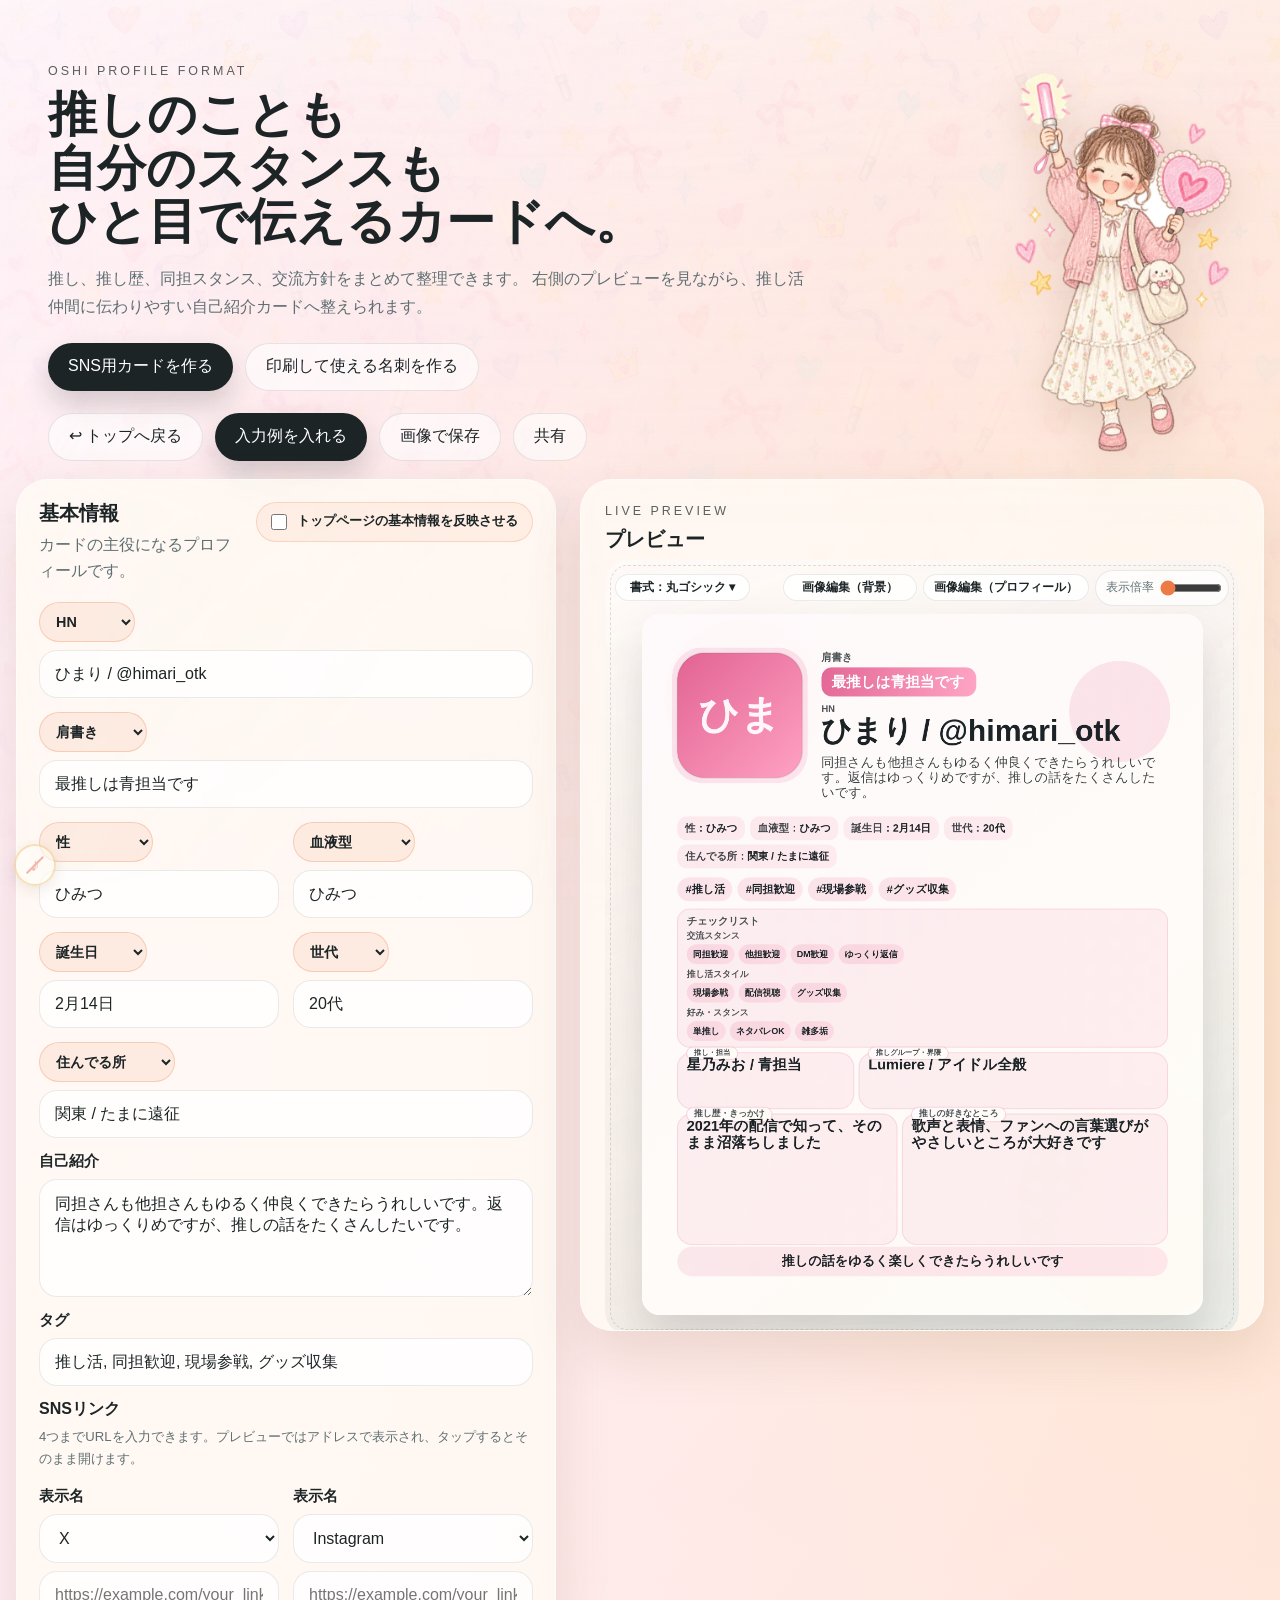
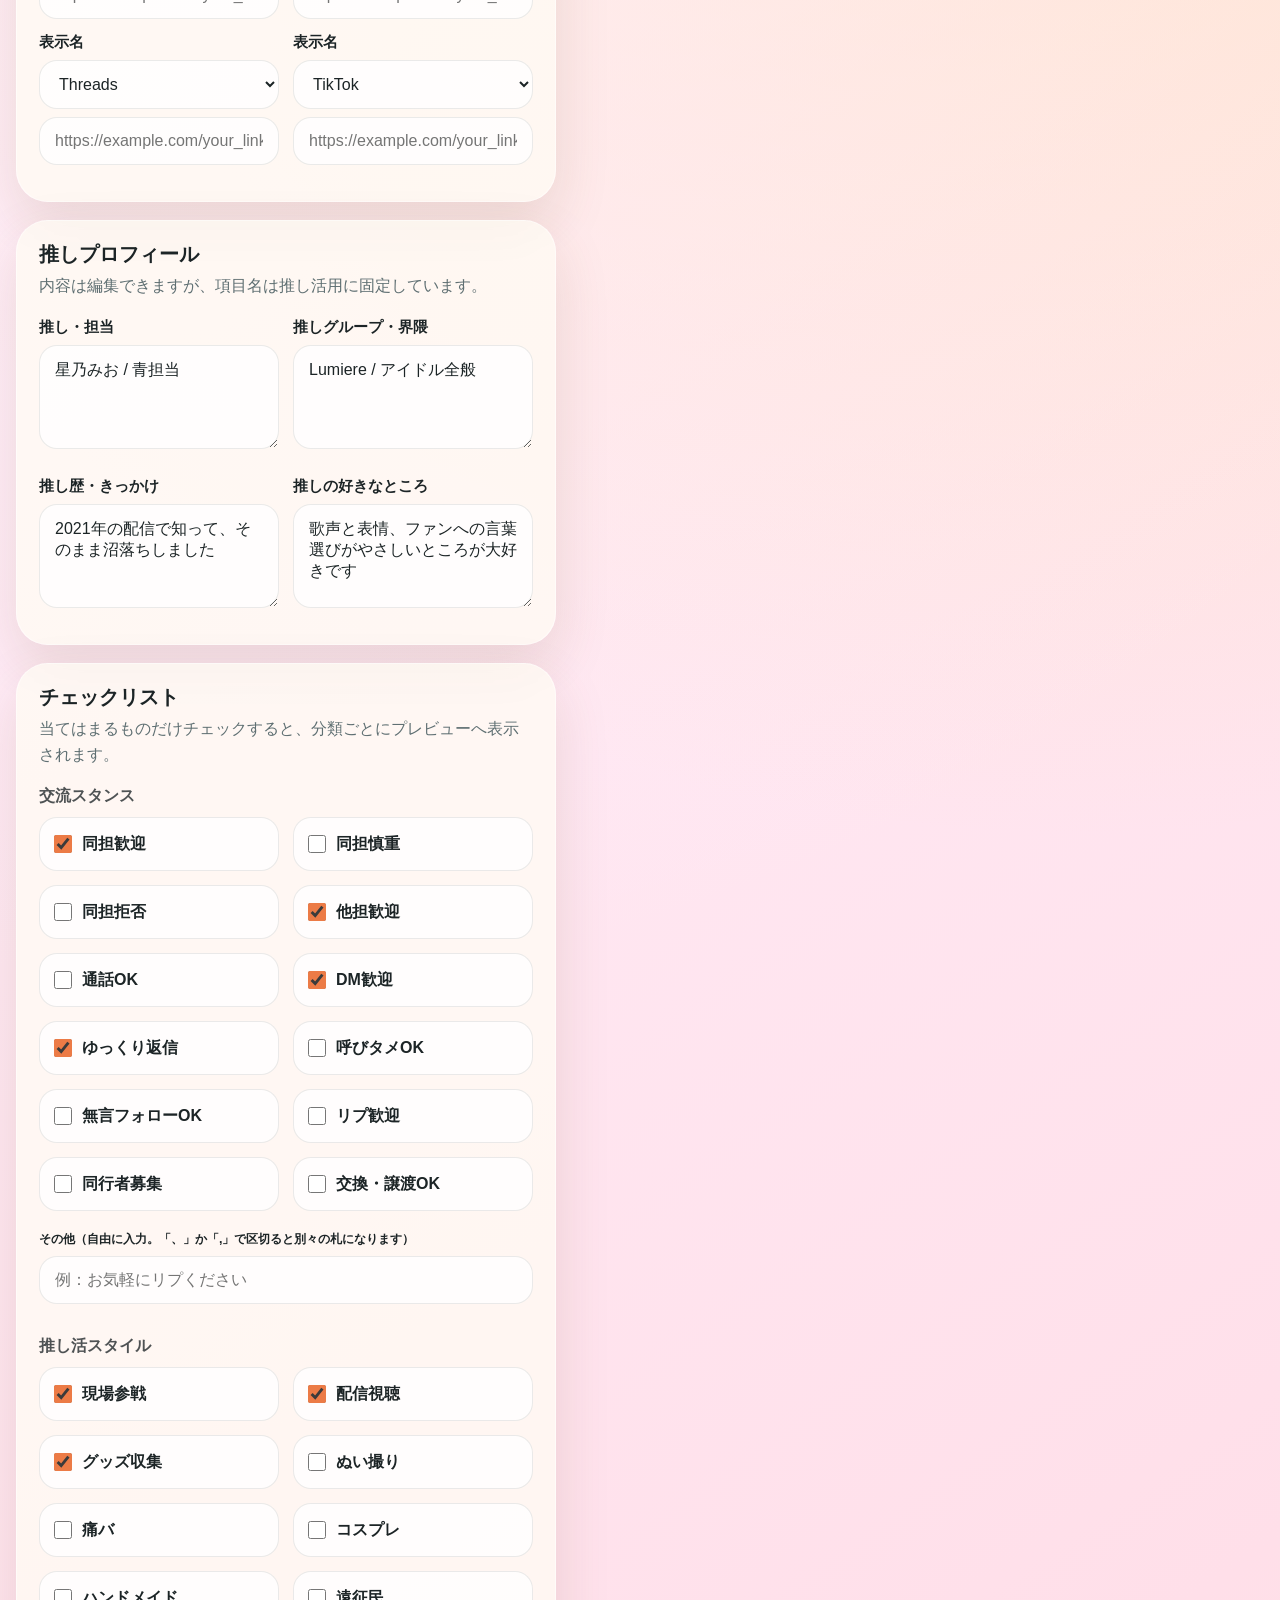
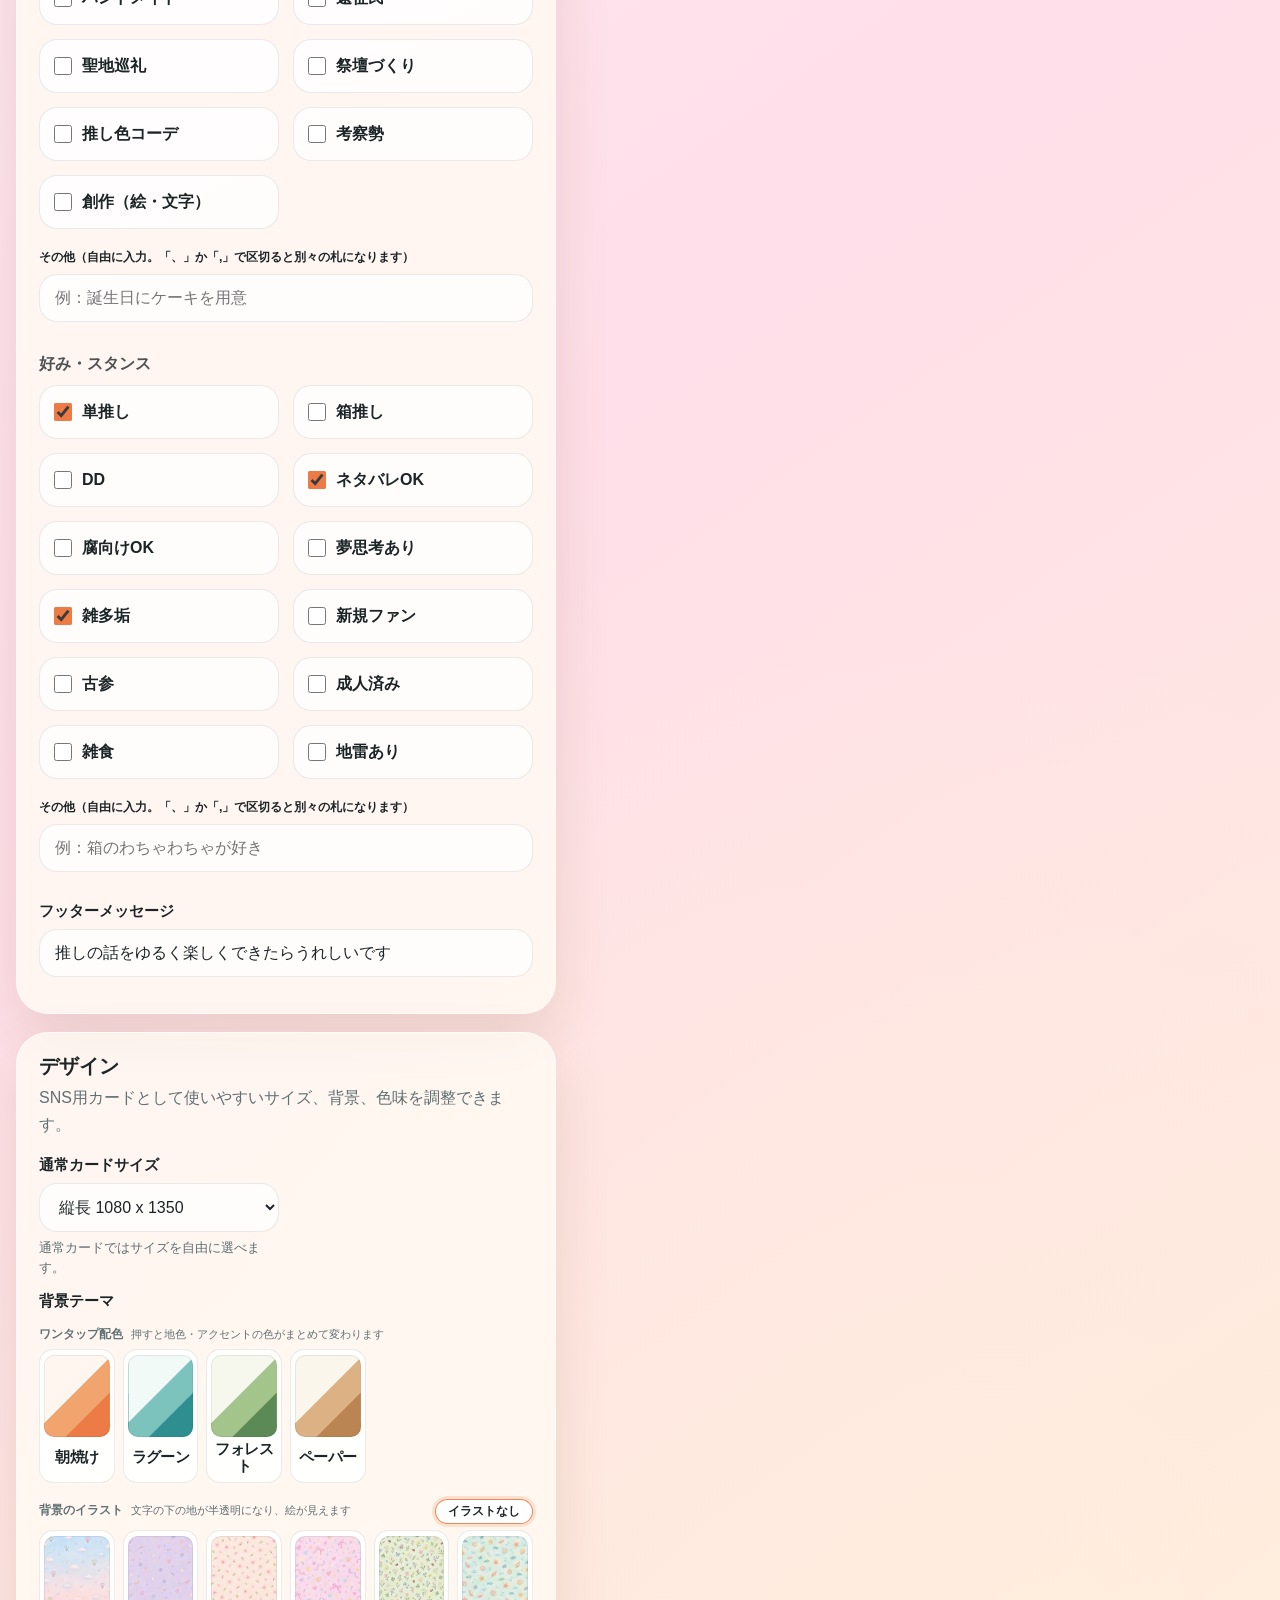
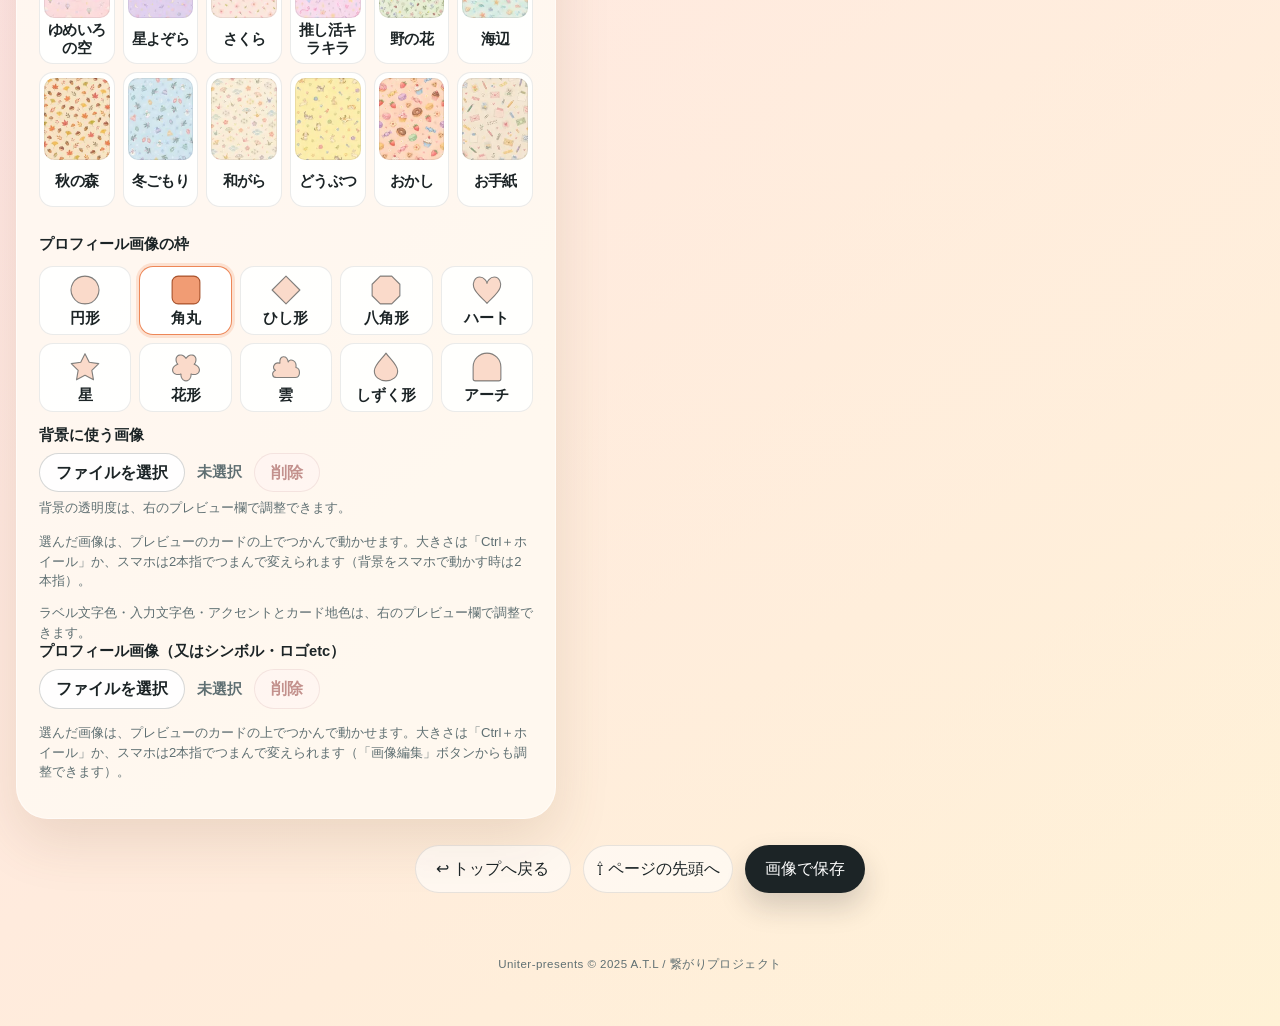
<file: oshi-format.html>
<!doctype html>
<html lang="ja">
<head>
  <meta charset="utf-8">
  <meta name="viewport" content="width=device-width, initial-scale=1">
  <title>推し活用の自己紹介カード｜ハロカ</title>
  <meta name="description" content="入力するだけで、SNSの自己紹介カードと印刷できる名刺がつくれます。日常用・闘病用・推し活用。">
  <!-- リンクを貼った時のサムネイル（LINE・X・Facebook など） -->
  <meta property="og:type" content="website">
  <meta property="og:site_name" content="ハロカ｜はじめましてのプロフカード">
  <meta property="og:title" content="推し活用の自己紹介カード｜ハロカ">
  <meta property="og:description" content="入力するだけで、SNSの自己紹介カードと印刷できる名刺がつくれます。日常用・闘病用・推し活用。">
  <meta property="og:url" content="https://sns-self-intro-card.netlify.app/oshi-format.html">
  <meta property="og:image" content="https://sns-self-intro-card.netlify.app/ogp.jpg">
  <meta property="og:image:width" content="1200">
  <meta property="og:image:height" content="630">
  <meta property="og:locale" content="ja_JP">
  <meta name="twitter:card" content="summary_large_image">
  <meta name="twitter:title" content="推し活用の自己紹介カード｜ハロカ">
  <meta name="twitter:description" content="入力するだけで、SNSの自己紹介カードと印刷できる名刺がつくれます。日常用・闘病用・推し活用。">
  <meta name="twitter:image" content="https://sns-self-intro-card.netlify.app/ogp.jpg">
  <link rel="stylesheet" href="./style.css?v=20260929e">
  <link rel="preconnect" href="https://fonts.googleapis.com">
  <link rel="preconnect" href="https://fonts.gstatic.com" crossorigin>
  <link rel="stylesheet" href="https://fonts.googleapis.com/css2?family=Noto+Sans+JP:wght@400;700&family=Zen+Maru+Gothic:wght@400;700&family=Shippori+Mincho:wght@400;700&family=DotGothic16&family=Noto+Serif+JP:wght@400;700&family=RocknRoll+One&family=Rampart+One&family=Klee+One:wght@400;600&family=Stick&family=Dela+Gothic+One&family=Yusei+Magic&family=Hachi+Maru+Pop&family=Kaisei+Decol:wght@400;700&family=Mochiy+Pop+One&family=Reggae+One&display=swap">
</head>
<body class="oshi-page">
  <div class="page-shell">
    <header class="hero">
      <p class="eyebrow">OSHI PROFILE FORMAT</p>
      <h1>推しのことも<br>自分のスタンスも<br>ひと目で伝えるカードへ。</h1>
      <p class="lead">
        推し、推し歴、同担スタンス、交流方針をまとめて整理できます。
        右側のプレビューを見ながら、推し活仲間に伝わりやすい自己紹介カードへ整えられます。
      </p>
      <div class="mode-switch" aria-label="作成モード">
        <a class="mode-link is-active" href="./oshi-format.html" aria-current="page">SNS用カードを作る</a>
        <a class="mode-link" href="./oshi-print.html">印刷して使える名刺を作る</a>
      </div>
      <div class="hero-actions">
        <button type="button" class="ghost" onclick="location.href='./index.html'">↩ トップへ戻る</button>
        <button type="button" class="primary" id="loadSample">入力例を入れる</button>
        <button type="button" class="ghost" id="downloadCard">画像で保存</button>
        <button type="button" class="ghost" id="shareCard">共有</button>
      </div>
      <img class="hero-illust" src="./images/hero-oshi.webp" alt="" aria-hidden="true">
    </header>

    <main class="layout">
      <section class="editor">
        <form id="cardForm">
          <section class="panel">
            <div class="panel-header panel-header-with-sync">
              <div class="panel-header-copy">
                <h2>基本情報</h2>
                <p>カードの主役になるプロフィールです。</p>
              </div>
              <label class="common-sync-inline">
                <input id="useCommonProfile" name="useCommonProfile" type="checkbox">
                <span>トップページの基本情報を反映させる</span>
              </label>
            </div>
            <div class="field">
              <div class="label-row">
                <select id="displayNameLabel" name="displayNameLabel" class="label-select" aria-label="名前のプレビュー表示ラベル">
                  <option value="名前">名前</option>
                  <option value="HN">HN</option>
                  <option value="通名">通名</option>
                </select>
              </div>
              <input id="displayName" name="displayName" type="text" maxlength="40" placeholder="みなと / @minato_create">
            </div>
            <div class="field">
              <div class="label-row">
                <select id="roleLabel" name="roleLabel" class="label-select" aria-label="肩書きのプレビュー表示ラベル">
                  <option value="肩書き">肩書き</option>
                  <option value="称号">称号</option>
                  <option value="職業">職業</option>
                  <option value="ランク">ランク</option>
                </select>
              </div>
              <input id="role" name="role" type="text" maxlength="48" placeholder="やさしい配色が好きなWebデザイナー">
            </div>
            <div class="field-grid">
              <div class="field">
                <div class="label-row">
                  <select id="genderLabel" name="genderLabel" class="label-select" aria-label="性別のプレビュー表示ラベル">
                    <option value="性">性</option>
                    <option value="属性">属性</option>
                    <option value="♂♀">♂♀</option>
                    <option value="gender">gender</option>
                  </select>
                </div>
                <input id="gender" name="gender" type="text" maxlength="24" placeholder="♀ / ♂ / nonbinary">
              </div>
              <div class="field">
                <div class="label-row">
                  <select id="bloodLabel" name="bloodLabel" class="label-select" aria-label="血液型のプレビュー表示ラベル">
                    <option value="血液型">血液型</option>
                    <option value="血の種類">血の種類</option>
                  </select>
                </div>
                <input id="blood" name="blood" type="text" maxlength="24" placeholder="A型 / AB型 / ひみつ">
              </div>
            </div>
            <div class="field-grid">
              <div class="field">
                <div class="label-row">
                  <select id="birthdayLabel" name="birthdayLabel" class="label-select" aria-label="誕生日のプレビュー表示ラベル">
                    <option value="誕生日">誕生日</option>
                    <option value="記念日">記念日</option>
                  </select>
                </div>
                <input id="birthday" name="birthday" type="text" maxlength="24" placeholder="4月18日 / 記念日">
              </div>
              <div class="field">
                <div class="label-row">
                  <select id="ageLabel" name="ageLabel" class="label-select" aria-label="年齢のプレビュー表示ラベル">
                    <option value="年齢">年齢</option>
                    <option value="世代">世代</option>
                  </select>
                </div>
                <input id="age" name="age" type="text" maxlength="24" placeholder="20代 / Z世代">
              </div>
            </div>
            <div class="field">
              <div class="label-row">
                <select id="locationLabel" name="locationLabel" class="label-select" aria-label="住んでる所のプレビュー表示ラベル">
                  <option value="住んでる所">住んでる所</option>
                  <option value="出身地">出身地</option>
                  <option value="生息地">生息地</option>
                  <option value="出没場所">出没場所</option>
                </select>
              </div>
              <input id="location" name="location" type="text" maxlength="40" placeholder="東京 / 出身地 / よくいる場所">
            </div>
            <label class="field">
              <span>自己紹介</span>
              <textarea id="intro" name="intro" rows="4" maxlength="180" placeholder="推し活の雰囲気や、仲良くしたい人への一言を入れてみましょう。"></textarea>
            </label>
            <label class="field">
              <span>タグ</span>
              <input id="tags" name="tags" type="text" maxlength="120" placeholder="推し活, 同担歓迎, 現場参戦, グッズ収集">
            </label>
            <div class="field">
              <div class="panel-header compact">
                <h2>SNSリンク</h2>
                <p>4つまでURLを入力できます。プレビューではアドレスで表示され、タップするとそのまま開けます。</p>
              </div>
              <div class="social-input-grid">
                <label class="field inline-field">
                  <span>表示名</span>
                  <select id="socialXLabelChoice" class="social-label-choice" data-label-target="socialXLabel" aria-label="表示名を選択">
                    <option value="X">X</option>
                    <option value="Instagram">Instagram</option>
                    <option value="Threads">Threads</option>
                    <option value="TikTok">TikTok</option>
                    <option value="YouTube">YouTube</option>
                    <option value="Bluesky">Bluesky</option>
                    <option value="LINE">LINE</option>
                    <option value="Facebook">Facebook</option>
                    <option value="note">note</option>
                    <option value="BOOTH">BOOTH</option>
                    <option value="pixiv">pixiv</option>
                    <option value="Lit.Link">Lit.Link</option>
                    <option value="ブログ">ブログ</option>
                    <option value="公式サイト">公式サイト</option>
                    <option value="通販">通販</option>
                    <option value="__other__">その他（自由入力）</option>
                  </select>
                  <input id="socialXLabel" name="socialXLabel" type="text" maxlength="20" placeholder="表示名を入力" class="social-label-custom" hidden>
                  <input id="socialX" name="socialX" type="url" maxlength="160" placeholder="https://example.com/your_link">
                </label>
                <label class="field inline-field">
                  <span>表示名</span>
                  <select id="socialInstagramLabelChoice" class="social-label-choice" data-label-target="socialInstagramLabel" aria-label="表示名を選択">
                    <option value="X">X</option>
                    <option value="Instagram">Instagram</option>
                    <option value="Threads">Threads</option>
                    <option value="TikTok">TikTok</option>
                    <option value="YouTube">YouTube</option>
                    <option value="Bluesky">Bluesky</option>
                    <option value="LINE">LINE</option>
                    <option value="Facebook">Facebook</option>
                    <option value="note">note</option>
                    <option value="BOOTH">BOOTH</option>
                    <option value="pixiv">pixiv</option>
                    <option value="Lit.Link">Lit.Link</option>
                    <option value="ブログ">ブログ</option>
                    <option value="公式サイト">公式サイト</option>
                    <option value="通販">通販</option>
                    <option value="__other__">その他（自由入力）</option>
                  </select>
                  <input id="socialInstagramLabel" name="socialInstagramLabel" type="text" maxlength="20" placeholder="表示名を入力" class="social-label-custom" hidden>
                  <input id="socialInstagram" name="socialInstagram" type="url" maxlength="160" placeholder="https://example.com/your_link">
                </label>
                <label class="field inline-field">
                  <span>表示名</span>
                  <select id="socialThreadsLabelChoice" class="social-label-choice" data-label-target="socialThreadsLabel" aria-label="表示名を選択">
                    <option value="X">X</option>
                    <option value="Instagram">Instagram</option>
                    <option value="Threads">Threads</option>
                    <option value="TikTok">TikTok</option>
                    <option value="YouTube">YouTube</option>
                    <option value="Bluesky">Bluesky</option>
                    <option value="LINE">LINE</option>
                    <option value="Facebook">Facebook</option>
                    <option value="note">note</option>
                    <option value="BOOTH">BOOTH</option>
                    <option value="pixiv">pixiv</option>
                    <option value="Lit.Link">Lit.Link</option>
                    <option value="ブログ">ブログ</option>
                    <option value="公式サイト">公式サイト</option>
                    <option value="通販">通販</option>
                    <option value="__other__">その他（自由入力）</option>
                  </select>
                  <input id="socialThreadsLabel" name="socialThreadsLabel" type="text" maxlength="20" placeholder="表示名を入力" class="social-label-custom" hidden>
                  <input id="socialThreads" name="socialThreads" type="url" maxlength="160" placeholder="https://example.com/your_link">
                </label>
                <label class="field inline-field">
                  <span>表示名</span>
                  <select id="socialTikTokLabelChoice" class="social-label-choice" data-label-target="socialTikTokLabel" aria-label="表示名を選択">
                    <option value="X">X</option>
                    <option value="Instagram">Instagram</option>
                    <option value="Threads">Threads</option>
                    <option value="TikTok">TikTok</option>
                    <option value="YouTube">YouTube</option>
                    <option value="Bluesky">Bluesky</option>
                    <option value="LINE">LINE</option>
                    <option value="Facebook">Facebook</option>
                    <option value="note">note</option>
                    <option value="BOOTH">BOOTH</option>
                    <option value="pixiv">pixiv</option>
                    <option value="Lit.Link">Lit.Link</option>
                    <option value="ブログ">ブログ</option>
                    <option value="公式サイト">公式サイト</option>
                    <option value="通販">通販</option>
                    <option value="__other__">その他（自由入力）</option>
                  </select>
                  <input id="socialTikTokLabel" name="socialTikTokLabel" type="text" maxlength="20" placeholder="表示名を入力" class="social-label-custom" hidden>
                  <input id="socialTikTok" name="socialTikTok" type="url" maxlength="160" placeholder="https://example.com/your_link">
                </label>
              </div>
            </div>
          </section>

          <section class="panel">
            <div class="panel-header">
              <h2>推しプロフィール</h2>
              <p>内容は編集できますが、項目名は推し活用に固定しています。</p>
            </div>
            <div class="fixed-item-grid">
              <label class="field">
                <span>推し・担当</span>
                <textarea id="oshiName" name="oshiName" rows="3" maxlength="140" placeholder="最推し / 担当 / 推しキャラなど"></textarea>
              </label>
              <label class="field">
                <span>推しグループ・界隈</span>
                <textarea id="oshiGroup" name="oshiGroup" rows="3" maxlength="140" placeholder="作品名 / グループ名 / 界隈名など"></textarea>
              </label>
              <label class="field">
                <span>推し歴・きっかけ</span>
                <textarea id="oshiHistory" name="oshiHistory" rows="3" maxlength="140" placeholder="推し始めた時期 / 沼落ちしたきっかけなど"></textarea>
              </label>
              <label class="field">
                <span>推しの好きなところ</span>
                <textarea id="oshiLove" name="oshiLove" rows="3" maxlength="140" placeholder="好きなポイント / 魅力 / 語りたいところなど"></textarea>
              </label>
            </div>
          </section>

          <section class="panel">
            <div class="panel-header">
              <h2>チェックリスト</h2>
              <p>当てはまるものだけチェックすると、分類ごとにプレビューへ表示されます。</p>
            </div>
            <div class="checklist-sections">
              <section class="check-group">
                <h3>交流スタンス</h3>
                <div class="checklist-grid">
                  <label class="check-option"><input id="checkSameWelcome" name="checkSameWelcome" type="checkbox" data-exclusive="doutan"><span>同担歓迎</span></label>
                  <label class="check-option"><input id="checkSameCareful" name="checkSameCareful" type="checkbox" data-exclusive="doutan"><span>同担慎重</span></label>
                  <label class="check-option"><input id="checkSameRefuse" name="checkSameRefuse" type="checkbox" data-exclusive="doutan"><span>同担拒否</span></label>
                  <label class="check-option"><input id="checkOtherWelcome" name="checkOtherWelcome" type="checkbox"><span>他担歓迎</span></label>
                  <label class="check-option"><input id="checkCallOk" name="checkCallOk" type="checkbox"><span>通話OK</span></label>
                  <label class="check-option"><input id="checkDmOk" name="checkDmOk" type="checkbox"><span>DM歓迎</span></label>
                  <label class="check-option"><input id="checkSlowReply" name="checkSlowReply" type="checkbox"><span>ゆっくり返信</span></label>
                  <label class="check-option"><input id="checkCasualTalk" name="checkCasualTalk" type="checkbox"><span>呼びタメOK</span></label>
                  <label class="check-option"><input id="checkSilentFollow" name="checkSilentFollow" type="checkbox"><span>無言フォローOK</span></label>
                  <label class="check-option"><input id="checkReplyWelcome" name="checkReplyWelcome" type="checkbox"><span>リプ歓迎</span></label>
                  <label class="check-option"><input id="checkCompanion" name="checkCompanion" type="checkbox"><span>同行者募集</span></label>
                  <label class="check-option"><input id="checkTradeOk" name="checkTradeOk" type="checkbox"><span>交換・譲渡OK</span></label>
                </div>
                <label class="field check-custom"><span>その他（自由に入力。「、」か「,」で区切ると別々の札になります）</span><input id="checkCustomOshiTalk" name="checkCustomOshiTalk" type="text" maxlength="60" placeholder="例：お気軽にリプください"></label>
              </section>

              <section class="check-group">
                <h3>推し活スタイル</h3>
                <div class="checklist-grid">
                  <label class="check-option"><input id="checkOnsite" name="checkOnsite" type="checkbox"><span>現場参戦</span></label>
                  <label class="check-option"><input id="checkStreaming" name="checkStreaming" type="checkbox"><span>配信視聴</span></label>
                  <label class="check-option"><input id="checkGoods" name="checkGoods" type="checkbox"><span>グッズ収集</span></label>
                  <label class="check-option"><input id="checkNuiPhoto" name="checkNuiPhoto" type="checkbox"><span>ぬい撮り</span></label>
                  <label class="check-option"><input id="checkItaBag" name="checkItaBag" type="checkbox"><span>痛バ</span></label>
                  <label class="check-option"><input id="checkCosplay" name="checkCosplay" type="checkbox"><span>コスプレ</span></label>
                  <label class="check-option"><input id="checkHandmade" name="checkHandmade" type="checkbox"><span>ハンドメイド</span></label>
                  <label class="check-option"><input id="checkExpedition" name="checkExpedition" type="checkbox"><span>遠征民</span></label>
                  <label class="check-option"><input id="checkPilgrimage" name="checkPilgrimage" type="checkbox"><span>聖地巡礼</span></label>
                  <label class="check-option"><input id="checkAltar" name="checkAltar" type="checkbox"><span>祭壇づくり</span></label>
                  <label class="check-option"><input id="checkOshiColor" name="checkOshiColor" type="checkbox"><span>推し色コーデ</span></label>
                  <label class="check-option"><input id="checkAnalysis" name="checkAnalysis" type="checkbox"><span>考察勢</span></label>
                  <label class="check-option"><input id="checkCreation" name="checkCreation" type="checkbox"><span>創作（絵・文字）</span></label>
                </div>
                <label class="field check-custom"><span>その他（自由に入力。「、」か「,」で区切ると別々の札になります）</span><input id="checkCustomOshiStyle" name="checkCustomOshiStyle" type="text" maxlength="60" placeholder="例：誕生日にケーキを用意"></label>
              </section>

              <section class="check-group">
                <h3>好み・スタンス</h3>
                <div class="checklist-grid">
                  <label class="check-option"><input id="checkSingleOshi" name="checkSingleOshi" type="checkbox"><span>単推し</span></label>
                  <label class="check-option"><input id="checkGroupOshi" name="checkGroupOshi" type="checkbox"><span>箱推し</span></label>
                  <label class="check-option"><input id="checkDd" name="checkDd" type="checkbox"><span>DD</span></label>
                  <label class="check-option"><input id="checkSpoilerOk" name="checkSpoilerOk" type="checkbox"><span>ネタバレOK</span></label>
                  <label class="check-option"><input id="checkFujoshiOk" name="checkFujoshiOk" type="checkbox"><span>腐向けOK</span></label>
                  <label class="check-option"><input id="checkYume" name="checkYume" type="checkbox"><span>夢思考あり</span></label>
                  <label class="check-option"><input id="checkMultiFandom" name="checkMultiFandom" type="checkbox"><span>雑多垢</span></label>
                  <label class="check-option"><input id="checkNewFan" name="checkNewFan" type="checkbox" data-exclusive="fanHistory"><span>新規ファン</span></label>
                  <label class="check-option"><input id="checkVeteran" name="checkVeteran" type="checkbox" data-exclusive="fanHistory"><span>古参</span></label>
                  <label class="check-option"><input id="checkAdult" name="checkAdult" type="checkbox"><span>成人済み</span></label>
                  <label class="check-option"><input id="checkOmnivore" name="checkOmnivore" type="checkbox"><span>雑食</span></label>
                  <label class="check-option"><input id="checkLandmine" name="checkLandmine" type="checkbox"><span>地雷あり</span></label>
                </div>
                <label class="field check-custom"><span>その他（自由に入力。「、」か「,」で区切ると別々の札になります）</span><input id="checkCustomOshiLike" name="checkCustomOshiLike" type="text" maxlength="60" placeholder="例：箱のわちゃわちゃが好き"></label>
              </section>
            </div>
            <label class="field">
              <span>フッターメッセージ</span>
              <input id="footerMessage" name="footerMessage" type="text" maxlength="64" placeholder="推しの話をゆるく楽しくできたらうれしいです">
            </label>
          </section>

          <section class="panel">
            <div class="panel-header">
              <h2>デザイン</h2>
              <p>SNS用カードとして使いやすいサイズ、背景、色味を調整できます。</p>
            </div>
            <div class="field-grid">
              <label class="field">
                <span>通常カードサイズ</span>
                <select id="sizePreset" name="sizePreset">
                  <option value="portrait">縦長 1080 x 1350</option>
                  <option value="square">正方形 1080 x 1080</option>
                  <option value="story">ストーリー 1080 x 1920</option>
                </select>
                <p class="field-note" id="sizePresetNote">通常カードではサイズを自由に選べます。</p>
              </label>
            </div>
            <div class="field-grid">
              <label class="field">
                <span>背景テーマ</span>
                <select id="themePreset" name="themePreset" class="theme-picker-native">
                  <option value="sunrise">朝焼け</option>
                  <option value="lagoon">ラグーン</option>
                  <option value="forest">フォレスト</option>
                  <option value="paper">ペーパー</option>
                  <option value="illust-sky">ゆめいろの空</option>
                  <option value="illust-night">星よぞら</option>
                  <option value="illust-sakura">さくら</option>
                  <option value="illust-oshi">推し活キラキラ</option>
                  <option value="illust-meadow">野の花</option>
                  <option value="illust-sea">海辺</option>
                  <option value="illust-autumn">秋の森</option>
                  <option value="illust-winter">冬ごもり</option>
                  <option value="illust-wagara">和がら</option>
                  <option value="illust-paws">どうぶつ</option>
                  <option value="illust-sweets">おかし</option>
                  <option value="illust-letters">お手紙</option>
                </select>
              </label>
              <label class="field">
                <span>プロフィール画像の枠</span>
                <select id="avatarShape" name="avatarShape" class="avatar-shape-native">
                  <option value="circle">円形</option>
                  <option value="rounded">角丸</option>
                  <option value="diamond">ひし形</option>
                  <option value="octagon">八角形</option>
                  <option value="heart">ハート</option>
                  <option value="star">星</option>
                  <option value="flower">花形</option>
                  <option value="cloud">雲</option>
                  <option value="drop">しずく形</option>
                  <option value="arch">アーチ</option>
                </select>
              </label>
            </div>
            <div class="field file-field" id="backgroundImageField" hidden>
              <span>背景に使う画像</span>
              <div class="file-picker">
                <button type="button" class="file-picker-button" data-file-input-button="backgroundImageFile" data-focus-target="backgroundImageFile">ファイルを選択</button>
                <span class="file-picker-name" id="backgroundImageFileName" aria-live="polite">未選択</span>
                <button type="button" class="file-picker-button file-picker-clear" data-file-clear-target="backgroundImageFile">削除</button>
              </div>
              <input id="backgroundImageFile" name="backgroundImageFile" type="file" accept="image/*" class="file-input-native" data-file-name-target="backgroundImageFileName">
              <p class="field-note">背景の透明度は、右のプレビュー欄で調整できます。</p>
            </div>
            <p class="field-note">ラベル文字色・入力文字色・アクセントとカード地色は、右のプレビュー欄で調整できます。</p>
            <div class="field file-field">
              <span>プロフィール画像（又はシンボル・ロゴetc）</span>
              <div class="file-picker">
                <button type="button" class="file-picker-button" data-file-input-button="avatarFile" data-focus-target="avatarFile">ファイルを選択</button>
                <span class="file-picker-name" id="avatarFileName" aria-live="polite">未選択</span>
                <button type="button" class="file-picker-button file-picker-clear" data-file-clear-target="avatarFile">削除</button>
              </div>
              <input id="avatarFile" name="avatarFile" type="file" accept="image/*" class="file-input-native" data-file-name-target="avatarFileName">
            </div>
          </section>

        </form>
      </section>

      <section class="preview">
        <div class="preview-header">
          <div>
            <p class="eyebrow">LIVE PREVIEW</p>
            <h2>プレビュー</h2>
          </div>
          <div class="preview-meta">
            <div class="preview-color-controls">
              <p class="preview-color-note">同じ色にすると単色、変えるとグラデーションになります。</p>
              <div class="preview-color-row">
                <label class="preview-color-chip">
                  <span>ラベル文字色</span>
                  <input id="labelTextColor" name="labelTextColor" type="color" form="cardForm" data-preview-color-control>
                </label>
                <label class="preview-color-chip">
                  <span>入力文字色</span>
                  <input id="textColor" name="textColor" type="color" form="cardForm" data-preview-color-control>
                </label>
                <label class="preview-color-chip">
                  <span>アクセント</span>
                  <input id="accentColor" name="accentColor" type="color" form="cardForm" data-preview-color-control>
                </label>
                <label class="preview-color-chip">
                  <span>アクセント2</span>
                  <input id="accentColorEnd" name="accentColorEnd" type="color" form="cardForm" data-preview-color-control>
                </label>
                <label class="preview-color-chip">
                  <span>地色</span>
                  <input id="surfaceColor" name="surfaceColor" type="color" form="cardForm" data-preview-color-control>
                </label>
                <label class="preview-color-chip">
                  <span>地色2</span>
                  <input id="surfaceColorEnd" name="surfaceColorEnd" type="color" form="cardForm" data-preview-color-control>
                </label>
              </div>
            </div>
            <p class="preview-size" id="previewSizeLabel">1080 x 1350</p>
            <div class="preview-zoom-control" aria-label="プレビューの拡大表示">
              <div class="preview-zoom-head">
                <span>表示倍率</span>
                <output id="previewZoomValue" for="previewZoomRange" hidden>100%</output>
              </div>
              <div class="preview-zoom-buttons">
                <button type="button" class="preview-zoom-button" id="previewZoomOut" data-preview-zoom-action="out" aria-label="プレビューを縮小">-</button>
                <button type="button" class="preview-zoom-button" id="previewZoomReset" data-preview-zoom-action="reset">等倍</button>
                <button type="button" class="preview-zoom-button" id="previewZoomIn" data-preview-zoom-action="in" aria-label="プレビューを拡大">+</button>
              </div>
            </div>
            <div class="preview-opacity-control" id="backgroundOpacityControl" hidden>
              <div class="preview-opacity-head">
                <span>背景の透明度</span>
                <output id="backgroundOverlayOpacityValue" for="backgroundOverlayOpacity">55%</output>
              </div>
              <input
                id="backgroundOverlayOpacity"
                name="backgroundOverlayOpacity"
                type="range"
                min="0"
                max="100"
                step="1"
                value="55"
                form="cardForm"
              >
            </div>
          </div>
        </div>
        <div class="preview-frame" id="previewFrame">
          <div class="preview-adjust-toolbar" aria-label="画像編集ボタン">
            <select id="textStylePreset" name="textStylePreset" form="cardForm" data-preview-color-control class="style-preset-native" tabindex="-1" aria-hidden="true">
              <option value="type02">タイプ①</option>
              <option value="type04">タイプ②</option>
              <option value="type05">タイプ③</option>
              <option value="type07">タイプ④</option>
              <option value="type08">タイプ⑤</option>
              <option value="type10">タイプ⑥</option>
              <option value="type11">タイプ⑦</option>
              <option value="type12">タイプ⑧</option>
              <option value="type14">タイプ⑨</option>
              <option value="type15">タイプ⑩</option>
            </select>
            <button type="button" class="preview-adjust-toggle" data-preview-adjust-target="background">画像編集（背景）</button>
            <button type="button" class="preview-adjust-toggle" data-preview-adjust-target="avatar">画像編集（プロフィール）</button>
          </div>
          <div class="style-chip-row">
            <span class="style-chip-row-label" id="textStyleLabel">書式</span>
            <div class="style-chip-strip" id="textStyleChips" role="radiogroup" aria-labelledby="textStyleLabel"></div>
          </div>
          <div class="canvas-stage">
            <canvas id="cardCanvas" width="1080" height="1350" aria-label="推し活用自己紹介カードのプレビュー"></canvas>
            <div class="social-overlay" id="socialOverlay" aria-hidden="true"></div>
          </div>
          <section class="preview-adjust-panel" id="previewAdjustPanel" hidden aria-live="polite">
            <div class="preview-adjust-head">
              <div>
                <p class="eyebrow">PREVIEW ADJUST</p>
                <h3 id="previewAdjustTitle">画像編集</h3>
              </div>
              <p class="preview-adjust-note" id="previewAdjustNote">画像の大きさと位置をここで編集できます。</p>
            </div>
            <button type="button" class="preview-adjust-close preview-adjust-close-main" id="previewAdjustCloseMain" aria-label="close">x</button>
            <div class="range-grid preview-adjust-grid">
              <label class="range-control">
                <div class="range-control-head">
                  <span>拡縮</span>
                  <output id="previewAdjustScaleValue">100%</output>
                </div>
                <input id="previewAdjustScale" type="range" min="60" max="180" step="1" value="100">
              </label>
              <label class="range-control">
                <div class="range-control-head">
                  <span>左右</span>
                  <output id="previewAdjustOffsetXValue">0</output>
                </div>
                <input id="previewAdjustOffsetX" type="range" min="-100" max="100" step="1" value="0">
              </label>
              <label class="range-control">
                <div class="range-control-head">
                  <span>上下</span>
                  <output id="previewAdjustOffsetYValue">0</output>
                </div>
                <input id="previewAdjustOffsetY" type="range" min="-100" max="100" step="1" value="0">
              </label>
            </div>
          </section>
        </div>
      </section>
    </main>
    <div class="hero-actions page-bottom-actions">
      <button type="button" class="ghost" onclick="location.href='./index.html'">↩ トップへ戻る</button>
      <a class="ghost scroll-top-link" href="#top">⇧ ページの先頭へ</a>
      <button type="button" class="primary" id="downloadCardBottom">画像で保存</button>
    </div>
  <p style="margin:36px 0 6px;text-align:center;font-size:0.72rem;letter-spacing:0.04em;color:var(--muted,#617175);">Uniter-presents © 2025 A.T.L / 繋がりプロジェクト</p>
  </div>
  <script src="./common-profile.js?v=20260709w"></script>
  <script src="./oshi-script.js?v=20260929e"></script>
  <script src="./style-popover.js?v=20260927b"></script>
  <script src="./theme-picker.js?v=20260927c"></script>
  <script src="./avatar-shape-picker.js?v=20260927a"></script>
  <script src="./mobile-preview.js?v=20260928a"></script>
  <script src="./image-direct.js?v=20260929a"></script>
  <script src="./haroka-bgm.js?v=20260929d"></script>
  <script src="./checklist-extras.js?v=20260929a"></script>
</body>
</html>
</file>
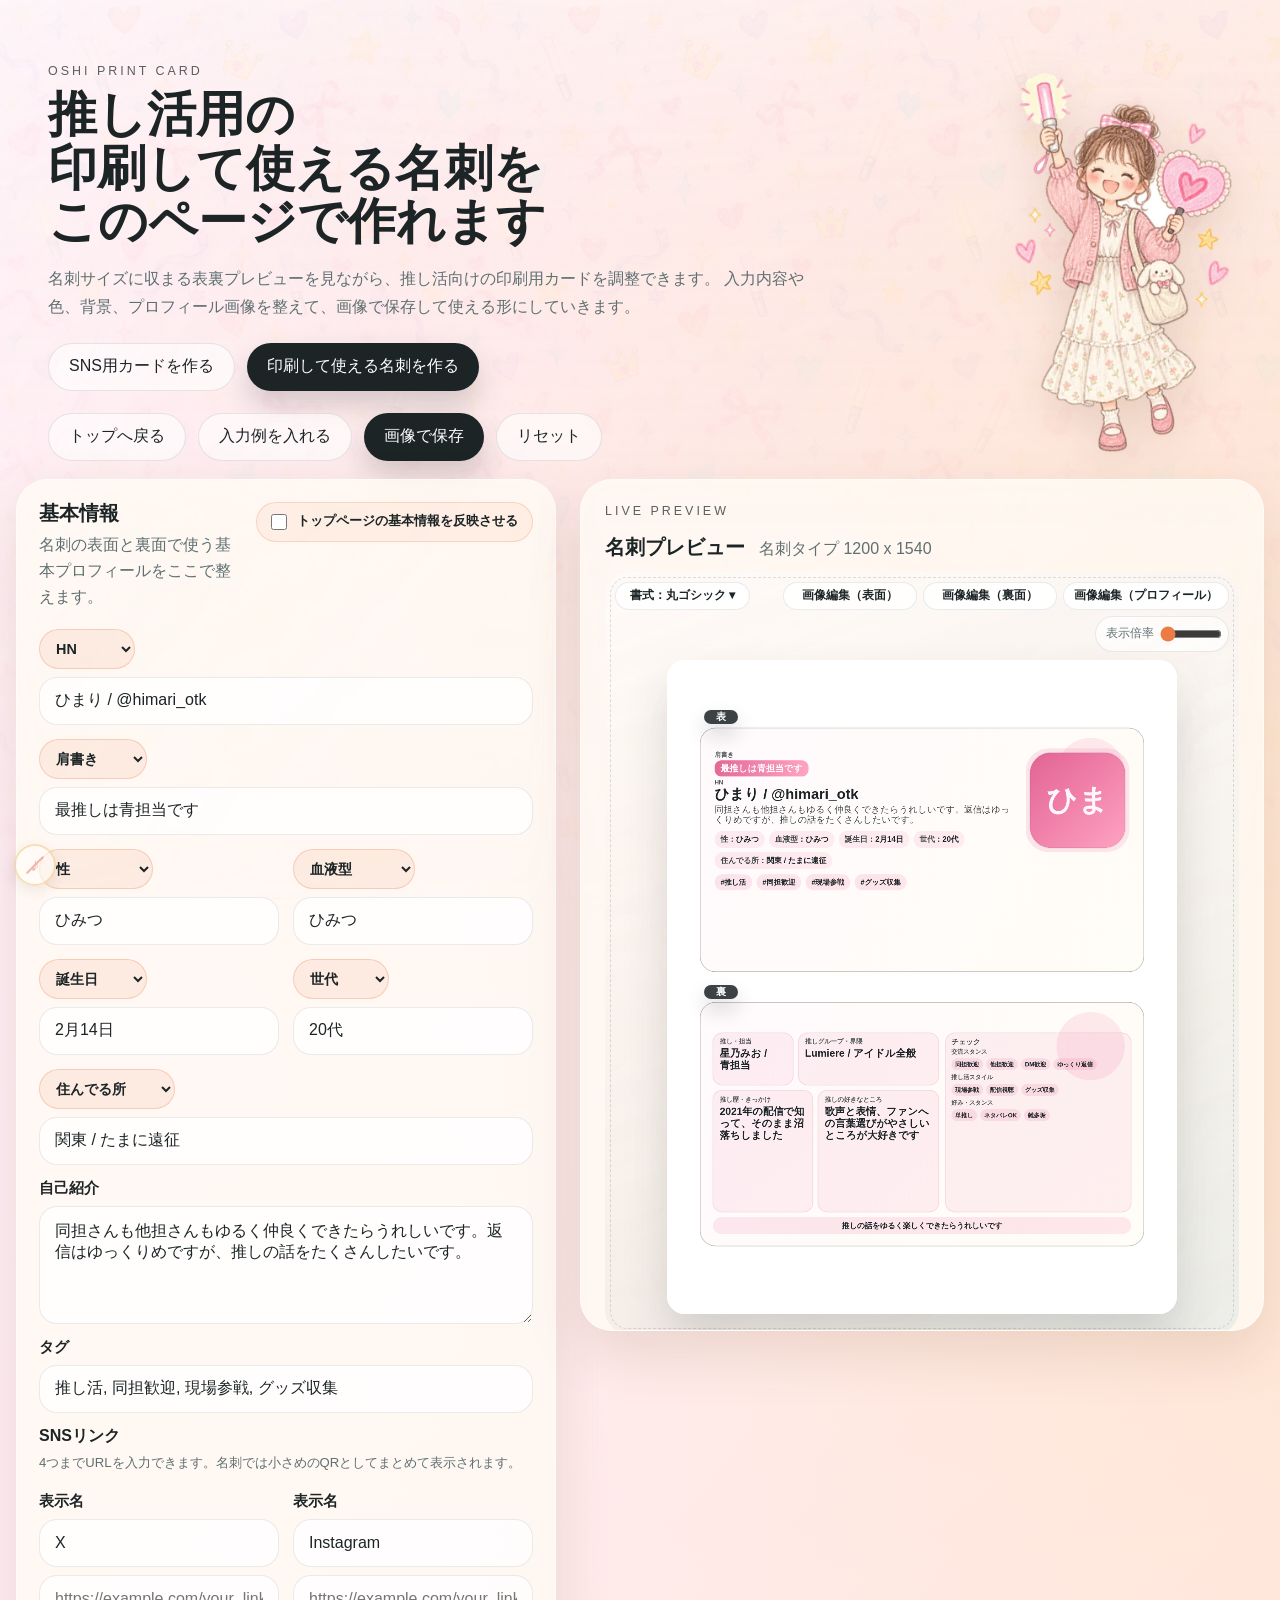
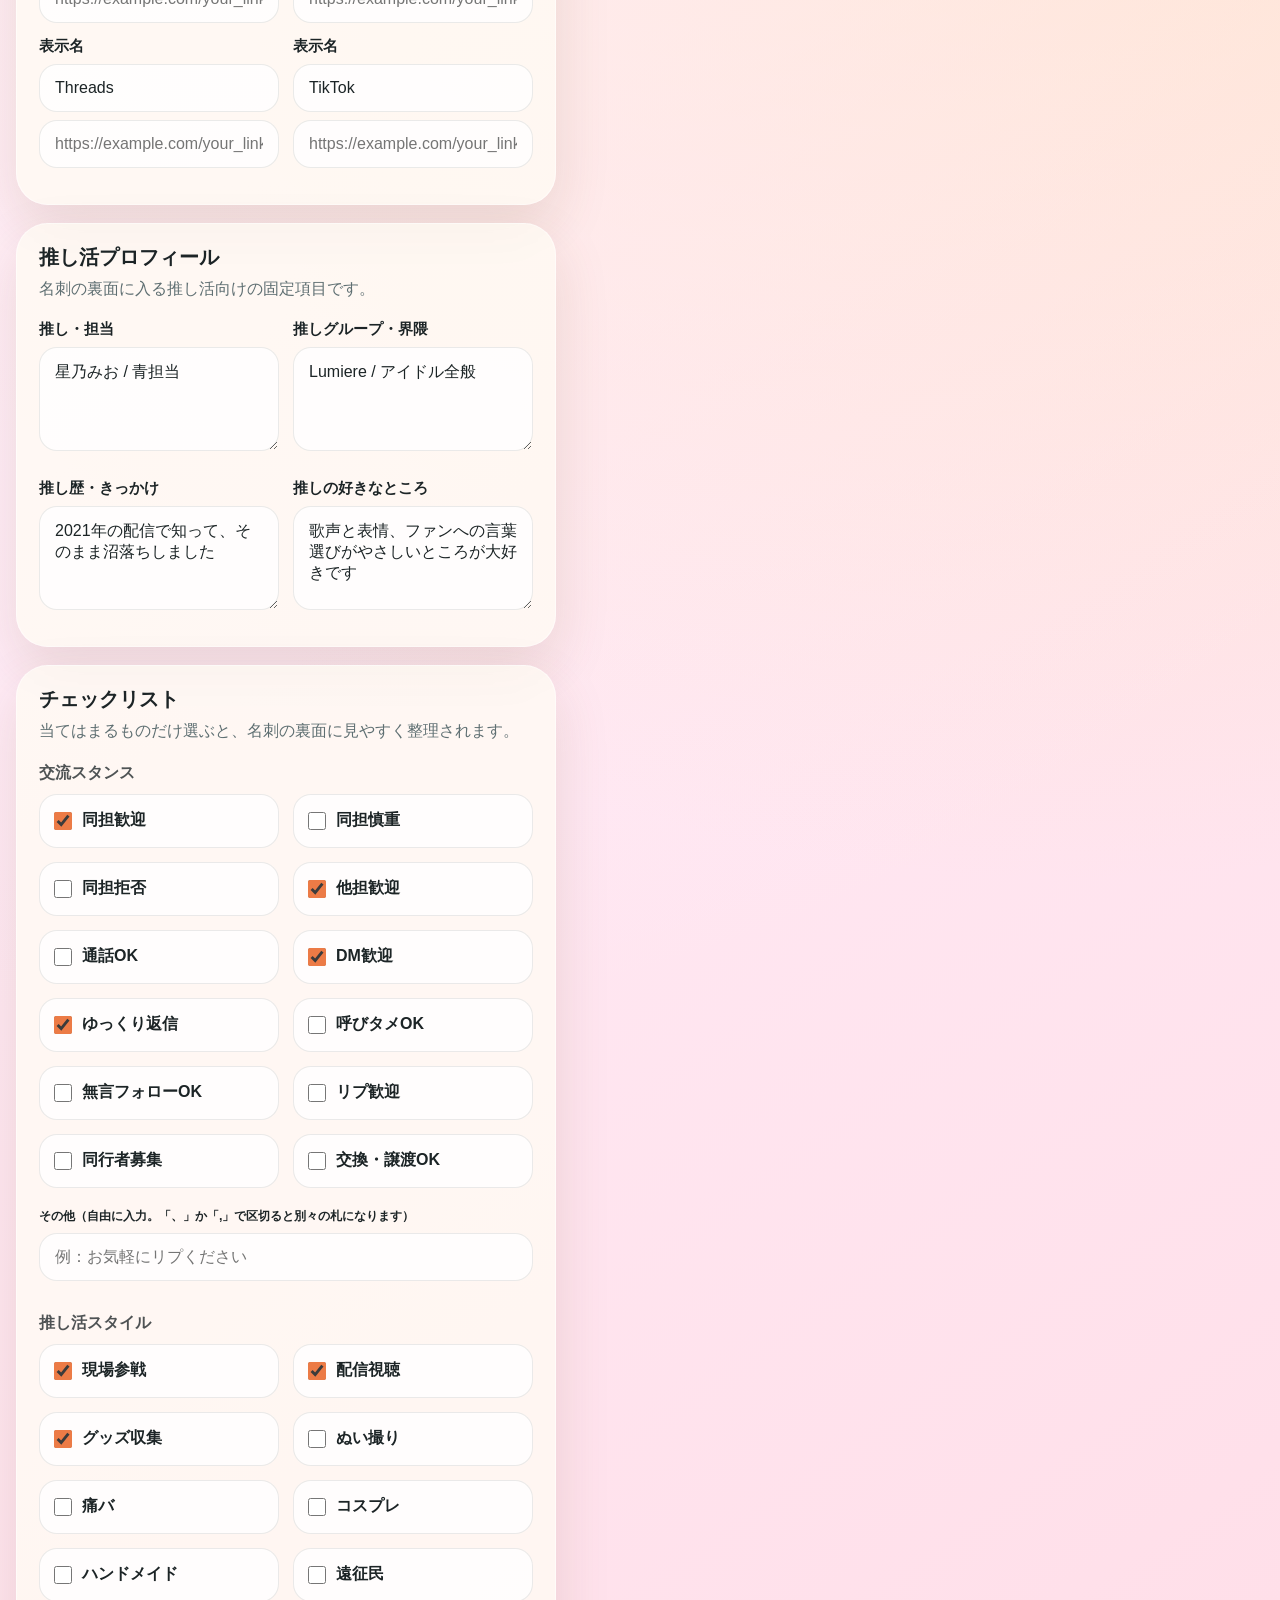
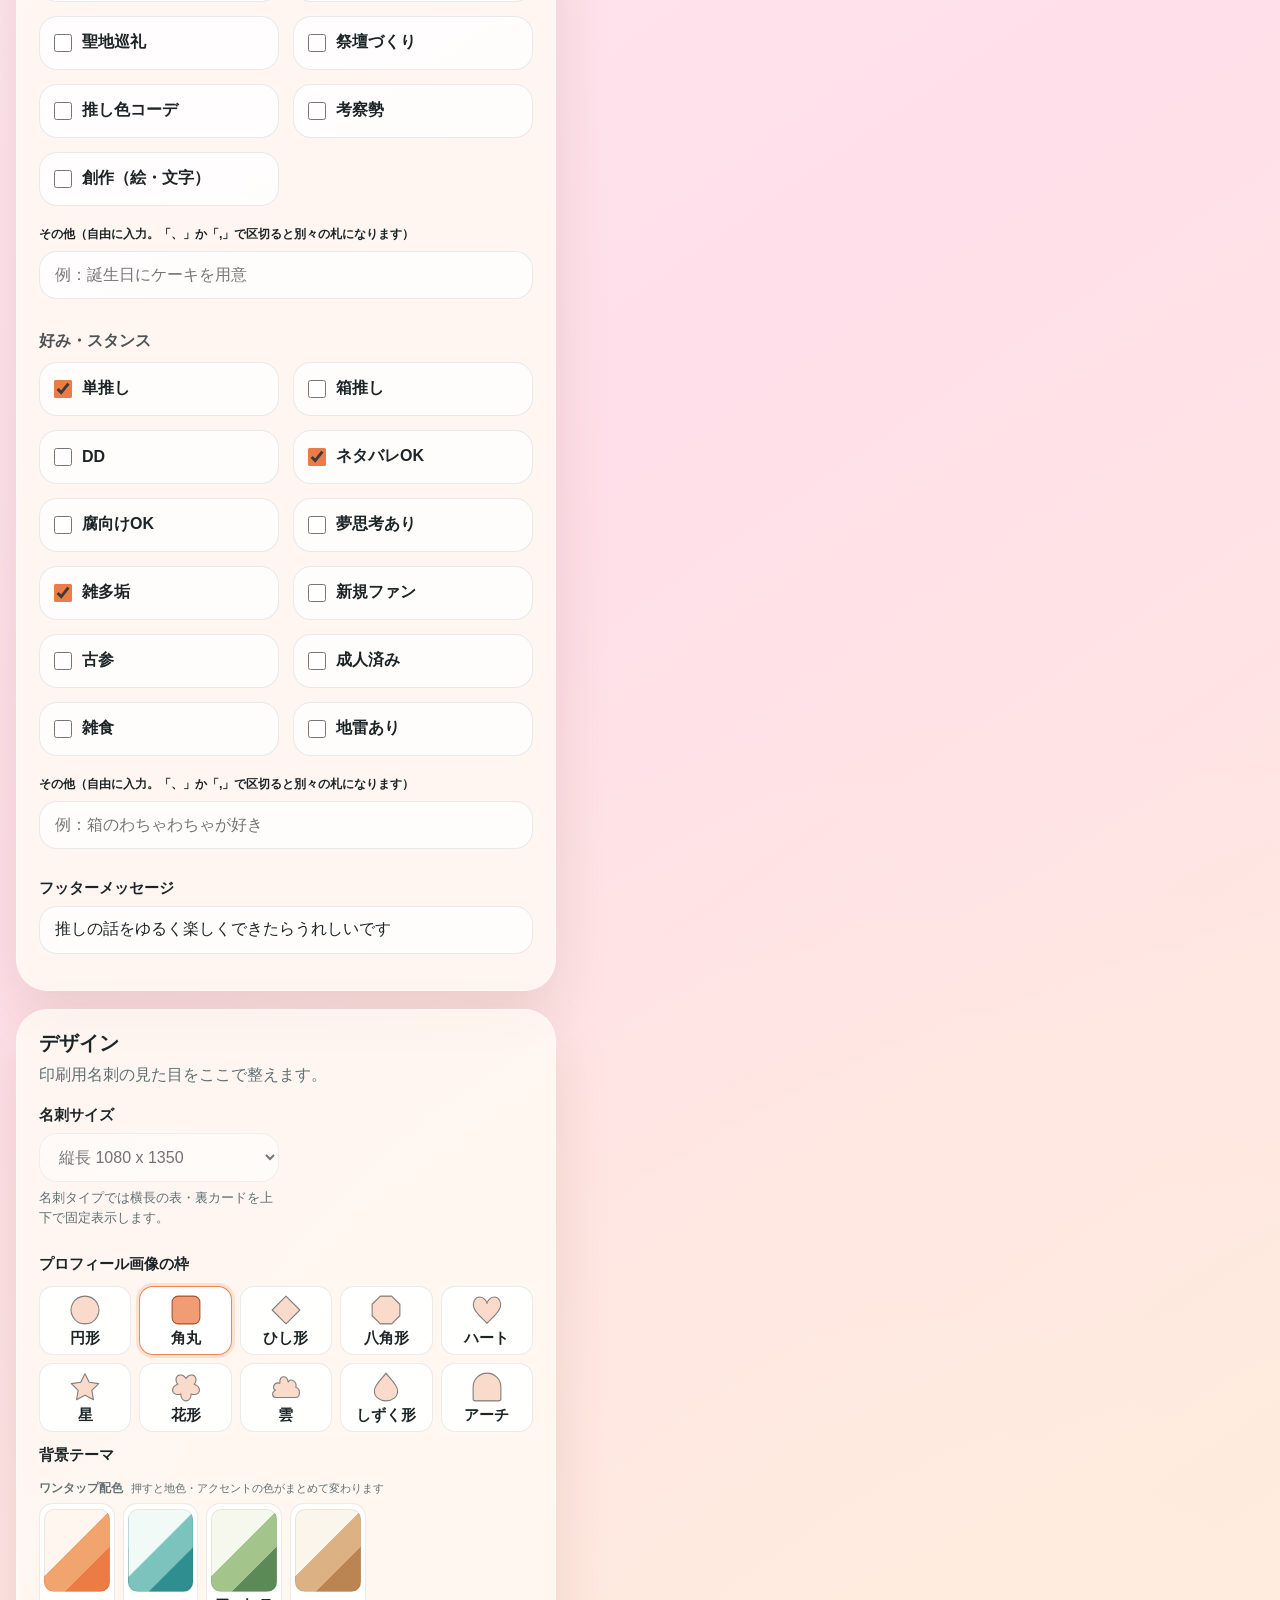
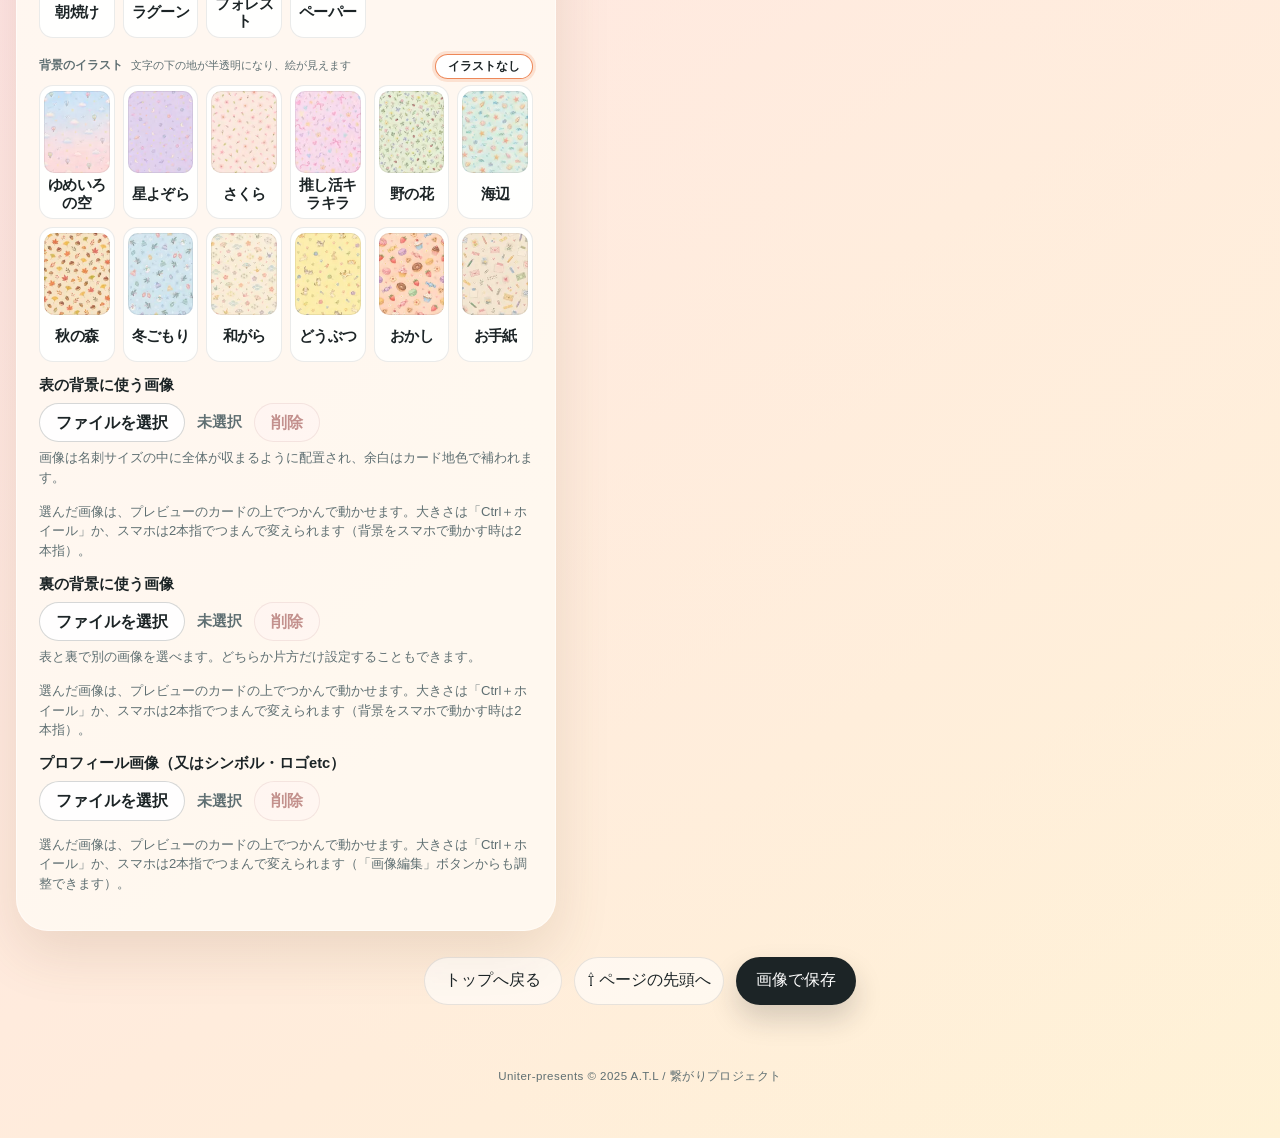
<file: oshi-print.html>
<!doctype html>
<html lang="ja">
<head>
  <meta charset="utf-8">
  <meta name="viewport" content="width=device-width, initial-scale=1">
  <title>推し活用の名刺（印刷用）｜ハロカ</title>
  <meta name="description" content="入力するだけで、SNSの自己紹介カードと印刷できる名刺がつくれます。日常用・闘病用・推し活用。">
  <!-- リンクを貼った時のサムネイル（LINE・X・Facebook など） -->
  <meta property="og:type" content="website">
  <meta property="og:site_name" content="ハロカ｜はじめましてのプロフカード">
  <meta property="og:title" content="推し活用の名刺（印刷用）｜ハロカ">
  <meta property="og:description" content="入力するだけで、SNSの自己紹介カードと印刷できる名刺がつくれます。日常用・闘病用・推し活用。">
  <meta property="og:url" content="https://sns-self-intro-card.netlify.app/oshi-print.html">
  <meta property="og:image" content="https://sns-self-intro-card.netlify.app/ogp.jpg">
  <meta property="og:image:width" content="1200">
  <meta property="og:image:height" content="630">
  <meta property="og:locale" content="ja_JP">
  <meta name="twitter:card" content="summary_large_image">
  <meta name="twitter:title" content="推し活用の名刺（印刷用）｜ハロカ">
  <meta name="twitter:description" content="入力するだけで、SNSの自己紹介カードと印刷できる名刺がつくれます。日常用・闘病用・推し活用。">
  <meta name="twitter:image" content="https://sns-self-intro-card.netlify.app/ogp.jpg">
  <link rel="stylesheet" href="./style.css?v=20260929e">
  <link rel="preconnect" href="https://fonts.googleapis.com">
  <link rel="preconnect" href="https://fonts.gstatic.com" crossorigin>
  <link rel="stylesheet" href="https://fonts.googleapis.com/css2?family=Noto+Sans+JP:wght@400;700&family=Zen+Maru+Gothic:wght@400;700&family=Shippori+Mincho:wght@400;700&family=DotGothic16&family=Noto+Serif+JP:wght@400;700&family=RocknRoll+One&family=Rampart+One&family=Klee+One:wght@400;600&family=Stick&family=Dela+Gothic+One&family=Yusei+Magic&family=Hachi+Maru+Pop&family=Kaisei+Decol:wght@400;700&family=Mochiy+Pop+One&family=Reggae+One&display=swap">
</head>
<body class="oshi-page" data-storage-key="sns-oshi-print-card-state" data-forced-layout-mode="business">
  <div class="page-shell">
    <header class="hero">
      <p class="eyebrow">OSHI PRINT CARD</p>
      <h1>推し活用の<br>印刷して使える名刺を<br>このページで作れます</h1>
      <p class="lead">
        名刺サイズに収まる表裏プレビューを見ながら、推し活向けの印刷用カードを調整できます。
        入力内容や色、背景、プロフィール画像を整えて、画像で保存して使える形にしていきます。
      </p>
      <div class="mode-switch" aria-label="ページ切り替え">
        <a class="mode-link" href="./oshi-format.html">SNS用カードを作る</a>
        <a class="mode-link is-active" href="./oshi-print.html" aria-current="page">印刷して使える名刺を作る</a>
      </div>
      <div class="hero-actions">
        <button type="button" class="ghost" onclick="location.href='./index.html'">トップへ戻る</button>
        <button type="button" class="ghost" id="loadSample">入力例を入れる</button>
        <button type="button" class="primary" id="downloadCard">画像で保存</button>
        <button type="button" class="ghost" id="resetCard">リセット</button>
      </div>
      <img class="hero-illust" src="./images/hero-oshi.webp" alt="" aria-hidden="true">
    </header>

    <main class="layout">
      <section class="editor">
        <form id="cardForm">
          <input type="hidden" id="layoutMode" name="layoutMode" value="business">

          <section class="panel">
            <div class="panel-header panel-header-with-sync">
              <div class="panel-header-copy">
                <h2>基本情報</h2>
                <p>名刺の表面と裏面で使う基本プロフィールをここで整えます。</p>
              </div>
              <label class="common-sync-inline">
                <input id="useCommonProfile" name="useCommonProfile" type="checkbox">
                <span>トップページの基本情報を反映させる</span>
              </label>
            </div>

            <div class="field">
              <div class="label-row">
                <select id="displayNameLabel" name="displayNameLabel" class="label-select" aria-label="名前のラベル">
                  <option value="名前">名前</option>
                  <option value="HN">HN</option>
                  <option value="通名">通名</option>
                </select>
              </div>
              <input id="displayName" name="displayName" type="text" maxlength="40" placeholder="ひまり / @himari_otk">
            </div>

            <div class="field">
              <div class="label-row">
                <select id="roleLabel" name="roleLabel" class="label-select" aria-label="肩書きのラベル">
                  <option value="肩書き">肩書き</option>
                  <option value="称号">称号</option>
                  <option value="職業">職業</option>
                  <option value="ランク">ランク</option>
                </select>
              </div>
              <input id="role" name="role" type="text" maxlength="48" placeholder="最推しのライブも配信も追っています">
            </div>

            <div class="field-grid">
              <div class="field">
                <div class="label-row">
                  <select id="genderLabel" name="genderLabel" class="label-select" aria-label="性のラベル">
                    <option value="性">性</option>
                    <option value="属性">属性</option>
                    <option value="♂♀">♂♀</option>
                    <option value="gender">gender</option>
                  </select>
                </div>
                <input id="gender" name="gender" type="text" maxlength="24" placeholder="ひみつ / nonbinary">
              </div>

              <div class="field">
                <div class="label-row">
                  <select id="bloodLabel" name="bloodLabel" class="label-select" aria-label="血液型のラベル">
                    <option value="血液型">血液型</option>
                    <option value="血の種類">血の種類</option>
                  </select>
                </div>
                <input id="blood" name="blood" type="text" maxlength="24" placeholder="A型 / AB型 / ひみつ">
              </div>
            </div>

            <div class="field-grid">
              <div class="field">
                <div class="label-row">
                  <select id="birthdayLabel" name="birthdayLabel" class="label-select" aria-label="誕生日のラベル">
                    <option value="誕生日">誕生日</option>
                    <option value="記念日">記念日</option>
                  </select>
                </div>
                <input id="birthday" name="birthday" type="text" maxlength="24" placeholder="2月14日 / 記念日">
              </div>

              <div class="field">
                <div class="label-row">
                  <select id="ageLabel" name="ageLabel" class="label-select" aria-label="年齢のラベル">
                    <option value="年齢">年齢</option>
                    <option value="世代">世代</option>
                  </select>
                </div>
                <input id="age" name="age" type="text" maxlength="24" placeholder="20代 / Z世代">
              </div>
            </div>

            <div class="field">
              <div class="label-row">
                <select id="locationLabel" name="locationLabel" class="label-select" aria-label="住んでる所のラベル">
                  <option value="住んでる所">住んでる所</option>
                  <option value="出身地">出身地</option>
                  <option value="生息地">生息地</option>
                  <option value="出没場所">出没場所</option>
                </select>
              </div>
              <input id="location" name="location" type="text" maxlength="40" placeholder="関東 / よくいる場所はライブ会場">
            </div>

            <label class="field">
              <span>自己紹介</span>
              <textarea id="intro" name="intro" rows="4" maxlength="180" placeholder="推し活の雰囲気や交流スタイルを短めにまとめられます。"></textarea>
            </label>

            <label class="field">
              <span>タグ</span>
              <input id="tags" name="tags" type="text" maxlength="120" placeholder="推し活, 現場好き, グッズ収集">
            </label>

            <div class="field">
              <div class="panel-header compact">
                <h2>SNSリンク</h2>
                <p>4つまでURLを入力できます。名刺では小さめのQRとしてまとめて表示されます。</p>
              </div>
              <div class="social-input-grid">
                <label class="field inline-field">
                  <span>表示名</span>
                  <input id="socialXLabel" name="socialXLabel" type="text" maxlength="20" placeholder="X / BOOTH / ブログ">
                  <input id="socialX" name="socialX" type="url" maxlength="160" placeholder="https://example.com/your_link">
                </label>
                <label class="field inline-field">
                  <span>表示名</span>
                  <input id="socialInstagramLabel" name="socialInstagramLabel" type="text" maxlength="20" placeholder="Instagram / 通販 / サイト">
                  <input id="socialInstagram" name="socialInstagram" type="url" maxlength="160" placeholder="https://example.com/your_link">
                </label>
                <label class="field inline-field">
                  <span>表示名</span>
                  <input id="socialThreadsLabel" name="socialThreadsLabel" type="text" maxlength="20" placeholder="Threads / Lit.Link / ブログ">
                  <input id="socialThreads" name="socialThreads" type="url" maxlength="160" placeholder="https://example.com/your_link">
                </label>
                <label class="field inline-field">
                  <span>表示名</span>
                  <input id="socialTikTokLabel" name="socialTikTokLabel" type="text" maxlength="20" placeholder="TikTok / YouTube / 公式">
                  <input id="socialTikTok" name="socialTikTok" type="url" maxlength="160" placeholder="https://example.com/your_link">
                </label>
              </div>
            </div>
          </section>

          <section class="panel">
            <div class="panel-header">
              <h2>推し活プロフィール</h2>
              <p>名刺の裏面に入る推し活向けの固定項目です。</p>
            </div>
            <div class="fixed-item-grid">
              <label class="field">
                <span>推し・担当</span>
                <textarea id="oshiName" name="oshiName" rows="3" maxlength="140" placeholder="最推し / 担当 / キャラ名など"></textarea>
              </label>
              <label class="field">
                <span>推しグループ・界隈</span>
                <textarea id="oshiGroup" name="oshiGroup" rows="3" maxlength="140" placeholder="グループ名 / ジャンル / 界隈"></textarea>
              </label>
              <label class="field">
                <span>推し歴・きっかけ</span>
                <textarea id="oshiHistory" name="oshiHistory" rows="3" maxlength="140" placeholder="推し始めた時期やきっかけ"></textarea>
              </label>
              <label class="field">
                <span>推しの好きなところ</span>
                <textarea id="oshiLove" name="oshiLove" rows="3" maxlength="140" placeholder="好きなポイントや魅力"></textarea>
              </label>
            </div>
          </section>

          <section class="panel">
            <div class="panel-header">
              <h2>チェックリスト</h2>
              <p>当てはまるものだけ選ぶと、名刺の裏面に見やすく整理されます。</p>
            </div>

            <div class="checklist-sections">
              <section class="check-group">
                <h3>交流スタンス</h3>
                <div class="checklist-grid">
                  <label class="check-option"><input id="checkSameWelcome" name="checkSameWelcome" type="checkbox" data-exclusive="doutan"><span>同担歓迎</span></label>
                  <label class="check-option"><input id="checkSameCareful" name="checkSameCareful" type="checkbox" data-exclusive="doutan"><span>同担慎重</span></label>
                  <label class="check-option"><input id="checkSameRefuse" name="checkSameRefuse" type="checkbox" data-exclusive="doutan"><span>同担拒否</span></label>
                  <label class="check-option"><input id="checkOtherWelcome" name="checkOtherWelcome" type="checkbox"><span>他担歓迎</span></label>
                  <label class="check-option"><input id="checkCallOk" name="checkCallOk" type="checkbox"><span>通話OK</span></label>
                  <label class="check-option"><input id="checkDmOk" name="checkDmOk" type="checkbox"><span>DM歓迎</span></label>
                  <label class="check-option"><input id="checkSlowReply" name="checkSlowReply" type="checkbox"><span>ゆっくり返信</span></label>
                  <label class="check-option"><input id="checkCasualTalk" name="checkCasualTalk" type="checkbox"><span>呼びタメOK</span></label>
                  <label class="check-option"><input id="checkSilentFollow" name="checkSilentFollow" type="checkbox"><span>無言フォローOK</span></label>
                  <label class="check-option"><input id="checkReplyWelcome" name="checkReplyWelcome" type="checkbox"><span>リプ歓迎</span></label>
                  <label class="check-option"><input id="checkCompanion" name="checkCompanion" type="checkbox"><span>同行者募集</span></label>
                  <label class="check-option"><input id="checkTradeOk" name="checkTradeOk" type="checkbox"><span>交換・譲渡OK</span></label>
                </div>
                <label class="field check-custom"><span>その他（自由に入力。「、」か「,」で区切ると別々の札になります）</span><input id="checkCustomOshiTalk" name="checkCustomOshiTalk" type="text" maxlength="60" placeholder="例：お気軽にリプください"></label>
              </section>

              <section class="check-group">
                <h3>推し活スタイル</h3>
                <div class="checklist-grid">
                  <label class="check-option"><input id="checkOnsite" name="checkOnsite" type="checkbox"><span>現場参戦</span></label>
                  <label class="check-option"><input id="checkStreaming" name="checkStreaming" type="checkbox"><span>配信視聴</span></label>
                  <label class="check-option"><input id="checkGoods" name="checkGoods" type="checkbox"><span>グッズ収集</span></label>
                  <label class="check-option"><input id="checkNuiPhoto" name="checkNuiPhoto" type="checkbox"><span>ぬい撮り</span></label>
                  <label class="check-option"><input id="checkItaBag" name="checkItaBag" type="checkbox"><span>痛バ</span></label>
                  <label class="check-option"><input id="checkCosplay" name="checkCosplay" type="checkbox"><span>コスプレ</span></label>
                  <label class="check-option"><input id="checkHandmade" name="checkHandmade" type="checkbox"><span>ハンドメイド</span></label>
                  <label class="check-option"><input id="checkExpedition" name="checkExpedition" type="checkbox"><span>遠征民</span></label>
                  <label class="check-option"><input id="checkPilgrimage" name="checkPilgrimage" type="checkbox"><span>聖地巡礼</span></label>
                  <label class="check-option"><input id="checkAltar" name="checkAltar" type="checkbox"><span>祭壇づくり</span></label>
                  <label class="check-option"><input id="checkOshiColor" name="checkOshiColor" type="checkbox"><span>推し色コーデ</span></label>
                  <label class="check-option"><input id="checkAnalysis" name="checkAnalysis" type="checkbox"><span>考察勢</span></label>
                  <label class="check-option"><input id="checkCreation" name="checkCreation" type="checkbox"><span>創作（絵・文字）</span></label>
                </div>
                <label class="field check-custom"><span>その他（自由に入力。「、」か「,」で区切ると別々の札になります）</span><input id="checkCustomOshiStyle" name="checkCustomOshiStyle" type="text" maxlength="60" placeholder="例：誕生日にケーキを用意"></label>
              </section>

              <section class="check-group">
                <h3>好み・スタンス</h3>
                <div class="checklist-grid">
                  <label class="check-option"><input id="checkSingleOshi" name="checkSingleOshi" type="checkbox"><span>単推し</span></label>
                  <label class="check-option"><input id="checkGroupOshi" name="checkGroupOshi" type="checkbox"><span>箱推し</span></label>
                  <label class="check-option"><input id="checkDd" name="checkDd" type="checkbox"><span>DD</span></label>
                  <label class="check-option"><input id="checkSpoilerOk" name="checkSpoilerOk" type="checkbox"><span>ネタバレOK</span></label>
                  <label class="check-option"><input id="checkFujoshiOk" name="checkFujoshiOk" type="checkbox"><span>腐向けOK</span></label>
                  <label class="check-option"><input id="checkYume" name="checkYume" type="checkbox"><span>夢思考あり</span></label>
                  <label class="check-option"><input id="checkMultiFandom" name="checkMultiFandom" type="checkbox"><span>雑多垢</span></label>
                  <label class="check-option"><input id="checkNewFan" name="checkNewFan" type="checkbox" data-exclusive="fanHistory"><span>新規ファン</span></label>
                  <label class="check-option"><input id="checkVeteran" name="checkVeteran" type="checkbox" data-exclusive="fanHistory"><span>古参</span></label>
                  <label class="check-option"><input id="checkAdult" name="checkAdult" type="checkbox"><span>成人済み</span></label>
                  <label class="check-option"><input id="checkOmnivore" name="checkOmnivore" type="checkbox"><span>雑食</span></label>
                  <label class="check-option"><input id="checkLandmine" name="checkLandmine" type="checkbox"><span>地雷あり</span></label>
                </div>
                <label class="field check-custom"><span>その他（自由に入力。「、」か「,」で区切ると別々の札になります）</span><input id="checkCustomOshiLike" name="checkCustomOshiLike" type="text" maxlength="60" placeholder="例：箱のわちゃわちゃが好き"></label>
              </section>
            </div>

            <label class="field">
              <span>フッターメッセージ</span>
              <input id="footerMessage" name="footerMessage" type="text" maxlength="64" placeholder="推しの話をたくさんできると嬉しいです">
            </label>
          </section>

          <section class="panel">
            <div class="panel-header">
              <h2>デザイン</h2>
              <p>印刷用名刺の見た目をここで整えます。</p>
            </div>

            <div class="field-grid">
              <label class="field">
                <span>名刺サイズ</span>
                <select id="sizePreset" name="sizePreset">
                  <option value="portrait">縦長 1080 x 1350</option>
                  <option value="square">正方形 1080 x 1080</option>
                  <option value="story">ストーリー 1080 x 1920</option>
                </select>
                <p class="field-note" id="sizePresetNote">印刷用名刺モードでは名刺サイズの表裏プレビューに固定されます。</p>
              </label>

              <label class="field">
                <span>プロフィール画像の枠</span>
                <select id="avatarShape" name="avatarShape" class="avatar-shape-native">
                  <option value="circle">円形</option>
                  <option value="rounded">角丸</option>
                  <option value="diamond">ひし形</option>
                  <option value="octagon">八角形</option>
                  <option value="heart">ハート</option>
                  <option value="star">星</option>
                  <option value="flower">花形</option>
                  <option value="cloud">雲</option>
                  <option value="drop">しずく形</option>
                  <option value="arch">アーチ</option>
                </select>
              </label>
            </div>

            <div class="field-grid">
              <label class="field">
                <span>背景テーマ</span>
                <select id="themePreset" name="themePreset" class="theme-picker-native">
                  <option value="sunrise">朝焼け</option>
                  <option value="lagoon">ラグーン</option>
                  <option value="forest">フォレスト</option>
                  <option value="paper">ペーパー</option>
                  <option value="illust-sky">ゆめいろの空</option>
                  <option value="illust-night">星よぞら</option>
                  <option value="illust-sakura">さくら</option>
                  <option value="illust-oshi">推し活キラキラ</option>
                  <option value="illust-meadow">野の花</option>
                  <option value="illust-sea">海辺</option>
                  <option value="illust-autumn">秋の森</option>
                  <option value="illust-winter">冬ごもり</option>
                  <option value="illust-wagara">和がら</option>
                  <option value="illust-paws">どうぶつ</option>
                  <option value="illust-sweets">おかし</option>
                  <option value="illust-letters">お手紙</option>
                </select>
              </label>
            </div>

            <div class="field file-field" id="backgroundImageFrontField" hidden>
              <span>表の背景に使う画像</span>
              <div class="file-picker">
                <button type="button" class="file-picker-button" data-file-input-button="backgroundImageFrontFile" data-focus-target="backgroundImageFrontFile">ファイルを選択</button>
                <span class="file-picker-name" id="backgroundImageFrontFileName" aria-live="polite">未選択</span>
                <button type="button" class="file-picker-button file-picker-clear" data-file-clear-target="backgroundImageFrontFile">削除</button>
              </div>
              <input id="backgroundImageFrontFile" name="backgroundImageFrontFile" type="file" accept="image/*" class="file-input-native" data-file-name-target="backgroundImageFrontFileName">
              <p class="field-note">画像は名刺サイズの中に全体が収まるように配置され、余白はカード地色で補われます。</p>
            </div>

            <div class="field file-field" id="backgroundImageBackField" hidden>
              <span>裏の背景に使う画像</span>
              <div class="file-picker">
                <button type="button" class="file-picker-button" data-file-input-button="backgroundImageBackFile" data-focus-target="backgroundImageBackFile">ファイルを選択</button>
                <span class="file-picker-name" id="backgroundImageBackFileName" aria-live="polite">未選択</span>
                <button type="button" class="file-picker-button file-picker-clear" data-file-clear-target="backgroundImageBackFile">削除</button>
              </div>
              <input id="backgroundImageBackFile" name="backgroundImageBackFile" type="file" accept="image/*" class="file-input-native" data-file-name-target="backgroundImageBackFileName">
              <p class="field-note">表と裏で別の画像を選べます。どちらか片方だけ設定することもできます。</p>
            </div>

            <div class="field file-field">
              <span>プロフィール画像（又はシンボル・ロゴetc）</span>
              <div class="file-picker">
                <button type="button" class="file-picker-button" data-file-input-button="avatarFile" data-focus-target="avatarFile">ファイルを選択</button>
                <span class="file-picker-name" id="avatarFileName" aria-live="polite">未選択</span>
                <button type="button" class="file-picker-button file-picker-clear" data-file-clear-target="avatarFile">削除</button>
              </div>
              <input id="avatarFile" name="avatarFile" type="file" accept="image/*" class="file-input-native" data-file-name-target="avatarFileName">
            </div>
          </section>
        </form>
      </section>

      <section class="preview">
        <div class="preview-header">
          <div class="preview-heading">
            <p class="eyebrow">LIVE PREVIEW</p>
            <div class="preview-title-row">
              <h2>名刺プレビュー</h2>
              <p class="preview-size" id="previewSizeLabel">名刺タイプ 1200 x 1540</p>
            </div>
          </div>
          <div class="preview-meta">
            <div class="preview-color-controls">
              <div class="preview-color-row">
                <label class="preview-color-chip">
                  <span>ラベル文字色</span>
                  <input id="labelTextColor" name="labelTextColor" type="color" form="cardForm" data-preview-color-control>
                </label>
                <label class="preview-color-chip">
                  <span>入力文字色</span>
                  <input id="textColor" name="textColor" type="color" form="cardForm" data-preview-color-control>
                </label>
                <select id="textStylePreset" name="textStylePreset" form="cardForm" data-preview-color-control class="style-preset-native" tabindex="-1" aria-hidden="true">
                  <option value="type01">タイプ①</option>
                  <option value="type02">タイプ②</option>
                  <option value="type03">タイプ③</option>
                  <option value="type04">タイプ④</option>
                  <option value="type05">タイプ⑤</option>
                  <option value="type06">タイプ⑥</option>
                  <option value="type07">タイプ⑦</option>
                  <option value="type08">タイプ⑧</option>
                  <option value="type09">タイプ⑨</option>
                  <option value="type10">タイプ⑩</option>
                  <option value="type11">タイプ⑪</option>
                  <option value="type12">タイプ⑫</option>
                  <option value="type13">タイプ⑬</option>
                  <option value="type14">タイプ⑭</option>
                  <option value="type15">タイプ⑮</option>
                </select>
                <label class="preview-color-chip">
                  <span>アクセント</span>
                  <input id="accentColor" name="accentColor" type="color" form="cardForm" data-preview-color-control>
                </label>
                <label class="preview-color-chip">
                  <span>アクセント2</span>
                  <input id="accentColorEnd" name="accentColorEnd" type="color" form="cardForm" data-preview-color-control>
                </label>
                <label class="preview-color-chip">
                  <span>カード地色</span>
                  <input id="surfaceColor" name="surfaceColor" type="color" form="cardForm" data-preview-color-control>
                </label>
                <label class="preview-color-chip">
                  <span>カード地色2</span>
                  <input id="surfaceColorEnd" name="surfaceColorEnd" type="color" form="cardForm" data-preview-color-control>
                </label>
              </div>
              <p class="preview-color-note">色を変えると名刺の表裏にすぐ反映されます。</p>
            </div>
            <div class="style-chip-row">
              <span class="style-chip-row-label" id="textStyleLabel">書式</span>
              <div class="style-chip-strip" id="textStyleChips" role="radiogroup" aria-labelledby="textStyleLabel"></div>
            </div>
            <div class="preview-zoom-control" aria-label="プレビューの拡大表示">
              <div class="preview-zoom-head">
                <span>表示倍率</span>
                <output id="previewZoomValue" for="previewZoomRange" hidden>100%</output>
              </div>
              <div class="preview-zoom-buttons">
                <button type="button" class="preview-zoom-button" id="previewZoomOut" data-preview-zoom-action="out" aria-label="プレビューを縮小">-</button>
                <button type="button" class="preview-zoom-button" id="previewZoomReset" data-preview-zoom-action="reset">等倍</button>
                <button type="button" class="preview-zoom-button" id="previewZoomIn" data-preview-zoom-action="in" aria-label="プレビューを拡大">+</button>
              </div>
            </div>
            <div class="preview-opacity-duo" id="backgroundOpacityControl" hidden>
              <label class="preview-opacity-control">
                <div class="preview-opacity-head">
                  <span>表の背景の強調度</span>
                  <output id="backgroundOverlayOpacityFrontValue" data-range-output-for="backgroundOverlayOpacityFront" data-range-format="percent">55%</output>
                </div>
                <input
                  id="backgroundOverlayOpacityFront"
                  name="backgroundOverlayOpacityFront"
                  type="range"
                  min="0"
                  max="100"
                  step="1"
                  value="55"
                  form="cardForm"
                >
              </label>
              <label class="preview-opacity-control">
                <div class="preview-opacity-head">
                  <span>裏の背景の強調度</span>
                  <output id="backgroundOverlayOpacityBackValue" data-range-output-for="backgroundOverlayOpacityBack" data-range-format="percent">55%</output>
                </div>
                <input
                  id="backgroundOverlayOpacityBack"
                  name="backgroundOverlayOpacityBack"
                  type="range"
                  min="0"
                  max="100"
                  step="1"
                  value="55"
                  form="cardForm"
                >
              </label>
            </div>
          </div>
        </div>

        <div class="preview-frame" id="previewFrame">
          <div class="preview-adjust-toolbar" aria-label="画像編集ボタン">
            <button type="button" class="preview-adjust-toggle" data-preview-adjust-target="backgroundFront">画像編集（表面）</button>
            <button type="button" class="preview-adjust-toggle" data-preview-adjust-target="backgroundBack">画像編集（裏面）</button>
            <button type="button" class="preview-adjust-toggle" data-preview-adjust-target="avatar">画像編集（プロフィール）</button>
          </div>
          <div class="canvas-stage">
            <canvas id="cardCanvas" width="1200" height="1540" aria-label="推し活用印刷名刺のプレビュー"></canvas>
            <div class="social-overlay" id="socialOverlay" aria-hidden="true"></div>
          </div>
          <section class="preview-adjust-panel" id="previewAdjustPanel" hidden aria-live="polite">
          <div class="preview-adjust-head">
            <div>
              <p class="eyebrow">PREVIEW ADJUST</p>
              <h3 id="previewAdjustTitle">画像編集</h3>
            </div>
            <p class="preview-adjust-note" id="previewAdjustNote">プレビュー内の画像をタップすると、ここで拡縮と位置を編集できます。</p>
          </div>
          <button type="button" class="preview-adjust-close" id="previewAdjustClose" aria-label="閉じる">×</button>
          <button type="button" class="preview-adjust-close" aria-label="閉じる">×</button>
          <button type="button" class="preview-adjust-close preview-adjust-close-main" id="previewAdjustCloseMain" aria-label="close">x</button>
          <div class="range-grid preview-adjust-grid">
            <label class="range-control">
              <div class="range-control-head">
                <span>拡縮</span>
                <output id="previewAdjustScaleValue">100%</output>
              </div>
              <input id="previewAdjustScale" type="range" min="60" max="180" step="1" value="100">
            </label>
            <label class="range-control">
              <div class="range-control-head">
                <span>左右</span>
                <output id="previewAdjustOffsetXValue">0</output>
              </div>
              <input id="previewAdjustOffsetX" type="range" min="-100" max="100" step="1" value="0">
            </label>
            <label class="range-control">
              <div class="range-control-head">
                <span>上下</span>
                <output id="previewAdjustOffsetYValue">0</output>
              </div>
              <input id="previewAdjustOffsetY" type="range" min="-100" max="100" step="1" value="0">
            </label>
          </div>
          </section>
        </div>

      </section>
    </main>

    <div class="hero-actions page-bottom-actions">
      <button type="button" class="ghost" onclick="location.href='./index.html'">トップへ戻る</button>
      <a class="ghost scroll-top-link" href="#top">⇧ ページの先頭へ</a>
      <button type="button" class="primary" id="downloadCardBottom">画像で保存</button>
    </div>
  <p style="margin:36px 0 6px;text-align:center;font-size:0.72rem;letter-spacing:0.04em;color:var(--muted,#617175);">Uniter-presents © 2025 A.T.L / 繋がりプロジェクト</p>
  </div>
  <script src="./common-profile.js?v=20260709w"></script>
  <script src="./oshi-script.js?v=20260929e"></script>
  <script src="./style-popover.js?v=20260927b"></script>
  <script src="./theme-picker.js?v=20260927c"></script>
  <script src="./avatar-shape-picker.js?v=20260927a"></script>
  <script src="./mobile-preview.js?v=20260928a"></script>
  <script src="./image-direct.js?v=20260929a"></script>
  <script src="./haroka-bgm.js?v=20260929d"></script>
  <script src="./checklist-extras.js?v=20260929a"></script>
</body>
</html>
</file>
<file: hub.css>
:root {
  --bg-1: #f8efe2;
  --bg-2: #f4dcc1;
  --bg-3: #dae6df;
  --ink: #1c2426;
  --muted: #617175;
  --paper: rgba(255, 250, 244, 0.84);
  --paper-strong: rgba(255, 252, 247, 0.95);
  --line: rgba(28, 36, 38, 0.1);
  --accent: #ec7b46;
  --accent-soft: rgba(236, 123, 70, 0.14);
  --cool: #5e8d93;
  --cool-soft: rgba(94, 141, 147, 0.14);
  --shadow: 0 24px 60px rgba(116, 80, 45, 0.14);
  --radius-xl: 34px;
  --radius-lg: 26px;
  --radius-md: 18px;
}

* {
  box-sizing: border-box;
}

html {
  scroll-behavior: smooth;
}

body {
  margin: 0;
  min-height: 100vh;
  font-family: "Yu Gothic", "Hiragino Sans", "Meiryo", sans-serif;
  color: var(--ink);
  background:
    radial-gradient(circle at 0% 0%, rgba(236, 123, 70, 0.18), transparent 28%),
    radial-gradient(circle at 100% 10%, rgba(61, 135, 153, 0.16), transparent 24%),
    linear-gradient(140deg, var(--bg-1), var(--bg-2) 52%, var(--bg-3));
}

body::before {
  content: "";
  position: fixed;
  inset: 0;
  pointer-events: none;
  background-image:
    linear-gradient(rgba(255, 255, 255, 0.28) 1px, transparent 1px),
    linear-gradient(90deg, rgba(255, 255, 255, 0.28) 1px, transparent 1px);
  background-size: 40px 40px;
  mask-image: linear-gradient(to bottom, rgba(0, 0, 0, 0.9), transparent 88%);
  opacity: 0.36;
}

a {
  color: inherit;
  text-decoration: none;
}

.hub-shell {
  width: min(1180px, calc(100% - 32px));
  margin: 0 auto;
  padding: 40px 0 56px;
}

.hub-hero {
  padding: 30px 10px 18px;
}

.eyebrow {
  margin: 0 0 10px;
  font-size: 0.78rem;
  letter-spacing: 0.22em;
  color: rgba(28, 36, 38, 0.72);
}

.hub-hero h1,
.format-card h2,
.notice-card h2,
.placeholder-card h2 {
  margin: 0;
  line-height: 1.12;
}

.hub-hero h1 {
  max-width: 12ch;
  font-size: clamp(2.5rem, 4vw, 4.8rem);
}

.lead {
  max-width: 760px;
  margin: 18px 0 0;
  color: var(--muted);
  font-size: 1rem;
  line-height: 1.8;
}

.common-profile-card {
  margin-top: 22px;
  padding: 28px;
  border: 1px solid var(--line);
  border-radius: var(--radius-xl);
  background: var(--paper);
  box-shadow: var(--shadow);
  backdrop-filter: blur(10px);
}

.common-profile-header {
  display: grid;
  gap: 10px;
  margin-bottom: 20px;
}

.common-profile-header h2,
.common-social-section h3 {
  margin: 0;
  line-height: 1.16;
}

.common-profile-header h2 {
  font-size: clamp(1.7rem, 2.2vw, 2.7rem);
}

.common-profile-header p {
  margin: 0;
  color: var(--muted);
  line-height: 1.75;
}

.common-profile-actions {
  display: flex;
  flex-wrap: wrap;
  gap: 12px;
  margin-bottom: 18px;
}

.common-profile-form,
.common-profile-grid,
.common-social-grid,
.common-social-section {
  display: grid;
  gap: 14px;
}

.common-profile-form {
  grid-template-columns: repeat(2, minmax(0, 1fr));
  align-items: start;
}

.common-profile-grid {
  grid-template-columns: repeat(4, minmax(0, 1fr));
  grid-column: 1 / -1;
}

.common-social-grid {
  grid-template-columns: repeat(2, minmax(0, 1fr));
}

.common-social-section {
  grid-column: 1 / -1;
}

.common-profile-grid .common-field-full {
  grid-column: span 2;
}

.common-social-section h3 {
  font-size: 1.04rem;
}

.common-field {
  display: grid;
  gap: 8px;
}

.common-label-row {
  display: flex;
  flex-wrap: wrap;
  gap: 8px;
  align-items: center;
}

.common-field-full {
  grid-column: 1 / -1;
}

.common-field span {
  font-size: 0.92rem;
  font-weight: 700;
}

.common-field input,
.common-field textarea {
  width: 100%;
  border: 1px solid var(--line);
  border-radius: var(--radius-md);
  background: rgba(255, 255, 255, 0.78);
  color: var(--ink);
  padding: 14px 15px;
  font: inherit;
  transition: border-color 0.2s ease, box-shadow 0.2s ease, background-color 0.2s ease;
}

.common-field select.common-select {
  justify-self: start;
  width: auto;
  min-width: 96px;
  max-width: 100%;
  min-height: 40px;
  padding: 8px 32px 8px 12px;
  border: 1px solid rgba(236, 123, 70, 0.28);
  border-radius: 999px;
  background: rgba(236, 123, 70, 0.1);
  color: var(--ink);
  font: inherit;
  font-size: 0.9rem;
  font-weight: 700;
  transition: border-color 0.2s ease, box-shadow 0.2s ease, background-color 0.2s ease;
}

.common-field select.common-visibility-select {
  width: 120px;
  min-width: 120px;
  min-height: 36px;
  padding: 6px 26px 6px 10px;
  font-size: 0.68rem;
}

.common-field textarea {
  resize: vertical;
  min-height: 104px;
}

.common-field select.common-select:focus,
.common-field input:focus,
.common-field textarea:focus {
  outline: none;
  border-color: rgba(236, 123, 70, 0.54);
  box-shadow: 0 0 0 4px rgba(236, 123, 70, 0.12);
  background: #fff;
}

.format-grid {
  display: grid;
  grid-template-columns: repeat(3, minmax(0, 1fr));
  gap: 22px;
  margin-top: 18px;
}

.format-card,
.notice-card,
.placeholder-card {
  position: relative;
  overflow: hidden;
  border: 1px solid var(--line);
  border-radius: var(--radius-xl);
  background: var(--paper);
  box-shadow: var(--shadow);
  backdrop-filter: blur(10px);
}

.format-card {
  min-height: 340px;
  padding: 28px;
  transition: transform 0.24s ease, box-shadow 0.24s ease, border-color 0.24s ease;
}

.format-card::before,
.placeholder-card::before {
  content: "";
  position: absolute;
  inset: auto -40px -40px auto;
  width: 180px;
  height: 180px;
  border-radius: 50%;
  opacity: 0.65;
}

.format-card:hover {
  transform: translateY(-4px);
  box-shadow: 0 28px 70px rgba(116, 80, 45, 0.18);
}

.daily-card {
  background:
    linear-gradient(180deg, rgba(255, 248, 241, 0.96), rgba(255, 252, 247, 0.88)),
    var(--paper);
}

.daily-card::before {
  background: radial-gradient(circle, rgba(236, 123, 70, 0.24), transparent 68%);
}

.medical-card {
  background:
    linear-gradient(180deg, rgba(243, 250, 250, 0.96), rgba(252, 255, 253, 0.88)),
    var(--paper);
}

.medical-card::before,
.placeholder-card::before {
  background: radial-gradient(circle, rgba(94, 141, 147, 0.22), transparent 70%);
}

.oshi-card {
  background:
    linear-gradient(180deg, rgba(255, 244, 249, 0.96), rgba(255, 252, 254, 0.88)),
    var(--paper);
}

.oshi-card::before {
  background: radial-gradient(circle, rgba(225, 92, 142, 0.22), transparent 70%);
}

.status-badge {
  display: inline-flex;
  align-items: center;
  min-height: 34px;
  padding: 0 14px;
  border-radius: 999px;
  background: var(--accent-soft);
  color: #9f4a21;
  font-size: 0.86rem;
  font-weight: 700;
}

.status-badge.pending {
  background: var(--cool-soft);
  color: #31565d;
}

.status-badge.oshi-badge {
  background: rgba(225, 92, 142, 0.14);
  color: #9a365f;
}

.format-card h2,
.placeholder-card h2,
.notice-card h2 {
  margin-top: 18px;
  font-size: clamp(1.5rem, 2vw, 2.2rem);
}

.format-card p,
.placeholder-card p,
.notice-card p {
  margin: 14px 0 0;
  color: var(--muted);
  line-height: 1.85;
}

.card-link,
.primary-link,
.secondary-link {
  display: inline-flex;
  align-items: center;
  justify-content: center;
  min-height: 48px;
  margin-top: 24px;
  padding: 0 20px;
  border-radius: 999px;
  font-weight: 700;
  transition: transform 0.22s ease, box-shadow 0.22s ease, background-color 0.22s ease;
}

button.primary-link,
button.secondary-link,
button.card-link {
  appearance: none;
  border: none;
  cursor: pointer;
  font: inherit;
}

.card-link,
.primary-link {
  background: var(--ink);
  color: #fff;
  box-shadow: 0 14px 34px rgba(28, 36, 38, 0.16);
}

.secondary-link {
  border: 1px solid rgba(28, 36, 38, 0.08);
  background: rgba(255, 255, 255, 0.72);
  color: var(--ink);
}

.card-link:hover,
.primary-link:hover,
.secondary-link:hover {
  transform: translateY(-2px);
}

.notice-card {
  margin-top: 22px;
  padding: 28px;
}

.placeholder-layout {
  display: grid;
  gap: 22px;
  margin-top: 18px;
}

.placeholder-card {
  padding: 30px;
  background:
    linear-gradient(180deg, rgba(244, 251, 251, 0.96), rgba(255, 255, 255, 0.9)),
    var(--paper);
}

.nav-actions {
  display: flex;
  flex-wrap: wrap;
  gap: 12px;
  margin-top: 24px;
}

.status-row {
  display: flex;
  flex-wrap: wrap;
  gap: 10px;
  margin-top: 22px;
}

.status-pill {
  display: inline-flex;
  align-items: center;
  min-height: 38px;
  padding: 0 14px;
  border-radius: 999px;
  background: rgba(255, 255, 255, 0.78);
  border: 1px solid rgba(28, 36, 38, 0.08);
  color: var(--ink);
  font-size: 0.92rem;
  font-weight: 700;
}

@media (max-width: 980px) {
  .common-profile-form,
  .common-profile-grid,
  .common-social-grid,
  .format-grid {
    grid-template-columns: repeat(2, minmax(0, 1fr));
  }
}

@media (max-width: 840px) {
  .common-profile-form,
  .common-profile-grid,
  .common-social-grid,
  .format-grid {
    grid-template-columns: 1fr;
  }

  .common-profile-grid .common-field-full {
    grid-column: 1 / -1;
  }
}

@media (max-width: 680px) {
  .hub-shell {
    width: min(100%, calc(100% - 18px));
    padding: 22px 0 34px;
  }

  .hub-hero {
    padding: 24px 6px 10px;
  }

  .hub-hero h1 {
    font-size: clamp(2rem, 11vw, 3.3rem);
  }

  .format-card,
  .notice-card,
  .placeholder-card {
    border-radius: 26px;
  }

  .format-card,
  .placeholder-card,
  .notice-card {
    padding: 22px;
  }
}

/* ---- 2026-09 改修：フォーマット選択を先頭に、完成見本つき／基本情報は折りたたみ ---- */
.format-lead { margin: 26px 10px 0; font-weight: 700; font-size: 1.05rem; color: var(--ink); }
.format-card { display: flex; flex-direction: column; gap: 10px; min-height: 0; }
.format-card .format-sample {
  display: block;
  width: 100%;
  height: auto;
  aspect-ratio: 600 / 478;
  object-fit: cover;
  object-position: top;
  border-radius: 18px;
  border: 1px solid var(--line);
  box-shadow: 0 10px 26px rgba(116, 80, 45, 0.14);
  margin-bottom: 6px;
}
.format-card .card-link { margin-top: auto; align-self: flex-start; }
.common-profile-details { margin-top: 26px; }
.common-profile-details > summary { list-style: none; cursor: pointer; display: grid; gap: 6px; }
.common-profile-details > summary::-webkit-details-marker { display: none; }
.common-profile-summary-title { font-weight: 700; font-size: clamp(1.25rem, 2vw, 1.6rem); color: var(--ink); }
.common-profile-summary-title::after { content: "  ＋ 開く"; font-size: .8rem; color: var(--muted); font-weight: 700; }
.common-profile-details[open] .common-profile-summary-title::after { content: "  − 閉じる"; }
.common-profile-summary-note { color: var(--muted); font-size: .92rem; line-height: 1.7; }
.common-profile-details[open] > summary { margin-bottom: 18px; }
.format-card .status-badge { align-self: flex-start; }
.common-profile-summary-title::after { white-space: nowrap; }

/* ---- 2026-09 サイト名ロゴ「ハロカ」：1文字ずつ紙のカードをマスキングテープで貼った手描き風 ----
   開いた時にカードが1枚ずつ落ちてきて貼られ（ぺたっ）、その後はテープを支点にゆらゆら揺れ続ける */
.haroka-filter { position: absolute; width: 0; height: 0; }
.haroka-logo { --s: 1; margin: 0; display: inline-flex; flex-direction: column; align-items: center; max-width: none; }
.haroka-cards { display: flex; gap: calc(14px * var(--s)); padding-top: calc(10px * var(--s)); filter: url(#haroka-crayon); }
.haroka-card {
  --r: 0deg; --y: 0px;
  width: calc(112px * var(--s)); height: calc(134px * var(--s));
  border-radius: calc(14px * var(--s));
  background: #fff;
  box-shadow: 3px 5px 0 rgba(120, 90, 60, 0.18);
  display: flex; align-items: center; justify-content: center;
  font: calc(92px * var(--s)) / 1 "Hachi Maru Pop", "Yu Gothic", sans-serif;
  position: relative;
  transform-origin: 50% 0;
  transform: rotate(var(--r)) translateY(var(--y));
  opacity: 0;
  animation:
    haroka-stick 0.7s cubic-bezier(0.3, 1.4, 0.5, 1) var(--d) forwards,
    haroka-sway 3.2s ease-in-out calc(var(--d) + 0.7s + var(--p)) infinite;
}
.haroka-card::before {
  content: ""; position: absolute; z-index: 2;
  top: calc(-9px * var(--s)); left: 50%;
  width: calc(44px * var(--s)); height: calc(16px * var(--s)); margin-left: calc(-22px * var(--s));
  background: rgba(240, 190, 120, 0.6);
  transform: rotate(-4deg); opacity: 0;
  animation: haroka-tape 0.25s ease-out calc(var(--d) + 0.45s) forwards;
}
.haroka-card.k1 { --r: -7deg; --d: 0.15s; --p: 0s; color: #e98a7a; border: 3px solid #f2b8ac; }
.haroka-card.k2 { --r: 3deg; --y: calc(10px * var(--s)); --d: 0.55s; --p: 0.4s; color: #6fae9a; border: 3px solid #a9d3c4; }
.haroka-card.k3 { --r: -2deg; --d: 0.95s; --p: 0.8s; color: #e8a93c; border: 3px solid #f1cf8e; }
.haroka-tag { margin-top: calc(18px * var(--s)); font: 400 calc(20px * var(--s)) / 1.4 "Yomogi", "Yu Gothic", sans-serif; letter-spacing: 0.12em; color: #9b8471; }
@keyframes haroka-stick {
  0% { opacity: 0; transform: translateY(-60px) rotate(calc(var(--r) * -3)) scale(1.25); }
  60% { opacity: 1; }
  100% { opacity: 1; transform: rotate(var(--r)) translateY(var(--y)) scale(1); }
}
@keyframes haroka-sway {
  0%, 100% { transform: rotate(var(--r)) translateY(var(--y)); }
  25% { transform: rotate(calc(var(--r) - 3deg)) translateY(var(--y)); }
  75% { transform: rotate(calc(var(--r) + 3deg)) translateY(var(--y)); }
}
@keyframes haroka-tape { from { opacity: 0; transform: rotate(-4deg) scaleX(0.2); } to { opacity: 1; transform: rotate(-4deg) scaleX(1); } }
@media (max-width: 680px) { .haroka-logo { --s: 0.72; } }
@media (prefers-reduced-motion: reduce) {
  .haroka-card, .haroka-card::before { animation: none; opacity: 1; }
}

/* ---- ヒーロー右側：基本情報の入口（先に入れておきたい人向け） ---- */
.hub-hero { display: flex; flex-wrap: wrap; align-items: flex-start; justify-content: space-between; gap: 22px 40px; }
.hero-main { flex: 1 1 520px; min-width: 0; }
.hero-common {
  flex: 0 1 340px; margin-top: 8px; padding: 20px 22px 18px;
  background: #fffdf7; border: 2.5px dashed #d9c4a6; border-radius: 24px;
  box-shadow: 0 10px 26px rgba(116, 80, 45, 0.1);
  transform: rotate(1.2deg);
}
.hero-common p { margin: 0; }
.hero-common-step { font: 400 0.95rem/1.4 "Yomogi", "Yu Gothic", sans-serif; color: #9b8471; letter-spacing: 0.08em; }
.hero-common-title { margin-top: 6px !important; font-weight: 700; font-size: 1.2rem; line-height: 1.5; color: var(--ink); }
.hero-common-status { margin-top: 10px !important; font-size: 0.9rem; color: var(--muted); }
.hero-common-status.is-filled { color: #3f8f73; font-weight: 700; }
.hero-common-button {
  margin-top: 12px; width: 100%; padding: 12px 16px; border: 0; border-radius: 999px; cursor: pointer;
  font: 700 1rem/1.3 "Yu Gothic", "Hiragino Sans", "Meiryo", sans-serif; color: #fff; background: #e98a7a;
  box-shadow: 0 4px 0 #cf6f60;
}
.hero-common-button:hover { background: #ee9a8b; }
.hero-common-button:active { transform: translateY(2px); box-shadow: 0 2px 0 #cf6f60; }
.hero-common-note { margin-top: 12px !important; font-size: 0.8rem; line-height: 1.7; color: var(--muted); }
.common-profile-details { scroll-margin-top: 16px; }
@media (max-width: 680px) {
  .hero-common { flex-basis: 100%; transform: none; }
}

/* 真ん中の「基本情報をまとめて入れておく」の帯は出さず、右上の入口ボタンで開いた時だけ入力欄を出す */
.common-profile-details > summary { display: none; }
.common-profile-details:not([open]) { display: none; }
.common-profile-head-row { display: flex; align-items: center; justify-content: space-between; gap: 12px; }
.common-profile-close, .common-profile-done {
  border: 1.5px solid var(--line); border-radius: 999px; cursor: pointer; background: #fff; color: var(--ink);
  font: 700 0.9rem/1.3 "Yu Gothic", "Hiragino Sans", "Meiryo", sans-serif; padding: 8px 16px;
}
.common-profile-done { display: block; margin: 22px auto 0; padding: 12px 24px; color: #fff; background: #e98a7a; border: 0; box-shadow: 0 4px 0 #cf6f60; }
.format-lead { scroll-margin-top: 16px; }

/* ---- トップのメイン画像（誰でもウェルカムな自己紹介の輪）。ふちは紙になじむようにぼかす ---- */
.hero-welcome { margin: 0 auto; max-width: 920px; }
.hero-welcome img {
  display: block; width: 100%; height: auto;
  -webkit-mask-image: linear-gradient(to right, transparent, #000 14%, #000 86%, transparent), linear-gradient(to bottom, transparent, #000 16%, #000 84%, transparent);
  -webkit-mask-composite: source-in;
  mask-image: linear-gradient(to right, transparent, #000 14%, #000 86%, transparent), linear-gradient(to bottom, transparent, #000 16%, #000 84%, transparent);
  mask-composite: intersect;
}
@media (max-width: 680px) { .hero-welcome { margin: 0 -6px; } }

/* ---- フォーマットごとのワンポイントイラスト（完成見本の右下からのぞくシール風） ---- */
.format-sample-wrap { position: relative; display: block; margin-bottom: 22px; }
.format-sample-wrap .format-sample { margin-bottom: 0; }
.format-illust {
  position: absolute; right: -8px; bottom: -34px; width: 36%; height: auto;
  filter: drop-shadow(0 6px 10px rgba(116, 80, 45, 0.18));
  transform: rotate(3deg); transition: transform 0.25s ease;
  pointer-events: none;
}
.format-illust-medical { width: 44%; right: -10px; bottom: -26px; }
.format-illust-oshi { width: 30%; }
.format-card:hover .format-illust { transform: rotate(-2deg) translateY(-4px); }

/* ---- 入口：「ハロカ」だけの画面（止まった状態）。押すと消えて、選択画面のロゴが降ってくる＋ドミソが鳴る ---- */
/* 入口を出さない時（2回目以降）は非表示。消える途中（is-leaving）はふわっと薄くなるまで表示を続ける */
html:not(.haroka-gate-open) .haroka-gate:not(.is-leaving) { display: none; }
.haroka-gate {
  position: fixed; inset: 0; z-index: 100;
  display: flex; flex-direction: column; align-items: center; justify-content: center; gap: 10px;
  background:
    radial-gradient(circle at 20% 18%, rgba(255, 236, 213, 0.9), transparent 34%),
    radial-gradient(circle at 82% 80%, rgba(218, 230, 223, 0.8), transparent 36%),
    #fbf5e8;
  cursor: pointer; -webkit-tap-highlight-color: transparent;
}
.haroka-gate.is-leaving { opacity: 0; transition: opacity 0.5s ease; pointer-events: none; }
.haroka-gate-open body { overflow: hidden; }
.haroka-logo-static { --s: 1.35; }
.haroka-logo-static .haroka-card, .haroka-logo-static .haroka-card::before { opacity: 1; animation: none; }
.haroka-gate-hint {
  margin: 26px 0 0; font: 400 1.25rem/1.4 "Yomogi", "Yu Gothic", sans-serif; letter-spacing: 0.14em; color: #8a7461;
  animation: haroka-hint-blink 2.2s ease-in-out infinite;
}
@keyframes haroka-hint-blink { 0%, 100% { opacity: 1; } 50% { opacity: 0.35; } }
/* 入口が出ている間は、選択画面のロゴを降らせずに待たせる（入口を消した瞬間に降り始める） */
.haroka-gate-open .hub-hero .haroka-card,
.haroka-gate-open .hub-hero .haroka-card::before { animation: none; }
@media (max-width: 680px) { .haroka-logo-static { --s: 0.95; } }

/* ---- 音楽の♪ボタン（左下）と、カード作成のページを重ねて表示する画面（haroka-bgm.js） ---- */
.bgm-toggle {
  position: fixed; left: 14px; bottom: 14px; z-index: 1300;
  width: 42px; height: 42px; border-radius: 50%;
  border: 2px solid #f1cf8e; background: rgba(255, 253, 247, 0.95); color: #e98a7a;
  font-size: 1.15rem; line-height: 1; cursor: pointer;
  box-shadow: 0 4px 14px rgba(116, 80, 45, 0.2);
}
.bgm-toggle[hidden] { display: none; }
.bgm-toggle.is-off { opacity: 0.6; }
.bgm-toggle.is-off::after {
  content: ""; position: absolute; left: 50%; top: 50%; width: 24px; height: 2px; margin: -1px 0 0 -12px;
  background: currentColor; transform: rotate(-45deg); border-radius: 2px;
}
.haroka-shell-frame { position: fixed; inset: 0; width: 100%; height: 100%; border: 0; z-index: 1200; background: #fbf5e8; }
.haroka-shell-open body { overflow: hidden; }
</file>
<file: style.css>
:root {
  --page-bg: #f6efe5;
  --page-bg-2: #f3ddc1;
  --page-bg-3: #cadfd5;
  --ink: #1c2426;
  --muted: #5f6f72;
  --line: rgba(28, 36, 38, 0.09);
  --paper: rgba(255, 250, 243, 0.82);
  --paper-strong: #fffaf3;
  --accent: #ec7b46;
  --shadow: 0 22px 55px rgba(116, 80, 45, 0.14);
  --radius-xl: 32px;
  --radius-lg: 24px;
  --radius-md: 18px;
  --radius-sm: 14px;
}

* {
  box-sizing: border-box;
}

html {
  scroll-behavior: smooth;
}

body {
  margin: 0;
  min-height: 100vh;
  overflow-x: hidden;
  position: relative;
  isolation: isolate;
  font-family: "Yu Gothic", "Hiragino Sans", "Meiryo", sans-serif;
  color: var(--ink);
  background:
    radial-gradient(circle at 0% 0%, rgba(236, 123, 70, 0.18), transparent 28%),
    radial-gradient(circle at 100% 10%, rgba(61, 135, 153, 0.18), transparent 26%),
    linear-gradient(140deg, var(--page-bg), var(--page-bg-2) 55%, var(--page-bg-3));
}

body::before,
body::after {
  content: "";
  position: fixed;
  inset: 0;
  pointer-events: none;
}

body::before {
  background-image:
    linear-gradient(rgba(255, 255, 255, 0.32) 1px, transparent 1px),
    linear-gradient(90deg, rgba(255, 255, 255, 0.32) 1px, transparent 1px);
  background-size: 38px 38px;
  mask-image: linear-gradient(to bottom, rgba(0, 0, 0, 0.9), transparent 85%);
  opacity: 0.32;
}

body::after {
  background:
    linear-gradient(118deg, rgba(255, 255, 255, 0.38) 0%, rgba(255, 255, 255, 0.08) 22%, transparent 42%),
    radial-gradient(circle at 50% -10%, rgba(255, 255, 255, 0.22), transparent 42%),
    linear-gradient(180deg, rgba(255, 255, 255, 0.18), rgba(255, 255, 255, 0) 20%);
  mix-blend-mode: screen;
  opacity: 0.74;
}

body.daily-page {
  background:
    radial-gradient(circle at 14% 16%, rgba(255, 236, 213, 0.92), transparent 30%),
    radial-gradient(circle at 82% 18%, rgba(255, 207, 173, 0.82), transparent 27%),
    radial-gradient(circle at 76% 80%, rgba(177, 208, 206, 0.28), transparent 24%),
    linear-gradient(145deg, #fff8f0 0%, #f7dcc0 34%, #ebc2a0 60%, #d8e4dc 100%);
}

body.daily-page::before {
  background:
    radial-gradient(circle at 18% 22%, rgba(255, 255, 255, 0.78) 0, rgba(255, 255, 255, 0.34) 12%, transparent 30%) no-repeat,
    radial-gradient(circle at 76% 18%, rgba(255, 224, 196, 0.74) 0, rgba(255, 224, 196, 0.24) 14%, transparent 32%) no-repeat,
    linear-gradient(rgba(117, 130, 139, 0.16), rgba(117, 130, 139, 0.16)) 0 100% / 100% 16% no-repeat,
    linear-gradient(rgba(112, 124, 133, 0.24), rgba(112, 124, 133, 0.24)) 4% 100% / 11% 20% no-repeat,
    linear-gradient(rgba(126, 139, 149, 0.22), rgba(126, 139, 149, 0.22)) 14% 100% / 8% 14% no-repeat,
    linear-gradient(rgba(104, 116, 126, 0.24), rgba(104, 116, 126, 0.24)) 23% 100% / 12% 24% no-repeat,
    linear-gradient(rgba(135, 148, 156, 0.2), rgba(135, 148, 156, 0.2)) 35% 100% / 9% 17% no-repeat,
    linear-gradient(rgba(101, 113, 124, 0.24), rgba(101, 113, 124, 0.24)) 46% 100% / 14% 28% no-repeat,
    linear-gradient(rgba(130, 143, 151, 0.22), rgba(130, 143, 151, 0.22)) 61% 100% / 9% 16% no-repeat,
    linear-gradient(rgba(111, 123, 132, 0.24), rgba(111, 123, 132, 0.24)) 71% 100% / 13% 22% no-repeat,
    linear-gradient(rgba(137, 149, 157, 0.2), rgba(137, 149, 157, 0.2)) 83% 100% / 7% 15% no-repeat,
    linear-gradient(rgba(111, 123, 132, 0.24), rgba(111, 123, 132, 0.24)) 90% 100% / 10% 18% no-repeat,
    linear-gradient(rgba(255, 248, 237, 0.22), rgba(255, 248, 237, 0.22)) 26% 86% / 0.8% 7% no-repeat,
    linear-gradient(rgba(255, 248, 237, 0.2), rgba(255, 248, 237, 0.2)) 30% 88% / 0.8% 5% no-repeat,
    linear-gradient(rgba(255, 248, 237, 0.2), rgba(255, 248, 237, 0.2)) 51% 84% / 0.8% 9% no-repeat,
    linear-gradient(rgba(255, 248, 237, 0.18), rgba(255, 248, 237, 0.18)) 75% 87% / 0.8% 6% no-repeat,
    linear-gradient(rgba(255, 248, 237, 0.18), rgba(255, 248, 237, 0.18)) 93% 88% / 0.8% 5% no-repeat;
  mask-image: none;
  opacity: 0.86;
}

body.medical-page {
  background:
    radial-gradient(circle at 12% 10%, rgba(233, 249, 243, 0.9), transparent 30%),
    radial-gradient(circle at 88% 14%, rgba(191, 224, 218, 0.76), transparent 28%),
    radial-gradient(circle at 80% 82%, rgba(245, 236, 223, 0.38), transparent 24%),
    linear-gradient(150deg, #f8fcfb 0%, #e0f0ec 42%, #d0e5e2 68%, #f5efe6 100%);
}

body.medical-page::before {
  background:
    radial-gradient(120% 44% at 8% 26%, rgba(255, 255, 255, 0.82) 0, rgba(255, 255, 255, 0.24) 46%, transparent 56%) no-repeat,
    radial-gradient(120% 40% at 78% 40%, rgba(200, 233, 224, 0.62) 0, rgba(200, 233, 224, 0.2) 42%, transparent 56%) no-repeat,
    linear-gradient(rgba(255, 255, 255, 0.72), rgba(255, 255, 255, 0.72)) 8% 22% / 18% 24% no-repeat,
    linear-gradient(rgba(192, 223, 215, 0.74), rgba(192, 223, 215, 0.74)) 8% 22% / 18% 4% no-repeat,
    linear-gradient(rgba(215, 231, 226, 0.48), rgba(215, 231, 226, 0.48)) 11% 30% / 11% 0.7% no-repeat,
    linear-gradient(rgba(215, 231, 226, 0.42), rgba(215, 231, 226, 0.42)) 11% 34% / 10% 0.7% no-repeat,
    linear-gradient(rgba(215, 231, 226, 0.38), rgba(215, 231, 226, 0.38)) 11% 38% / 12% 0.7% no-repeat,
    linear-gradient(rgba(255, 252, 247, 0.7), rgba(255, 252, 247, 0.7)) 74% 20% / 16% 20% no-repeat,
    linear-gradient(rgba(223, 235, 232, 0.7), rgba(223, 235, 232, 0.7)) 74% 20% / 16% 3.4% no-repeat,
    linear-gradient(rgba(255, 252, 247, 0.72), rgba(255, 252, 247, 0.72)) 80% 66% / 12% 18% no-repeat,
    linear-gradient(rgba(196, 224, 217, 0.72), rgba(196, 224, 217, 0.72)) 80% 66% / 12% 3.2% no-repeat,
    linear-gradient(90deg, rgba(247, 203, 164, 0.58) 0 50%, rgba(255, 255, 255, 0.78) 50% 100%) 20% 70% / 7% 3% no-repeat,
    radial-gradient(circle, rgba(247, 203, 164, 0.58) 0 60%, transparent 64%) 20% 70% / 3% 3% no-repeat,
    radial-gradient(circle, rgba(255, 255, 255, 0.78) 0 60%, transparent 64%) 27% 70% / 3% 3% no-repeat,
    linear-gradient(90deg, rgba(211, 233, 226, 0.64) 0 50%, rgba(255, 255, 255, 0.82) 50% 100%) 63% 76% / 8% 3.2% no-repeat,
    radial-gradient(circle, rgba(211, 233, 226, 0.64) 0 60%, transparent 64%) 63% 76% / 3.2% 3.2% no-repeat,
    radial-gradient(circle, rgba(255, 255, 255, 0.82) 0 60%, transparent 64%) 71% 76% / 3.2% 3.2% no-repeat,
    linear-gradient(rgba(177, 210, 203, 0.44), rgba(177, 210, 203, 0.44)) 47% 27% / 2% 8% no-repeat,
    linear-gradient(rgba(177, 210, 203, 0.44), rgba(177, 210, 203, 0.44)) 44% 30% / 8% 2% no-repeat;
  mask-image: none;
  opacity: 0.92;
}

body.oshi-page {
  background:
    radial-gradient(circle at 16% 18%, rgba(255, 238, 250, 0.9), transparent 32%),
    radial-gradient(circle at 84% 16%, rgba(255, 223, 171, 0.82), transparent 30%),
    radial-gradient(circle at 74% 84%, rgba(255, 243, 219, 0.34), transparent 22%),
    linear-gradient(145deg, #fff7fb 0%, #ffe9f4 36%, #ffdfe9 60%, #fff2d6 100%);
}

body.oshi-page::before {
  background:
    linear-gradient(115deg, transparent 8%, rgba(255, 255, 255, 0.58) 18%, rgba(255, 214, 234, 0.28) 26%, transparent 36%) no-repeat,
    linear-gradient(72deg, transparent 24%, rgba(255, 225, 160, 0.34) 36%, transparent 48%) no-repeat,
    linear-gradient(132deg, transparent 52%, rgba(255, 255, 255, 0.42) 60%, transparent 70%) no-repeat,
    linear-gradient(rgba(255, 255, 255, 0.74), rgba(255, 255, 255, 0.74)) 76% 22% / 14% 18% no-repeat,
    linear-gradient(rgba(255, 224, 188, 0.58), rgba(255, 224, 188, 0.58)) 77.5% 24% / 4.2% 4.2% no-repeat,
    linear-gradient(rgba(255, 238, 246, 0.74), rgba(255, 238, 246, 0.74)) 65% 26% / 12% 16% no-repeat,
    linear-gradient(rgba(255, 246, 222, 0.7), rgba(255, 246, 222, 0.7)) 12% 64% / 8% 14% no-repeat,
    linear-gradient(rgba(255, 221, 236, 0.54), rgba(255, 221, 236, 0.54)) 10% 79% / 12% 2.6% no-repeat,
    linear-gradient(rgba(255, 246, 244, 0.7), rgba(255, 246, 244, 0.7)) 16% 28% / 18% 10% no-repeat,
    radial-gradient(circle, rgba(255, 216, 233, 0.82) 0 48%, transparent 52%) 18% 31.5% / 2.2% 2.2% no-repeat,
    radial-gradient(circle, rgba(255, 216, 233, 0.82) 0 48%, transparent 52%) 30% 31.5% / 2.2% 2.2% no-repeat,
    linear-gradient(rgba(255, 252, 246, 0.76), rgba(255, 252, 246, 0.76)) 73% 68% / 10% 14% no-repeat,
    linear-gradient(rgba(255, 224, 235, 0.56), rgba(255, 224, 235, 0.56)) 70.5% 81% / 15% 2.4% no-repeat,
    linear-gradient(rgba(255, 245, 250, 0.72), rgba(255, 245, 250, 0.72)) 86% 64% / 8% 12% no-repeat,
    linear-gradient(rgba(255, 230, 170, 0.36), rgba(255, 230, 170, 0.36)) 84% 76% / 12% 1.8% no-repeat,
    radial-gradient(circle at 12% 30%, rgba(255, 255, 255, 0.94) 0, rgba(255, 255, 255, 0.94) 1px, transparent 2px) no-repeat,
    radial-gradient(circle at 24% 14%, rgba(255, 240, 190, 0.92) 0, rgba(255, 240, 190, 0.92) 1.3px, transparent 2.2px) no-repeat,
    radial-gradient(circle at 62% 22%, rgba(255, 255, 255, 0.9) 0, rgba(255, 255, 255, 0.9) 1.2px, transparent 2px) no-repeat,
    radial-gradient(circle at 78% 28%, rgba(255, 230, 165, 0.86) 0, rgba(255, 230, 165, 0.86) 1px, transparent 1.8px) no-repeat,
    radial-gradient(circle at 88% 18%, rgba(255, 255, 255, 0.92) 0, rgba(255, 255, 255, 0.92) 1.4px, transparent 2.2px) no-repeat,
    radial-gradient(circle at 70% 12%, rgba(255, 247, 210, 0.88) 0, rgba(255, 247, 210, 0.88) 1px, transparent 1.8px) no-repeat;
  mask-image: none;
  opacity: 0.92;
}

button,
input,
textarea,
select {
  font: inherit;
}

button {
  border: 0;
  cursor: pointer;
}

.page-shell {
  width: min(1400px, calc(100% - 32px));
  margin: 0 auto;
  padding: 34px 0 48px;
  position: relative;
  z-index: 1;
}

.hero {
  padding: 30px 32px 18px;
  animation: rise 0.7s ease both;
}

.eyebrow {
  margin: 0 0 10px;
  font-size: 0.78rem;
  letter-spacing: 0.24em;
  color: rgba(28, 36, 38, 0.72);
}

.hero h1,
.preview h2,
.panel-header h2 {
  margin: 0;
  font-weight: 700;
  line-height: 1.1;
}

.hero h1 {
  max-width: 11ch;
  font-size: clamp(2.3rem, 3.8vw, 4.7rem);
}

.lead {
  max-width: 760px;
  margin: 16px 0 0;
  color: var(--muted);
  font-size: 1rem;
  line-height: 1.75;
}

.hero-actions,
.action-row {
  display: flex;
  flex-wrap: wrap;
  gap: 12px;
  margin-top: 22px;
}

.mode-switch {
  display: flex;
  flex-wrap: wrap;
  gap: 12px;
  margin-top: 22px;
}

.mode-link {
  display: inline-flex;
  align-items: center;
  justify-content: center;
  min-height: 48px;
  padding: 0 20px;
  border-radius: 999px;
  text-decoration: none;
  transition: transform 0.22s ease, box-shadow 0.22s ease, background-color 0.22s ease;
}

.mode-link.is-active {
  background: var(--ink);
  color: #fff;
  box-shadow: 0 14px 28px rgba(28, 36, 38, 0.18);
  pointer-events: none;
}

.mode-link:not(.is-active) {
  background: rgba(255, 255, 255, 0.58);
  color: var(--ink);
  border: 1px solid rgba(28, 36, 38, 0.1);
  backdrop-filter: blur(16px);
}

.mode-link:hover,
.mode-link:focus-visible {
  transform: translateY(-1px);
}

.mode-note {
  margin: 12px 0 0;
  color: var(--muted);
  font-size: 0.92rem;
  line-height: 1.7;
}

.primary,
.ghost {
  min-height: 48px;
  padding: 0 20px;
  border-radius: 999px;
  transition: transform 0.22s ease, box-shadow 0.22s ease, background-color 0.22s ease;
}

.primary {
  background: var(--ink);
  color: #fff;
  box-shadow: 0 14px 28px rgba(28, 36, 38, 0.18);
}

.ghost {
  background: rgba(255, 255, 255, 0.58);
  color: var(--ink);
  border: 1px solid rgba(28, 36, 38, 0.1);
  backdrop-filter: blur(16px);
}

.primary:hover,
.ghost:hover {
  transform: translateY(-1px);
}

.layout {
  display: grid;
  grid-template-columns: minmax(330px, 540px) minmax(320px, 1fr);
  gap: 24px;
  align-items: start;
}

.editor,
.preview {
  min-width: 0;
}

.panel,
.preview {
  border: 1px solid rgba(255, 255, 255, 0.48);
  border-radius: var(--radius-xl);
  background: var(--paper);
  box-shadow: var(--shadow);
  backdrop-filter: blur(18px);
}

.panel {
  padding: 22px;
  margin-bottom: 18px;
  animation: rise 0.65s ease both;
}

.panel:nth-child(2) {
  animation-delay: 0.08s;
}

.panel:nth-child(3) {
  animation-delay: 0.16s;
}

.panel:nth-child(4) {
  animation-delay: 0.24s;
}

.panel-header {
  margin-bottom: 18px;
}

.panel-header.panel-header-with-sync {
  display: flex;
  align-items: flex-start;
  justify-content: space-between;
  gap: 16px;
}

.panel-header-copy {
  min-width: 0;
  flex: 1 1 auto;
}

.panel-header h2,
.preview h2 {
  font-size: 1.25rem;
}

.panel-header p,
.preview-notes p,
.preview-size {
  margin: 8px 0 0;
  color: var(--muted);
  line-height: 1.65;
}

.common-sync-inline {
  display: inline-flex;
  align-items: center;
  gap: 10px;
  flex: 0 0 auto;
  min-height: 40px;
  padding: 8px 14px;
  border: 1px solid rgba(236, 123, 70, 0.24);
  border-radius: 999px;
  background: rgba(236, 123, 70, 0.08);
  color: var(--ink);
  font-size: 0.82rem;
  font-weight: 700;
  line-height: 1.4;
  cursor: pointer;
  user-select: none;
}

.common-sync-inline input {
  width: 16px;
  height: 16px;
  margin: 0;
  accent-color: var(--accent);
  flex: 0 0 auto;
}

.common-sync-inline span {
  font-size: inherit;
  font-weight: inherit;
}

.field-grid,
.color-grid,
.item-grid,
.fixed-item-grid,
.checklist-grid {
  display: grid;
  gap: 14px;
}

.field-grid {
  grid-template-columns: repeat(2, minmax(0, 1fr));
}

.color-grid {
  grid-template-columns: repeat(3, minmax(0, 1fr));
}

.item-grid {
  grid-template-columns: 1fr;
}

.fixed-item-grid,
.checklist-grid {
  grid-template-columns: repeat(2, minmax(0, 1fr));
}

.checklist-sections {
  display: grid;
  gap: 18px;
  margin-bottom: 16px;
}

.checklist-grid {
  margin-bottom: 16px;
}

.check-group {
  display: grid;
  gap: 10px;
}

.check-group .checklist-grid {
  margin-bottom: 0;
}

.check-group h3 {
  margin: 0;
  font-size: 1rem;
  font-weight: 700;
  color: rgba(28, 36, 38, 0.78);
}

.pair {
  display: grid;
  grid-template-columns: repeat(2, minmax(0, 1fr));
  gap: 14px;
}

.range-grid {
  display: grid;
  grid-template-columns: repeat(3, minmax(0, 1fr));
  gap: 12px;
}

.social-input-grid {
  display: grid;
  grid-template-columns: repeat(2, minmax(0, 1fr));
  gap: 14px;
}

.print-guide {
  display: grid;
  gap: 18px;
}

.feature-list {
  margin: 0;
  padding-left: 1.2em;
  color: var(--muted);
  line-height: 1.75;
}

.feature-list li + li {
  margin-top: 8px;
}

.guide-callout {
  margin: 0;
  padding: 16px 18px;
  border-radius: var(--radius-md);
  background: rgba(255, 255, 255, 0.7);
  color: var(--ink);
  line-height: 1.7;
}

.info-settings {
  display: grid;
  gap: 14px;
}

.info-row {
  display: grid;
  grid-template-columns: 88px minmax(0, 0.9fr) minmax(0, 1.4fr);
  gap: 12px;
  align-items: end;
}

.toggle-field {
  display: flex;
  align-items: center;
  gap: 10px;
  min-height: 54px;
  padding: 0 14px;
  border: 1px solid var(--line);
  border-radius: var(--radius-md);
  background: rgba(255, 255, 255, 0.74);
}

.toggle-field input {
  width: 18px;
  height: 18px;
  margin: 0;
}

.toggle-field span {
  font-size: 0.92rem;
  font-weight: 700;
}

.field {
  display: grid;
  gap: 8px;
  margin-bottom: 14px;
}

.label-row {
  display: flex;
  flex-wrap: wrap;
  gap: 8px;
  align-items: center;
}

.inline-field {
  margin-bottom: 0;
}

.panel-header.compact {
  gap: 4px;
  margin-bottom: 10px;
}

.panel-header.compact h2 {
  font-size: 1rem;
}

.panel-header.compact p {
  font-size: 0.82rem;
}

.field select.label-select {
  justify-self: start;
  width: auto;
  min-width: 96px;
  max-width: 100%;
  min-height: 40px;
  padding: 8px 32px 8px 12px;
  border-radius: 999px;
  border-color: rgba(236, 123, 70, 0.28);
  background: rgba(236, 123, 70, 0.1);
  font-size: 0.9rem;
  font-weight: 700;
}

.field select.visibility-select {
  width: 120px;
  min-width: 120px;
  min-height: 36px;
  padding: 6px 26px 6px 10px;
  font-size: 0.68rem;
}

.field span {
  font-size: 0.92rem;
  font-weight: 700;
}

.field-note {
  margin: -2px 0 0;
  font-size: 0.82rem;
  line-height: 1.5;
  color: var(--muted);
}


.field input,
.field textarea,
.field select {
  width: 100%;
  border: 1px solid var(--line);
  border-radius: var(--radius-md);
  background: rgba(255, 255, 255, 0.74);
  color: var(--ink);
  padding: 14px 15px;
  transition: border-color 0.2s ease, box-shadow 0.2s ease, background-color 0.2s ease;
}

.field textarea {
  resize: vertical;
  min-height: 118px;
}

.fixed-item-grid textarea {
  min-height: 104px;
}

.field input[type="color"] {
  min-height: 54px;
  padding: 6px;
}

.text-color-field {
  max-width: 160px;
}

.field input[type="file"] {
  padding: 12px;
}

.file-field {
  position: relative;
}

.file-picker {
  display: flex;
  align-items: center;
  gap: 12px;
  flex-wrap: wrap;
}

.file-picker-button {
  appearance: none;
  border: 1px solid var(--line-strong, rgba(28, 36, 38, 0.18));
  border-radius: 999px;
  background: rgba(255, 255, 255, 0.92);
  color: var(--ink);
  padding: 10px 16px;
  font: inherit;
  font-weight: 700;
  line-height: 1.1;
  cursor: pointer;
  transition: transform 0.18s ease, box-shadow 0.18s ease, border-color 0.18s ease;
}

.file-picker-button:hover,
.file-picker-button:focus-visible {
  border-color: rgba(236, 123, 70, 0.54);
  box-shadow: 0 0 0 4px rgba(236, 123, 70, 0.12);
  transform: translateY(-1px);
  outline: none;
}

.file-picker-button.file-picker-clear {
  background: rgba(255, 244, 244, 0.96);
  color: #8d3434;
  border-color: rgba(141, 52, 52, 0.18);
}

.file-picker-button.file-picker-clear:hover,
.file-picker-button.file-picker-clear:focus-visible {
  border-color: rgba(141, 52, 52, 0.42);
  box-shadow: 0 0 0 4px rgba(141, 52, 52, 0.1);
}

.file-picker-button.file-picker-clear:disabled {
  opacity: 0.52;
  cursor: default;
  transform: none;
  box-shadow: none;
}

.file-picker-name {
  min-width: 0;
  font-size: 0.88rem;
  line-height: 1.4;
  color: var(--muted);
  word-break: break-all;
}

.transform-grid {
  margin-top: 4px;
}

.field input.file-input-native {
  position: absolute;
  width: 1px;
  height: 1px;
  padding: 0;
  margin: -1px;
  overflow: hidden;
  clip: rect(0, 0, 0, 0);
  clip-path: inset(50%);
  border: 0;
  background: transparent;
  white-space: nowrap;
}

.range-control {
  display: grid;
  gap: 8px;
}

.range-control-head {
  display: flex;
  align-items: center;
  justify-content: space-between;
  gap: 12px;
  font-size: 0.9rem;
  color: var(--muted);
}

.range-control-head output {
  min-width: 3.5em;
  text-align: right;
  font-weight: 700;
  color: var(--ink);
}

.field input[type="range"] {
  padding: 0;
  min-height: auto;
  border: 0;
  border-radius: 999px;
  background: transparent;
  box-shadow: none;
  accent-color: var(--accent);
}

.field input:focus,
.field textarea:focus,
.field select:focus {
  outline: none;
  border-color: rgba(236, 123, 70, 0.54);
  box-shadow: 0 0 0 4px rgba(236, 123, 70, 0.12);
  background: #fff;
}

.field select:disabled {
  opacity: 0.62;
  cursor: not-allowed;
}

.field input[type="range"]:focus {
  outline: none;
  box-shadow: none;
  background: transparent;
}

.action-panel {
  margin-bottom: 0;
}

.page-bottom-actions {
  justify-content: center;
  margin: 8px 0 8px;
  padding-bottom: 28px;
}

.page-corner-actions {
  display: flex;
  justify-content: flex-end;
  margin: -6px 0 0;
  padding-bottom: 28px;
}

.scroll-top-link {
  display: inline-flex;
  align-items: center;
  justify-content: center;
  flex-direction: column;
  gap: 3px;
  width: auto;
  min-width: 48px;
  min-height: 48px;
  padding: 8px 12px;
  text-decoration: none;
}

.scroll-top-symbol {
  font-size: 1.2rem;
  font-weight: 700;
  line-height: 1;
}

.scroll-top-caption {
  font-size: 0.62rem;
  line-height: 1.2;
  white-space: nowrap;
}

.preview-hotspot {
  position: absolute;
  display: block;
  border: 1px dashed transparent;
  border-radius: 18px;
  background: transparent;
  color: transparent;
  appearance: none;
  pointer-events: auto;
  cursor: pointer;
  transition: border-color 0.18s ease, background-color 0.18s ease, transform 0.18s ease;
}

.preview-hotspot:hover,
.preview-hotspot:focus-visible {
  border-color: rgba(28, 36, 38, 0.26);
  background: rgba(255, 255, 255, 0.08);
  transform: translateY(-1px);
  outline: none;
}

.preview-hotspot.is-active {
  border-color: rgba(236, 123, 70, 0.72);
  background: rgba(236, 123, 70, 0.08);
}

.preview-hotspot.preview-hotspot-link {
  text-decoration: none;
}

.check-option {
  display: flex;
  align-items: center;
  gap: 10px;
  min-height: 54px;
  padding: 0 14px;
  border: 1px solid var(--line);
  border-radius: var(--radius-md);
  background: rgba(255, 255, 255, 0.74);
  font-weight: 700;
  color: var(--ink);
  transition: border-color 0.2s ease, box-shadow 0.2s ease, background-color 0.2s ease;
}

.check-option input {
  width: 18px;
  height: 18px;
  margin: 0;
  accent-color: var(--accent);
}

.check-option:focus-within {
  border-color: rgba(236, 123, 70, 0.54);
  box-shadow: 0 0 0 4px rgba(236, 123, 70, 0.12);
  background: #fff;
}

.preview {
  position: sticky;
  top: 24px;
  padding: 24px;
  animation: rise 0.82s ease both;
}

.preview-header {
  display: flex;
  justify-content: space-between;
  gap: 16px;
  align-items: start;
  flex-wrap: wrap;
}

.preview-heading {
  display: grid;
  gap: 8px;
}

.preview-title-row {
  display: flex;
  align-items: baseline;
  gap: 14px;
  flex-wrap: wrap;
}

.preview-title-row .preview-size {
  margin: 0;
}

.mobile-preview-toggle {
  display: none;
  align-items: center;
  justify-content: center;
  gap: 6px;
  margin-top: 10px;
  padding: 8px 14px;
  border: 1px solid var(--line);
  border-radius: 999px;
  background: rgba(255, 255, 255, 0.92);
  color: var(--ink);
  font-size: 0.82rem;
  font-weight: 700;
  line-height: 1.2;
  box-shadow: 0 8px 18px rgba(24, 30, 32, 0.08);
  transition: border-color 0.18s ease, box-shadow 0.18s ease, transform 0.18s ease;
}

.mobile-preview-toggle:hover,
.mobile-preview-toggle:focus-visible {
  border-color: rgba(236, 123, 70, 0.5);
  box-shadow: 0 0 0 3px rgba(236, 123, 70, 0.12);
  transform: translateY(-1px);
  outline: none;
}

.preview-meta {
  display: flex;
  justify-content: flex-end;
  align-items: flex-start;
  flex-wrap: wrap;
  gap: 10px;
  min-width: min(820px, 100%);
  margin-left: auto;
}

.preview-color-controls {
  flex: 0 1 auto;
}

.preview-frame {
  position: relative;
  margin-top: 10px;
  padding: 22px;
  border-radius: calc(var(--radius-xl) - 8px);
  background:
    linear-gradient(160deg, rgba(255, 255, 255, 0.82), rgba(255, 255, 255, 0.18)),
    linear-gradient(135deg, rgba(236, 123, 70, 0.18), rgba(61, 135, 153, 0.12));
  overflow: auto;
}

.preview-adjust-toolbar {
  position: relative;
  z-index: 3;
  display: flex;
  align-items: center;
  justify-content: flex-end;
  flex-wrap: nowrap;
  gap: 6px;
  margin-bottom: 12px;
}

.preview-adjust-toggle {
  appearance: none;
  min-width: 134px;
  padding: 6px 10px;
  border: 1px solid var(--line);
  border-radius: 999px;
  background: rgba(255, 255, 255, 0.92);
  color: var(--ink);
  font-size: 0.72rem;
  font-weight: 700;
  line-height: 1.2;
  text-align: center;
  cursor: pointer;
  transition: border-color 0.18s ease, box-shadow 0.18s ease, transform 0.18s ease;
}

.preview-adjust-toggle:hover,
.preview-adjust-toggle:focus-visible {
  border-color: rgba(236, 123, 70, 0.5);
  box-shadow: 0 0 0 3px rgba(236, 123, 70, 0.12);
  transform: translateY(-1px);
  outline: none;
}

.preview-adjust-toggle.is-active {
  border-color: rgba(236, 123, 70, 0.7);
  background: rgba(236, 123, 70, 0.12);
}

.preview-adjust-toolbar .preview-zoom-control {
  width: 134px;
  min-width: 134px;
  min-height: 36px;
  flex: 0 0 auto;
  display: flex;
  align-items: center;
  justify-content: space-between;
  gap: 6px;
  padding: 6px 10px;
  border-radius: 999px;
}

.preview-adjust-toolbar .preview-zoom-head {
  gap: 4px;
  font-size: 0.72rem;
  white-space: nowrap;
  flex: 0 0 auto;
}

.preview-adjust-toolbar .preview-zoom-head output {
  display: none;
  min-width: auto;
}

.preview-adjust-toolbar .preview-zoom-buttons {
  gap: 4px;
}

.preview-adjust-toolbar .preview-zoom-button {
  min-width: 30px;
  padding: 5px 8px;
  font-size: 0.78rem;
}

.preview-adjust-toolbar .preview-zoom-range {
  width: 62px;
  flex: 0 0 62px;
}

.preview-frame::before {
  content: "";
  position: absolute;
  inset: 14px;
  border-radius: calc(var(--radius-xl) - 14px);
  border: 1px dashed rgba(28, 36, 38, 0.14);
  pointer-events: none;
}

.canvas-stage {
  position: relative;
  width: calc(100% * var(--preview-zoom, 1));
  min-width: 100%;
}

canvas {
  display: block;
  width: 100%;
  height: auto;
  border-radius: calc(var(--radius-xl) - 14px);
  box-shadow: 0 26px 46px rgba(35, 43, 43, 0.16);
  background: #fff;
}

.social-overlay {
  position: absolute;
  inset: 0;
  pointer-events: none;
}

.preview-side-marker {
  position: absolute;
  display: inline-flex;
  align-items: center;
  justify-content: center;
  min-width: 56px;
  min-height: 28px;
  padding: 0 12px;
  border-radius: 999px;
  background: rgba(28, 36, 38, 0.86);
  color: #fff;
  font-size: 0.74rem;
  font-weight: 700;
  letter-spacing: 0.08em;
  box-shadow: 0 10px 20px rgba(24, 30, 32, 0.18);
  pointer-events: none;
}

.social-link {
  position: absolute;
  display: flex;
  align-items: center;
  justify-content: center;
  overflow: hidden;
  border-radius: 999px;
  border: 1px solid rgba(255, 255, 255, 0.72);
  box-shadow: 0 10px 20px rgba(24, 30, 32, 0.16);
  color: #fff;
  font-weight: 800;
  letter-spacing: 0.02em;
  text-decoration: none;
  pointer-events: auto;
  transition: transform 0.18s ease, box-shadow 0.18s ease, filter 0.18s ease;
}

.social-link-icon {
  display: inline-flex;
  align-items: center;
  justify-content: center;
  width: 62%;
  height: 62%;
  line-height: 0;
}

.social-link-icon svg {
  display: block;
  width: 100%;
  height: 100%;
}

.social-link:hover,
.social-link:focus-visible {
  transform: translateY(-2px) scale(1.04);
  box-shadow: 0 12px 24px rgba(24, 30, 32, 0.2);
  filter: saturate(1.06);
}

.preview-notes {
  margin-top: 18px;
}

.preview-adjust-panel {
  position: absolute;
  left: 16px;
  top: 16px;
  z-index: 6;
  width: min(320px, calc(100% - 24px));
  display: grid;
  gap: 10px;
  padding: 12px 14px;
  border: 1px solid rgba(27, 35, 38, 0.12);
  border-radius: 18px;
  background: rgba(255, 255, 255, 0.94);
  box-shadow: 0 18px 36px rgba(24, 30, 32, 0.16);
  backdrop-filter: blur(10px);
  cursor: grab;
}

.preview-adjust-panel[hidden] {
  display: none !important;
}

.preview-adjust-head {
  display: grid;
  gap: 6px;
  padding-right: 34px;
  cursor: grab;
}

.preview-adjust-head h3 {
  margin: 4px 0 0;
  font-size: 0.96rem;
  line-height: 1.2;
}

.preview-adjust-note {
  max-width: none;
  margin: 0;
  color: var(--muted);
  font-size: 0.75rem;
  line-height: 1.45;
  text-align: left;
}

.preview-adjust-grid {
  grid-template-columns: minmax(0, 1fr);
  gap: 8px;
}

.preview-adjust-close {
  display: none;
  position: absolute;
  top: 8px;
  right: 8px;
  width: 28px;
  height: 28px;
  border: 1px solid rgba(27, 35, 38, 0.12);
  border-radius: 999px;
  background: rgba(255, 255, 255, 0.92);
  color: var(--ink);
  font-size: 1rem;
  line-height: 1;
  cursor: pointer;
  z-index: 2;
}

.preview-adjust-close.preview-adjust-close-main {
  display: block;
}

.preview-adjust-close:hover,
.preview-adjust-close:focus-visible {
  border-color: rgba(236, 123, 70, 0.5);
  box-shadow: 0 0 0 3px rgba(236, 123, 70, 0.12);
  outline: none;
}

.preview-adjust-panel.is-dragging,
.preview-adjust-panel.is-dragging .preview-adjust-head {
  cursor: grabbing;
}

.preview-opacity-control {
  width: min(260px, 100%);
  display: grid;
  gap: 7px;
  padding: 12px 14px;
  border: 1px solid var(--line);
  border-radius: var(--radius-md);
  background: rgba(255, 255, 255, 0.66);
}

.preview-opacity-duo {
  width: auto;
  flex: 1 1 460px;
  display: grid;
  grid-template-columns: repeat(2, minmax(0, 1fr));
  gap: 10px;
}

.preview-opacity-duo .preview-opacity-control {
  width: 100%;
}

.preview-zoom-control {
  width: 190px;
  flex: 0 0 190px;
  display: grid;
  gap: 7px;
  padding: 12px 14px;
  border: 1px solid var(--line);
  border-radius: var(--radius-md);
  background: rgba(255, 255, 255, 0.66);
}

.preview-zoom-head {
  display: flex;
  align-items: center;
  justify-content: space-between;
  gap: 12px;
  font-size: 0.9rem;
  color: var(--muted);
}

.preview-zoom-head output {
  min-width: 3.5em;
  text-align: right;
  font-weight: 700;
  color: var(--ink);
}

.preview-zoom-buttons {
  display: flex;
  gap: 8px;
}

.preview-zoom-range {
  width: 100%;
  margin: 0;
  accent-color: var(--accent);
}

.preview-zoom-button {
  appearance: none;
  min-width: 54px;
  padding: 8px 12px;
  border: 1px solid var(--line);
  border-radius: 999px;
  background: rgba(255, 255, 255, 0.92);
  color: var(--ink);
  font: inherit;
  font-weight: 700;
  line-height: 1.1;
  cursor: pointer;
  transition: transform 0.18s ease, box-shadow 0.18s ease, border-color 0.18s ease;
}

.preview-zoom-button:hover,
.preview-zoom-button:focus-visible {
  border-color: rgba(236, 123, 70, 0.54);
  box-shadow: 0 0 0 4px rgba(236, 123, 70, 0.12);
  transform: translateY(-1px);
  outline: none;
}

.preview-zoom-button:disabled {
  opacity: 0.46;
  cursor: default;
  transform: none;
  box-shadow: none;
}

.preview-opacity-head {
  display: flex;
  align-items: center;
  justify-content: space-between;
  gap: 10px;
}

.preview-opacity-head span {
  font-size: 0.82rem;
  font-weight: 700;
  color: var(--muted);
}

.preview-opacity-head output {
  min-width: 3.5em;
  text-align: right;
  font-size: 0.82rem;
  font-weight: 700;
  color: var(--ink);
}

.preview-opacity-control input[type="range"] {
  width: 100%;
}

.preview-color-controls {
  width: auto;
  display: grid;
  gap: 7px;
  margin-top: 0;
  margin-right: auto;
}

.preview-color-row {
  display: flex;
  flex-wrap: wrap;
  align-items: start;
  justify-content: flex-start;
  gap: 10px;
}

.preview-color-chip {
  display: grid;
  justify-items: center;
  gap: 4px;
  min-width: 0;
}

.preview-color-chip span {
  font-size: 0.58rem;
  font-weight: 700;
  line-height: 1.2;
  color: var(--muted);
  text-align: center;
}

.preview-color-chip input[type="color"] {
  width: 5mm;
  height: 5mm;
  min-width: 5mm;
  min-height: 5mm;
  padding: 0;
  border: 1px solid var(--line);
  border-radius: 8px;
  background: rgba(255, 255, 255, 0.82);
  box-shadow: 0 6px 14px rgba(24, 30, 32, 0.1);
  cursor: pointer;
  overflow: hidden;
}

.preview-color-chip input[type="color"]::-webkit-color-swatch-wrapper {
  padding: 0;
}

.preview-color-chip input[type="color"]::-webkit-color-swatch,
.preview-color-chip input[type="color"]::-moz-color-swatch {
  border: 0;
  border-radius: 7px;
}

.preview-style-chip select {
  width: 92px;
  min-width: 92px;
  min-height: 22px;
  padding: 0 24px 0 8px;
  border: 1px solid var(--line);
  border-radius: 8px;
  background: rgba(255, 255, 255, 0.9);
  box-shadow: 0 6px 14px rgba(24, 30, 32, 0.1);
  color: var(--ink);
  font-size: 0.66rem;
  font-weight: 700;
  line-height: 1.2;
}

.preview-style-chip select option {
  font-size: 1.98rem;
  padding: 10px 12px;
}

.toolbar-style-chip {
  display: inline-flex;
  align-items: center;
  gap: 6px;
  margin-right: auto;
}

.toolbar-style-chip > span {
  font-size: 0.72rem;
  font-weight: 700;
  color: var(--muted);
  white-space: nowrap;
}

.toolbar-style-chip select {
  min-width: 96px;
  min-height: 30px;
  padding: 0 24px 0 10px;
  border: 1px solid var(--line);
  border-radius: 999px;
  background: rgba(255, 255, 255, 0.92);
  color: var(--ink);
  font-size: 0.72rem;
  font-weight: 700;
  line-height: 1.2;
  cursor: pointer;
}

.toolbar-style-chip select option {
  font-size: 1.98rem;
  padding: 10px 12px;
}

/* 書式選択: 横スクロールする見本チップ（ネイティブselectは状態保持用に視覚的非表示） */
.style-preset-native {
  position: absolute;
  width: 1px;
  height: 1px;
  padding: 0;
  margin: -1px;
  overflow: hidden;
  clip: rect(0, 0, 0, 0);
  white-space: nowrap;
  border: 0;
}

.style-chip-row {
  display: flex;
  align-items: center;
  gap: 8px;
  margin-bottom: 12px;
  min-width: 0;
  width: 100%;
  flex-basis: 100%;
}

.style-chip-row-label {
  flex: 0 0 auto;
  font-size: 0.72rem;
  font-weight: 700;
  color: var(--muted);
  white-space: nowrap;
}

.style-chip-strip {
  display: flex;
  gap: 8px;
  flex: 1 1 auto;
  min-width: 0;
  overflow-x: auto;
  padding: 4px 2px 6px;
  scroll-snap-type: x proximity;
  -webkit-overflow-scrolling: touch;
  scrollbar-width: thin;
}

.style-chip {
  flex: 0 0 auto;
  display: flex;
  flex-direction: column;
  align-items: center;
  justify-content: center;
  gap: 3px;
  min-width: 62px;
  padding: 6px 10px;
  border: 1px solid var(--line);
  border-radius: 14px;
  background: rgba(255, 255, 255, 0.92);
  color: var(--ink);
  cursor: pointer;
  scroll-snap-align: start;
  overflow: hidden;
  transition: border-color 0.15s ease, background 0.15s ease, box-shadow 0.15s ease;
}

.style-chip:hover {
  border-color: rgba(236, 123, 70, 0.5);
}

.style-chip-sample {
  max-width: 100%;
  font-size: 1.5rem;
  line-height: 1.15;
  color: var(--ink);
  white-space: nowrap;
  overflow: hidden;
  text-overflow: clip;
}

.style-chip-name {
  font-size: 0.6rem;
  font-weight: 700;
  color: var(--muted);
  white-space: nowrap;
}

.style-chip.is-active {
  border-color: var(--accent);
  background: rgba(236, 123, 70, 0.12);
  box-shadow: 0 0 0 2px rgba(236, 123, 70, 0.28);
}

.style-chip.is-active .style-chip-name {
  color: var(--accent);
}

.preview-color-note {
  margin: 0;
  font-size: 0.68rem;
  line-height: 1.35;
  color: var(--muted);
}

@keyframes rise {
  from {
    opacity: 0;
    transform: translateY(18px);
  }
  to {
    opacity: 1;
    transform: translateY(0);
  }
}

@media (max-width: 1120px) {
  .layout {
    grid-template-columns: 1fr;
  }

  .preview {
    position: static;
  }
}

@media (max-width: 760px) {
  body.mobile-preview-lock {
    overflow: hidden;
  }

  .page-shell {
    width: min(100% - 8px, 100%);
    padding-top: 18px;
  }

  .hero {
    padding: 12px 0 12px;
  }

  .hero h1 {
    max-width: none;
    font-size: clamp(1.6rem, 8.8vw, 2.35rem);
    line-height: 1.08;
  }

  .lead {
    max-width: 26ch;
    font-size: 0.95rem;
  }

  .panel,
  .preview {
    border-radius: 24px;
  }

  .preview {
    width: calc(100% + 8px);
    margin-inline: -4px;
    padding: 12px 8px 10px;
  }

  .mobile-preview-toggle {
    display: inline-flex;
  }

  .field-grid,
  .color-grid,
  .pair,
  .range-grid,
  .info-row,
  .preview-header,
  .fixed-item-grid,
  .checklist-grid,
  .social-input-grid {
    grid-template-columns: 1fr;
    display: grid;
  }

  .panel-header.panel-header-with-sync {
    flex-direction: column;
    align-items: stretch;
  }

  .common-sync-inline {
    align-self: flex-start;
  }

  .toggle-field {
    min-height: 48px;
  }

  .preview-meta {
    justify-content: flex-start;
    min-width: 0;
    width: 100%;
  }

  .preview-opacity-control {
    width: 100%;
  }

  .preview-zoom-control {
    width: 100%;
  }

  .preview-color-controls {
    width: 100%;
  }

  .preview-color-row {
    justify-content: space-between;
  }

  .preview-zoom-buttons {
    flex-wrap: wrap;
  }

  .preview-title-row {
    align-items: start;
  }

  .preview-adjust-head,
  .preview-adjust-grid {
    grid-template-columns: 1fr;
    display: grid;
  }

  /* スマホではパネルを約半分サイズに（位置はJSで右上に配置。ドラッグ移動は引き続き可） */
  .preview-adjust-panel {
    width: min(180px, 58%);
    padding: 8px 10px;
    gap: 6px;
    border-radius: 14px;
  }

  .preview-adjust-panel .eyebrow {
    display: none;
  }

  .preview-adjust-head {
    gap: 2px;
    padding-right: 26px;
  }

  .preview-adjust-head h3 {
    font-size: 0.82rem;
  }

  .preview-adjust-note {
    display: none;
  }

  .preview-adjust-toolbar {
    justify-content: flex-start;
    flex-wrap: wrap;
    gap: 4px;
    margin-bottom: 8px;
  }

  .preview-frame {
    margin-top: 12px;
    padding: 6px;
  }

  .preview-frame::before {
    inset: 6px;
    border-radius: 14px;
  }

  canvas {
    border-radius: 14px;
  }

  .preview.is-mobile-preview-open {
    position: fixed;
    inset: 0;
    z-index: 1200;
    width: 100vw;
    height: 100dvh;
    margin: 0;
    padding: max(10px, env(safe-area-inset-top)) 8px max(12px, env(safe-area-inset-bottom));
    border-radius: 0;
    overflow-y: auto;
    overscroll-behavior: contain;
    animation: none;
  }

  .preview.is-mobile-preview-open .preview-header {
    gap: 10px;
  }

  .preview.is-mobile-preview-open .preview-meta {
    width: 100%;
    min-width: 0;
  }

  .preview.is-mobile-preview-open .preview-frame {
    margin-top: 10px;
    padding: 4px;
  }

  .preview.is-mobile-preview-open .preview-frame::before {
    inset: 4px;
    border-radius: 12px;
  }

  .preview.is-mobile-preview-open canvas {
    border-radius: 12px;
  }
}

/* スマホ：入力中でも完成イメージを確認できる浮きボタン（mobile-preview.js） */
.mobile-preview-float {
  position: fixed;
  right: 14px;
  bottom: max(16px, env(safe-area-inset-bottom));
  z-index: 1100;
  padding: 12px 18px;
  border: none;
  border-radius: 999px;
  background: #1f2628;
  color: #fff;
  font-size: 0.9rem;
  font-weight: 700;
  box-shadow: 0 10px 24px rgba(24, 30, 32, 0.28);
  cursor: pointer;
}
.mobile-preview-float[hidden] { display: none; }

@media (max-width: 760px) {
  /* 説明文が画面の半分の幅に押し込まれていたのを、画面幅いっぱいに */
  .lead { max-width: none; }
}

/* パソコン（2列表示）：カード全体が画面に収まる大きさに（--fit-w は mobile-preview.js が計算）。
   カードの周りの余白（枠の内側の余白・点線）も詰める */
@media (min-width: 1121px) {
  .canvas-stage {
    min-width: 0;
    width: calc(min(100%, var(--fit-w, 100%)) * var(--preview-zoom, 1));
    margin-inline: auto;
  }
  .preview-frame { padding: 10px; }
  .preview-frame::before { inset: 5px; }
  /* カードを見出しのすぐ下に置き、配色・書式などの設定はカードの下へ。
     プレビュー欄が画面より長い時は、欄の中だけスクロールできる */
  .preview {
    display: flex;
    flex-direction: column;
    max-height: calc(100vh - 48px);
    overflow-y: auto;
    overscroll-behavior: contain;
  }
  .preview > * { order: 3; flex-shrink: 0; }
  .preview-header { display: contents; }
  .preview-header > :first-child { order: 0; }
  .preview-frame { order: 1; display: flex; flex-direction: column; }
  .preview-meta { order: 2; margin-top: 14px; }
  .preview-frame > .canvas-stage { order: -1; margin-bottom: 10px; }
  .preview-frame > .preview-adjust-toolbar { order: -2; margin-bottom: 8px; }
}
@media (min-width: 1121px) { .preview-header > * { flex-shrink: 0; } }

/* プロフィール画像の枠：見本つきの形ボタン（avatar-shape-picker.js） */
select.avatar-shape-native { display: none; }
.avatar-shape-picker {
  display: grid;
  grid-template-columns: repeat(5, minmax(0, 1fr));
  gap: 8px;
  margin-top: 4px;
}
.avatar-shape-option {
  display: flex;
  flex-direction: column;
  align-items: center;
  gap: 4px;
  padding: 8px 4px 6px;
  border: 1px solid var(--line);
  border-radius: 14px;
  background: rgba(255, 255, 255, 0.85);
  color: var(--ink);
  font-size: 0.74rem;
  font-weight: 700;
  cursor: pointer;
  transition: border-color 0.15s ease, box-shadow 0.15s ease, transform 0.15s ease;
}
.avatar-shape-option svg { width: 30px; height: 30px; }
.avatar-shape-option svg path { fill: rgba(236, 123, 70, 0.28); stroke: rgba(28, 36, 38, 0.55); stroke-width: 4; stroke-linejoin: round; }
.avatar-shape-option:hover { transform: translateY(-1px); border-color: rgba(236, 123, 70, 0.45); }
.avatar-shape-option.is-active { border-color: rgba(236, 123, 70, 0.9); box-shadow: 0 0 0 3px rgba(236, 123, 70, 0.18); background: #fff; }
.avatar-shape-option.is-active svg path { fill: rgba(236, 123, 70, 0.75); stroke: rgba(160, 70, 30, 0.9); }
@media (max-width: 420px) {
  .avatar-shape-picker { gap: 6px; }
  .avatar-shape-option { font-size: 0.66rem; padding: 6px 2px 5px; }
  .avatar-shape-option svg { width: 26px; height: 26px; }
}
.field:has(> .avatar-shape-picker) { grid-column: 1 / -1; }
.avatar-shape-option span { white-space: nowrap; }

/* 背景テーマ：見本の絵つきボタン（theme-picker.js） */
select.theme-picker-native { display: none; }
.field:has(> .theme-picker) { grid-column: 1 / -1; }
.theme-picker { margin-top: 4px; display: grid; gap: 6px; }
.theme-picker-heading { margin: 4px 0 0; font-size: 0.74rem; font-weight: 700; color: var(--muted, #617175); }
.theme-picker-heading small { margin-left: 8px; font-size: 0.68rem; font-weight: 400; }
.theme-picker-grid + .theme-picker-heading { margin-top: 10px; }
.theme-picker-grid { display: grid; grid-template-columns: repeat(6, minmax(0, 1fr)); gap: 8px; }
.theme-option {
  display: flex; flex-direction: column; align-items: center; gap: 4px;
  padding: 5px 4px 6px; border: 1px solid var(--line); border-radius: 14px;
  background: rgba(255, 255, 255, 0.85); color: var(--ink);
  font-size: 0.64rem; font-weight: 700; cursor: pointer;
  transition: border-color 0.15s ease, box-shadow 0.15s ease, transform 0.15s ease;
}
.theme-swatch {
  display: block; width: 100%; aspect-ratio: 4 / 5; border-radius: 10px;
  background-size: cover; background-position: center; box-shadow: inset 0 0 0 1px rgba(28, 36, 38, 0.08);
}
.theme-name { max-width: 100%; min-height: 2.4em; display: flex; align-items: center; text-align: center; line-height: 1.2; letter-spacing: -0.04em; word-break: keep-all; overflow-wrap: anywhere; }
.theme-option:hover { transform: translateY(-1px); border-color: rgba(236, 123, 70, 0.45); }
.theme-option.is-active { border-color: rgba(236, 123, 70, 0.9); box-shadow: 0 0 0 3px rgba(236, 123, 70, 0.18); background: #fff; }
@media (max-width: 520px) {
  .theme-picker-grid { grid-template-columns: repeat(4, minmax(0, 1fr)); gap: 6px; }
  .theme-option { font-size: 0.58rem; padding: 5px 2px 6px; }
}
/* 「なし」は12種の絵の並びを崩さないよう、見出しの横の小さなボタンにする */
.theme-picker-heading { display: flex; flex-wrap: wrap; align-items: center; gap: 4px 0; }
.theme-plain-button {
  margin-left: auto; padding: 4px 12px; border: 1px solid var(--line); border-radius: 999px;
  background: rgba(255, 255, 255, 0.85); color: var(--ink); font-size: 0.72rem; font-weight: 700; cursor: pointer;
}
.theme-plain-button.is-active { border-color: rgba(236, 123, 70, 0.9); box-shadow: 0 0 0 3px rgba(236, 123, 70, 0.18); background: #fff; }

/* 書式：プレビュー上部の「書式：○○ ▾」ボタンと、10種類の見本の小窓（style-popover.js） */
.preview-adjust-toolbar { flex-wrap: wrap; }
.style-popover-toggle { min-width: 0; margin-right: auto; padding-inline: 14px; }
.style-popover {
  position: absolute; top: calc(100% + 6px); left: 0; z-index: 20;
  width: min(560px, 100%); padding: 10px 12px 12px;
  border: 1px solid var(--line); border-radius: 18px;
  background: rgba(255, 253, 249, 0.98);
  box-shadow: 0 18px 40px rgba(78, 51, 28, 0.18);
}
.style-popover[hidden] { display: none; }
.style-popover-head { display: flex; align-items: center; justify-content: space-between; margin-bottom: 6px; font-size: 0.78rem; font-weight: 700; color: var(--muted); }
.style-popover-close { border: 0; background: none; font-size: 1.1rem; line-height: 1; cursor: pointer; color: var(--muted); padding: 2px 6px; }
.style-popover .style-chip-strip { display: grid; grid-template-columns: repeat(5, minmax(0, 1fr)); gap: 6px; overflow: visible; padding: 0; }
.style-popover .style-chip { min-width: 0; padding: 6px 4px; }
.style-popover .style-chip-sample { font-size: 1.15rem; }
@media (max-width: 520px) {
  .style-popover .style-chip-strip { grid-template-columns: repeat(3, minmax(0, 1fr)); }
}

/* ---- 2026-09 作成画面の背景：図形の飾り（ビル街・四角）をやめ、手描き絵本風に ----
   ・ページの地には、カード背景のイラスト柄をごく薄く敷く（日常用＝お手紙／闘病用＝野の花／推し活用＝推し活キラキラ）
   ・見出しの右に、フォーマットごとのイラストを置く */
body.daily-page::before,
body.medical-page::before,
body.oshi-page::before {
  background-repeat: repeat;
  background-size: 460px auto;
  -webkit-mask-image: linear-gradient(to bottom, rgba(0, 0, 0, 0.9), rgba(0, 0, 0, 0.45) 60%, rgba(0, 0, 0, 0.3));
  mask-image: linear-gradient(to bottom, rgba(0, 0, 0, 0.9), rgba(0, 0, 0, 0.45) 60%, rgba(0, 0, 0, 0.3));
  opacity: 0.2;
}
body.daily-page::before { background-image: url("./images/themes/letters.webp"); }
body.medical-page::before { background-image: url("./images/themes/meadow.webp"); }
body.oshi-page::before { background-image: url("./images/themes/oshi.webp"); }

.hero {
  display: grid;
  grid-template-columns: minmax(0, 1fr) auto;
  column-gap: 40px;
  align-items: start;
}
.hero > * { grid-column: 1; }
.hero > .hero-illust {
  grid-column: 2;
  grid-row: 1 / span 6;
  align-self: center;
  width: clamp(240px, 28vw, 430px);
  height: auto;
  filter: drop-shadow(0 12px 20px rgba(116, 80, 45, 0.16));
  animation: hero-illust-float 6s ease-in-out infinite;
  pointer-events: none;
}
@keyframes hero-illust-float {
  0%, 100% { transform: translateY(0) rotate(-1deg); }
  50% { transform: translateY(-8px) rotate(1deg); }
}
@media (max-width: 760px) {
  .hero { display: block; }
  .hero > .hero-illust { display: block; width: min(62%, 260px); margin: 14px auto 0; }
}
@media (prefers-reduced-motion: reduce) {
  .hero > .hero-illust { animation: none; }
}
/* 見出しは <br> の位置で改行する（以前は幅が狭く「自己紹介カー／ドを、」のように途中で折れていた） */
.hero h1 { max-width: 24ch; }
@media (max-width: 760px) {
  .hero > .hero-illust { width: min(44%, 180px); }
}
/* 縦長のイラスト（推し活用）で見出しの高さが伸びすぎないよう、高さも上限を付ける */
@media (min-width: 761px) {
  .hero > .hero-illust { width: auto; max-width: clamp(240px, 28vw, 430px); max-height: 380px; }
}

/* 表示倍率を上げた時のカードを見る窓（mobile-preview.js）：窓の中で上下左右に動かせる */
.canvas-scroller { position: relative; }
.canvas-scroller.is-zoomed {
  overflow: auto;
  cursor: grab;
  border-radius: calc(var(--radius-xl) - 14px);
  -webkit-overflow-scrolling: touch;
}
.canvas-scroller.is-dragging { cursor: grabbing; user-select: none; }
.canvas-scroller.is-dragging * { cursor: grabbing !important; }
@media (min-width: 1121px) {
  .preview-frame > .canvas-scroller { order: -1; margin-bottom: 10px; }
}
/* カードの上で画像をつかんで動かしている間（image-direct.js） */
.is-image-dragging, .is-image-dragging * { cursor: grabbing !important; user-select: none; }
.image-direct-note { margin-top: 6px; }

/* ---- 音楽の♪ボタン（左下）と、カード作成のページを重ねて表示する画面（haroka-bgm.js） ---- */
.bgm-toggle {
  position: fixed; left: 14px; bottom: 14px; z-index: 1300;
  width: 42px; height: 42px; border-radius: 50%;
  border: 2px solid #f1cf8e; background: rgba(255, 253, 247, 0.95); color: #e98a7a;
  font-size: 1.15rem; line-height: 1; cursor: pointer;
  box-shadow: 0 4px 14px rgba(116, 80, 45, 0.2);
}
.bgm-toggle[hidden] { display: none; }
.bgm-toggle.is-off { opacity: 0.6; }
.bgm-toggle.is-off::after {
  content: ""; position: absolute; left: 50%; top: 50%; width: 24px; height: 2px; margin: -1px 0 0 -12px;
  background: currentColor; transform: rotate(-45deg); border-radius: 2px;
}
.haroka-shell-frame { position: fixed; inset: 0; width: 100%; height: 100%; border: 0; z-index: 1200; background: #fbf5e8; }
.haroka-shell-open body { overflow: hidden; }

/* チェックリストの「その他」自由入力欄 */
.check-group .check-custom { margin-top: 10px; }
.check-group .check-custom > span { font-size: 0.78rem; }
/* 下のボタン列の「ページの先頭へ」（トップへ戻る・画像で保存と同じ形の横並び） */
.page-bottom-actions .scroll-top-link {
  flex-direction: row; min-height: 0; text-decoration: none; display: inline-flex; align-items: center;
}
</file>
